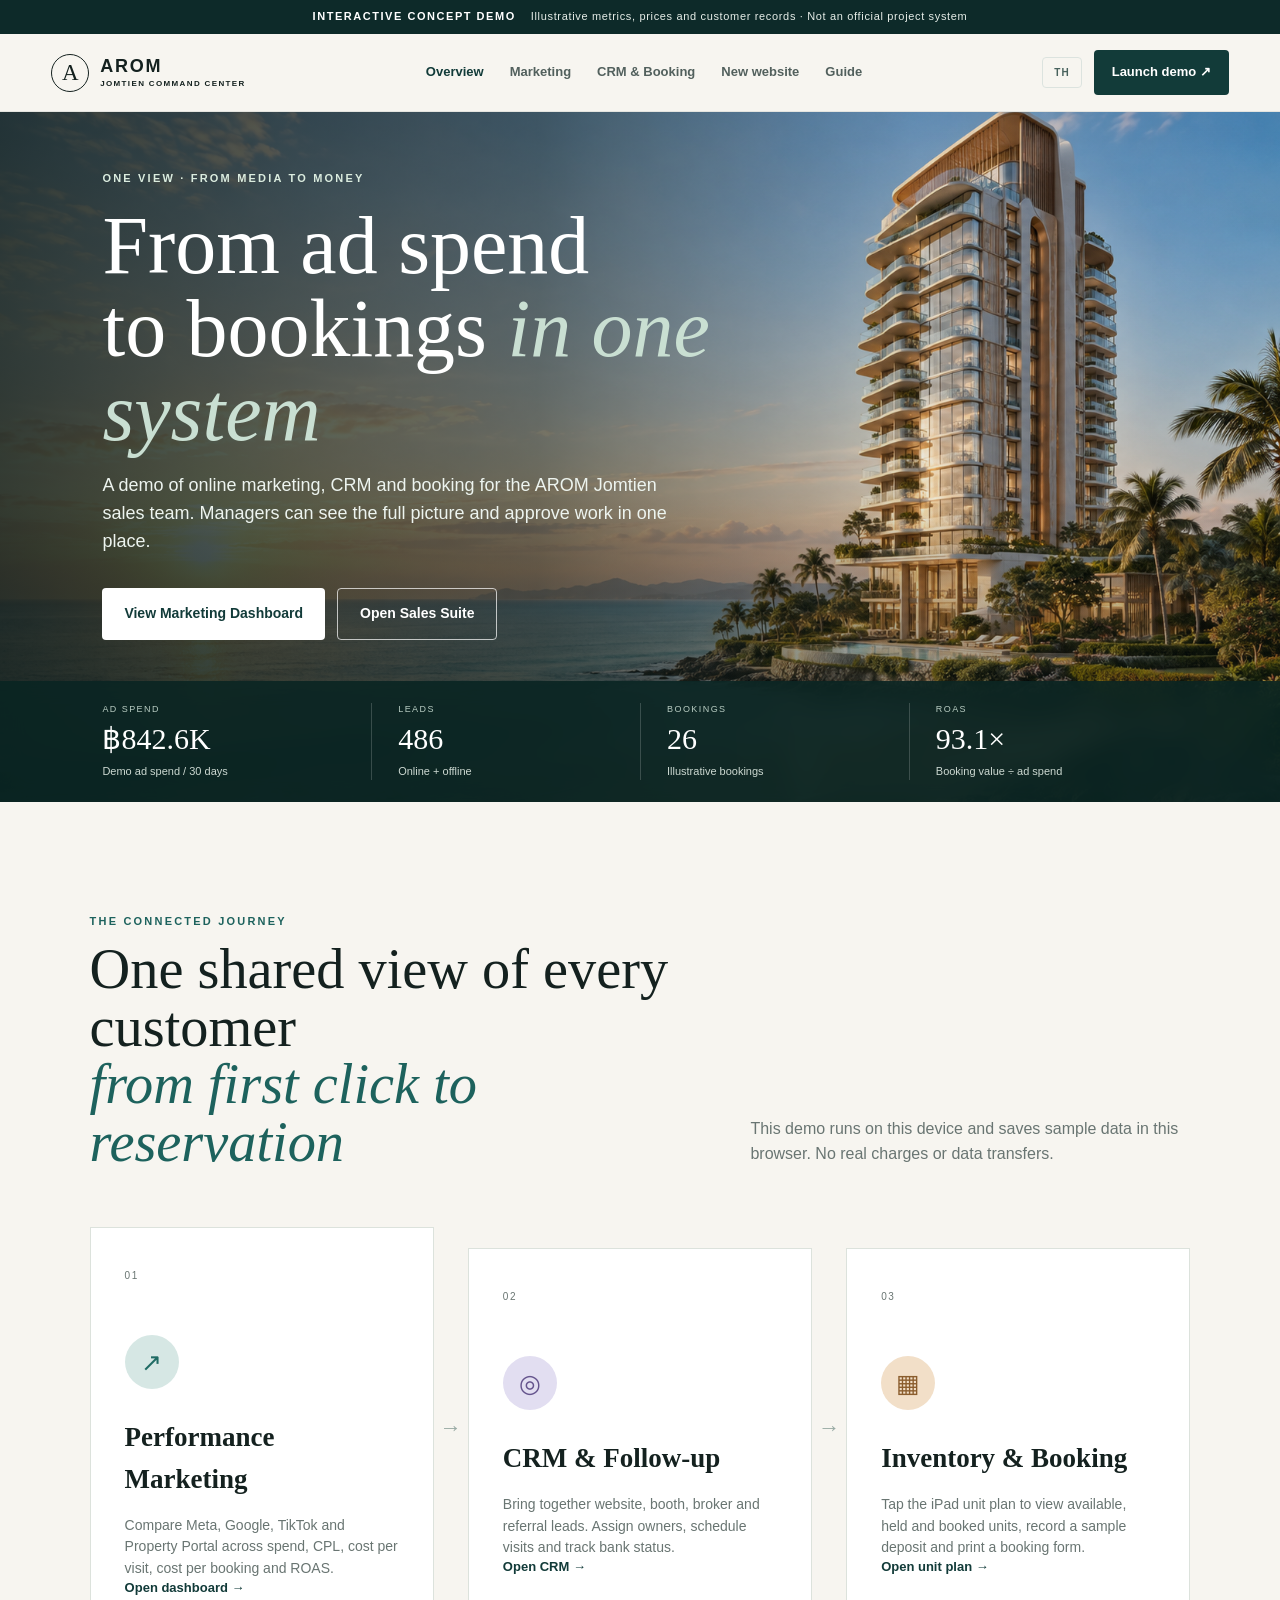
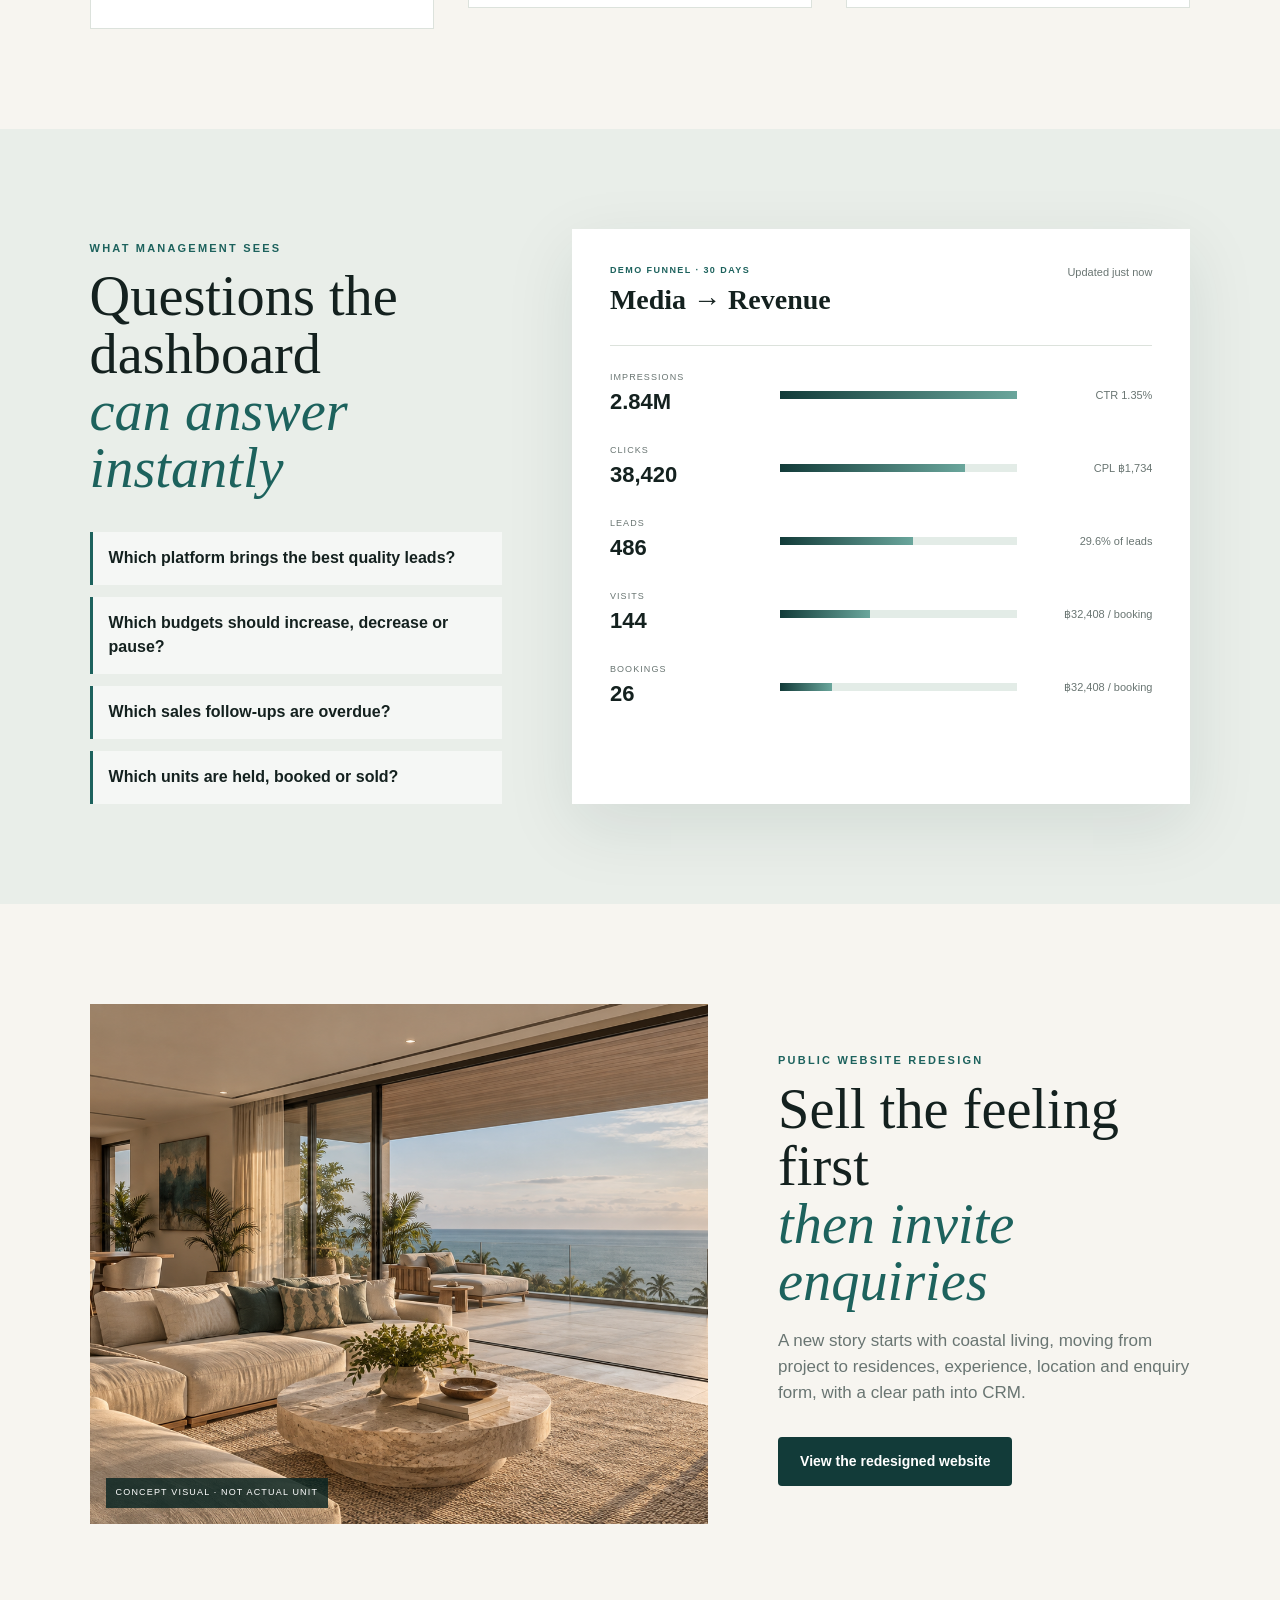
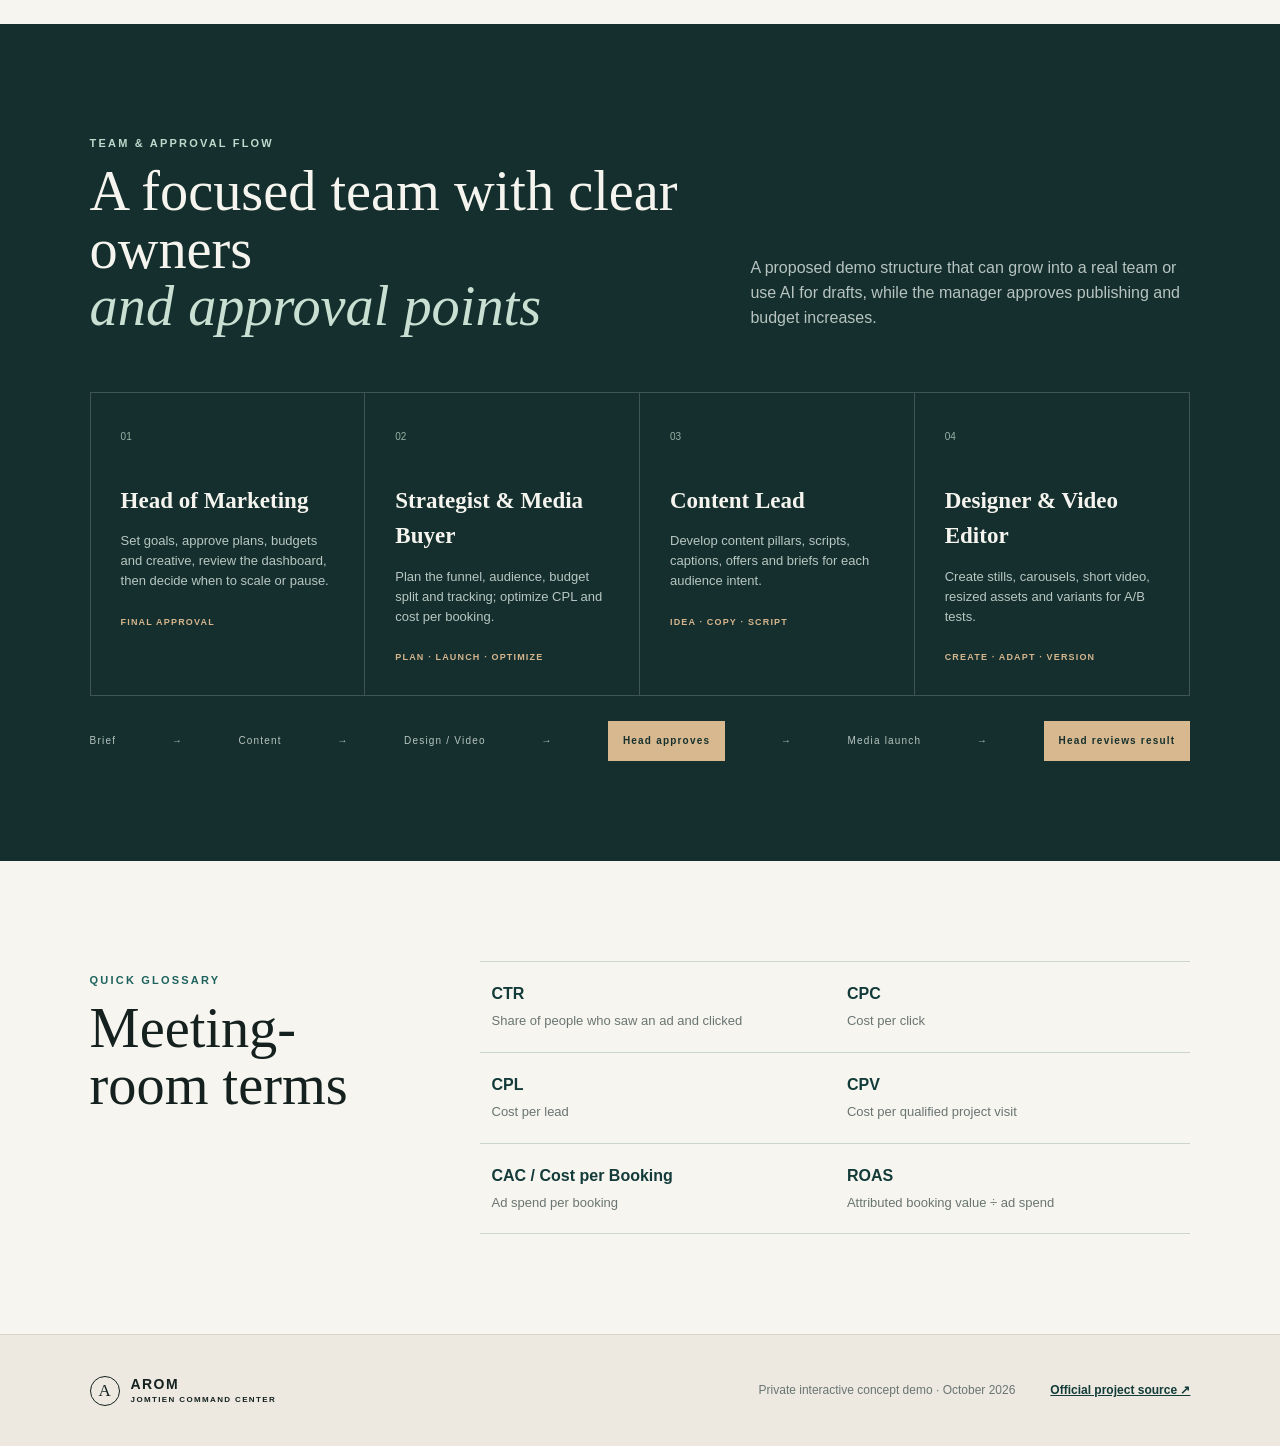
<file: app/index.html>
<!doctype html>
<html lang="th">
<head>
  <meta charset="utf-8">
  <meta name="viewport" content="width=device-width, initial-scale=1">
  <meta name="theme-color" content="#123b39">
  <meta name="description" content="AROM Jomtien Digital Sales Command Center — interactive concept demo">
  <title>AROM Jomtien · Digital Sales Command Center</title>
  <link rel="stylesheet" href="styles.css">
</head>
<body>
  <div class="demo-banner"><b>INTERACTIVE CONCEPT DEMO</b><span>ข้อมูลผลลัพธ์ ราคา และรายชื่อลูกค้าเป็นข้อมูลสมมติ · ไม่ใช่ระบบทางการของโครงการ</span></div>
  <header class="topbar">
    <a class="brand" href="index.html" aria-label="AROM demo home"><span>A</span><b>AROM<small>JOMTIEN COMMAND CENTER</small></b></a>
    <nav aria-label="Demo modules">
      <a class="active" href="index.html">ภาพรวม</a>
      <a href="marketing/index.html">ยิงแอด</a>
      <a href="crm/index.html">CRM & จอง</a>
      <a href="website/index.html">เว็บไซต์ใหม่</a>
      <a href="guide/index.html">คู่มือ</a>
    </nav>
    <div class="header-actions"><button class="language-toggle" type="button" aria-label="Switch language">EN</button><a class="launch" href="marketing/index.html">เริ่มเดโม่ <span>↗</span></a></div>
  </header>

  <main>
    <section class="hero">
      <div class="hero-image" role="img" aria-label="ภาพคอนเซ็ปต์คอนโดริมทะเลเพื่อการสาธิต"></div>
      <div class="hero-overlay"></div>
      <div class="hero-copy">
        <p class="eyebrow">ONE VIEW · FROM MEDIA TO MONEY</p>
        <h1>จากงบโฆษณา<br>ถึงยอดจอง <em>ในระบบเดียว</em></h1>
        <p>เดโม่ระบบการตลาดออนไลน์, CRM และการจองสำหรับทีมขาย AROM Jomtien ที่หัวหน้ามองเห็นภาพรวมและอนุมัติงานได้ในจุดเดียว</p>
        <div class="hero-actions"><a class="button primary" href="marketing/index.html">ดู Marketing Dashboard</a><a class="button ghost" href="crm/index.html">เปิด Sales Suite</a></div>
      </div>
      <div class="hero-proof">
        <div><small>AD SPEND</small><strong>฿842.6K</strong><span>งบโฆษณาเดโม่ / 30 วัน</span></div>
        <div><small>LEADS</small><strong>486</strong><span>จากออนไลน์ + ออฟไลน์</span></div>
        <div><small>BOOKINGS</small><strong>26</strong><span>ยอดจองสมมติ</span></div>
        <div><small>ROAS</small><strong>93.1×</strong><span>Booking value ÷ ad spend</span></div>
      </div>
    </section>

    <section class="section journey" id="journey">
      <div class="section-head"><div><p class="eyebrow dark">THE CONNECTED JOURNEY</p><h2>ทุกทีมเห็นลูกค้าคนเดียวกัน<br><em>ตั้งแต่คลิกแรกจนออกใบจอง</em></h2></div><p>เดโม่ทำงานบนเครื่องนี้และบันทึกข้อมูลทดลองในเบราว์เซอร์ ไม่มีการตัดเงินจริง ไม่มีการส่งข้อมูลออกนอกเครื่อง</p></div>
      <div class="journey-grid">
        <a class="module-card marketing" href="marketing/index.html"><span class="step">01</span><div class="module-icon">↗</div><h3>Performance Marketing</h3><p>เทียบ Meta, Google, TikTok และ Property Portal พร้อม Spend, CPL, Cost per Visit, Cost per Booking และ ROAS</p><span class="open">เปิด dashboard →</span></a>
        <div class="connector">→</div>
        <a class="module-card crm" href="crm/index.html"><span class="step">02</span><div class="module-icon">◎</div><h3>CRM & Follow-up</h3><p>รวม lead จากเว็บ, บูธ, นายหน้า และ referral กำหนดเจ้าของงาน นัด visit และติดตามสถานะธนาคาร</p><span class="open">เปิด CRM →</span></a>
        <div class="connector">→</div>
        <a class="module-card booking" href="crm/index.html#inventory"><span class="step">03</span><div class="module-icon">▦</div><h3>Inventory & Booking</h3><p>แตะผังห้องบน iPad ดูสถานะ สนใจ/hold/จอง บันทึกเงินจองจำลอง และพิมพ์ใบจองได้ทันที</p><span class="open">เปิดผังห้อง →</span></a>
      </div>
    </section>

    <section class="section metrics">
      <div class="metric-story">
        <p class="eyebrow dark">WHAT MANAGEMENT SEES</p>
        <h2>คำถามที่ dashboard<br><em>ตอบได้ทันที</em></h2>
        <div class="questions"><span>แพลตฟอร์มไหนได้ lead คุณภาพดีที่สุด?</span><span>งบไหนควรเพิ่ม ลด หรือหยุด?</span><span>sales คนไหน follow-up ค้าง?</span><span>ห้องไหนกำลังถูกถือ จอง หรือขายแล้ว?</span></div>
      </div>
      <div class="funnel-card">
        <div class="funnel-head"><div><small>DEMO FUNNEL · 30 DAYS</small><b>Media → Revenue</b></div><span>Updated just now</span></div>
        <div class="funnel-line"><div><small>IMPRESSIONS</small><strong>2.84M</strong></div><i style="--w:100%"></i><span>100%</span></div>
        <div class="funnel-line"><div><small>CLICKS</small><strong>38,420</strong></div><i style="--w:78%"></i><span>CTR 1.35%</span></div>
        <div class="funnel-line"><div><small>LEADS</small><strong>486</strong></div><i style="--w:56%"></i><span>CPL ฿1,734</span></div>
        <div class="funnel-line"><div><small>VISITS</small><strong>144</strong></div><i style="--w:38%"></i><span>29.6% of leads</span></div>
        <div class="funnel-line"><div><small>BOOKINGS</small><strong>26</strong></div><i style="--w:22%"></i><span>฿32,408 / booking</span></div>
      </div>
    </section>

    <section class="section website-tease">
      <div class="tease-image"><span>CONCEPT VISUAL · NOT ACTUAL UNIT</span></div>
      <div class="tease-copy"><p class="eyebrow dark">PUBLIC WEBSITE REDESIGN</p><h2>ขาย “ความรู้สึก” ก่อน<br><em>ขอข้อมูลลูกค้า</em></h2><p>โครงสร้างใหม่เริ่มจากคุณค่าของชีวิตริมทะเล สร้างลำดับเรื่องจากโครงการ → รูปแบบห้อง → ประสบการณ์ → ทำเล → แบบฟอร์ม เพื่อให้ CTA ชัดและต่อเข้า CRM ได้</p><a class="button dark" href="website/index.html">ดูเว็บไซต์เวอร์ชันใหม่</a></div>
    </section>

    <section class="section team">
      <div class="section-head"><div><p class="eyebrow dark">TEAM & APPROVAL FLOW</p><h2>ทีมเล็ก แต่มีเจ้าของงาน<br><em>และจุดอนุมัติชัดเจน</em></h2></div><p>โครงสร้างเสนอสำหรับเดโม่ สามารถขยายเป็นทีมจริงหรือใช้ AI ช่วยร่างงาน โดยหัวหน้าคงสิทธิ์อนุมัติก่อนเผยแพร่และก่อนเพิ่มงบ</p></div>
      <div class="team-grid">
        <article><span>01</span><h3>Head of Marketing</h3><p>ตั้งเป้า, อนุมัติแผน/งบ/creative, ตรวจ dashboard และตัดสินใจ scale หรือ pause</p><b>FINAL APPROVAL</b></article>
        <article><span>02</span><h3>Strategist & Media Buyer</h3><p>วาง funnel, audience, budget split, tracking และ optimize CPL / Cost per Booking</p><b>PLAN · LAUNCH · OPTIMIZE</b></article>
        <article><span>03</span><h3>Content Lead</h3><p>คิด content pillar, script, caption, offer และ brief ให้ตรง intent ของแต่ละกลุ่ม</p><b>IDEA · COPY · SCRIPT</b></article>
        <article><span>04</span><h3>Designer & Video Editor</h3><p>ทำภาพนิ่ง, carousel, short video, resize และ variant เพื่อ A/B test</p><b>CREATE · ADAPT · VERSION</b></article>
      </div>
      <div class="approval-flow"><span>BRIEF</span><i>→</i><span>CONTENT</span><i>→</i><span>DESIGN / VIDEO</span><i>→</i><strong>HEAD APPROVES</strong><i>→</i><span>MEDIA LAUNCH</span><i>→</i><strong>HEAD REVIEWS RESULT</strong></div>
    </section>

    <section class="section glossary">
      <div><p class="eyebrow dark">QUICK GLOSSARY</p><h2>ศัพท์ที่ใช้ในห้องประชุม</h2></div>
      <dl><div><dt>CTR</dt><dd>อัตราคนเห็นแล้วคลิก</dd></div><div><dt>CPC</dt><dd>ค่าใช้จ่ายต่อคลิก</dd></div><div><dt>CPL</dt><dd>ค่าใช้จ่ายต่อ lead</dd></div><div><dt>CPV</dt><dd>ค่าใช้จ่ายต่อลูกค้า visit โครงการ</dd></div><div><dt>CAC / Cost per Booking</dt><dd>ค่าโฆษณาต่อหนึ่งยอดจอง</dd></div><div><dt>ROAS</dt><dd>มูลค่าจองที่อ้างอิงโฆษณา ÷ ค่าโฆษณา</dd></div></dl>
    </section>
  </main>
  <footer><div class="brand mini"><span>A</span><b>AROM<small>JOMTIEN COMMAND CENTER</small></b></div><p>Private interactive concept demo · October 2026</p><a href="https://www.coloursdevelopment.com/aromjomtien/" target="_blank" rel="noreferrer">Official project source ↗</a></footer>
  <script>
    (() => {
      const copy = [
        ['.demo-banner b','เดโม่แนวคิดแบบอินเทอร์แอคทีฟ'],['.demo-banner span','ตัวเลข ราคา และรายชื่อลูกค้าเป็นข้อมูลสมมติ · ไม่ใช่ระบบทางการของโครงการ'],['.brand[aria-label]','AROM demo home'],['.topbar nav',''],
        ['.topbar nav a:nth-child(1)','ภาพรวม'],['.topbar nav a:nth-child(2)','การตลาด'],['.topbar nav a:nth-child(3)','CRM และการจอง'],['.topbar nav a:nth-child(4)','เว็บไซต์ใหม่'],['.topbar nav a:nth-child(5)','คู่มือ'],['.launch','เริ่มเดโม่ <span>↗</span>'],
        ['.hero-image',''],['.hero-copy .eyebrow','มุมมองเดียว · จากสื่อโฆษณาสู่รายได้'],['.hero-copy h1','จากงบโฆษณา<br>ถึงยอดจอง <em>ในระบบเดียว</em>'],['.hero-copy>p:not(.eyebrow)','เดโม่ระบบการตลาดออนไลน์, CRM และการจองสำหรับทีมขาย AROM Jomtien ที่หัวหน้ามองเห็นภาพรวมและอนุมัติงานได้ในจุดเดียว'],['.hero-actions .primary','ดู Marketing Dashboard'],['.hero-actions .ghost','เปิด Sales Suite'],['.hero-proof div:nth-child(1) span','งบโฆษณาเดโม่ / 30 วัน'],['.hero-proof div:nth-child(2) span','จากออนไลน์ + ออฟไลน์'],['.hero-proof div:nth-child(3) span','ยอดจองสมมติ'],['.hero-proof div:nth-child(4) span','มูลค่าจอง ÷ งบโฆษณา'],
        ['.journey .eyebrow','เส้นทางลูกค้าที่เชื่อมต่อกัน'],['.journey h2','ทุกทีมเห็นลูกค้าคนเดียวกัน<br><em>ตั้งแต่คลิกแรกจนออกใบจอง</em>'],['.journey .section-head>p','เดโม่ทำงานบนเครื่องนี้และบันทึกข้อมูลทดลองในเบราว์เซอร์ ไม่มีการตัดเงินจริง ไม่มีการส่งข้อมูลออกนอกเครื่อง'],['.module-card.marketing h3','การตลาดเชิงประสิทธิภาพ'],['.module-card.marketing p','เปรียบเทียบ Meta, Google, TikTok และ Property Portal พร้อม Spend, CPL, Cost per Visit, Cost per Booking และ ROAS'],['.module-card.marketing .open','เปิดแดชบอร์ด →'],['.module-card.crm h3','CRM และการติดตามผล'],['.module-card.crm p','รวม lead จากเว็บ, บูธ, นายหน้า และ referral กำหนดผู้รับผิดชอบ นัดหมายเข้าชม และติดตามสถานะธนาคาร'],['.module-card.crm .open','เปิด CRM →'],['.module-card.booking h3','ห้องพักและการจอง'],['.module-card.booking p','แตะผังห้องบน iPad ดูสถานะ สนใจ/hold/จอง บันทึกเงินจองจำลอง และพิมพ์ใบจองได้ทันที'],['.module-card.booking .open','เปิดผังห้อง →'],
        ['.metrics .eyebrow','สิ่งที่ผู้บริหารเห็น'],['.metric-story h2','คำถามที่แดชบอร์ด<br><em>ตอบได้ทันที</em>'],['.questions span:nth-child(1)','แพลตฟอร์มไหนได้ lead คุณภาพดีที่สุด?'],['.questions span:nth-child(2)','งบไหนควรเพิ่ม ลด หรือหยุด?'],['.questions span:nth-child(3)','พนักงานขายคนไหนติดตามลูกค้าค้างอยู่?'],['.questions span:nth-child(4)','ห้องไหนกำลังถูกถือ จอง หรือขายแล้ว?'],['.funnel-head>div small','กรวยการตลาดตัวอย่าง · 30 วัน'],['.funnel-head>div b','สื่อ → รายได้'],['.funnel-head>span','อัปเดตเมื่อสักครู่'],['.funnel-line:nth-child(1)>span','100%'],['.funnel-line:nth-child(2)>span','CTR 1.35%'],['.funnel-line:nth-child(3)>span','CPL ฿1,734'],['.funnel-line:nth-child(4)>span','29.6% ของ lead'],['.funnel-line:nth-child(5)>span','฿32,408 / การจอง'],
        ['.tease-image span','ภาพแนวคิด · ไม่ใช่ห้องจริง'],['.tease-copy .eyebrow','ปรับโฉมเว็บไซต์โครงการ'],['.tease-copy h2','ขาย “ความรู้สึก” ก่อน<br><em>ขอข้อมูลลูกค้า</em>'],['.tease-copy>p:not(.eyebrow)','โครงสร้างใหม่เริ่มจากคุณค่าของชีวิตริมทะเล สร้างลำดับเรื่องจากโครงการ → รูปแบบห้อง → ประสบการณ์ → ทำเล → แบบฟอร์ม เพื่อให้ CTA ชัดและต่อเข้า CRM ได้'],['.tease-copy .button','ดูเว็บไซต์เวอร์ชันใหม่'],['.team .eyebrow','ทีมและขั้นตอนอนุมัติ'],['.team h2','ทีมเล็ก แต่มีเจ้าของงาน<br><em>และจุดอนุมัติชัดเจน</em>'],['.team .section-head>p','โครงสร้างเสนอสำหรับเดโม่ สามารถขยายเป็นทีมจริงหรือใช้ AI ช่วยร่างงาน โดยหัวหน้าคงสิทธิ์อนุมัติก่อนเผยแพร่และก่อนเพิ่มงบ'],['.team-grid article:nth-child(1) p','ตั้งเป้า อนุมัติแผน/งบ/ชิ้นงาน ตรวจแดชบอร์ด และตัดสินใจเพิ่มหรือลดงบ'],['.team-grid article:nth-child(2) p','วาง funnel, audience, budget split, tracking และปรับ CPL / Cost per Booking'],['.team-grid article:nth-child(3) p','คิด content pillar, script, caption, offer และ brief ให้ตรง intent ของแต่ละกลุ่ม'],['.team-grid article:nth-child(4) p','ทำภาพนิ่ง, carousel, short video, ปรับขนาดและทำ variant เพื่อ A/B test'],['.glossary .eyebrow','คำศัพท์ฉบับย่อ'],['.glossary h2','ศัพท์ที่ใช้ในห้องประชุม'],['footer p','เดโม่แนวคิดแบบอินเทอร์แอคทีฟส่วนตัว · ตุลาคม 2026'],['footer a','แหล่งข้อมูลโครงการอย่างเป็นทางการ ↗']
      ];
      const extraCopy = [
        ['.team-grid article:nth-child(1) h3','หัวหน้าฝ่ายการตลาด'],['.team-grid article:nth-child(2) h3','นักกลยุทธ์และผู้ซื้อสื่อ'],['.team-grid article:nth-child(3) h3','หัวหน้าฝ่ายคอนเทนต์'],['.team-grid article:nth-child(4) h3','นักออกแบบและตัดต่อวิดีโอ'],
        ['.approval-flow span:nth-of-type(1)','บรีฟ'],['.approval-flow span:nth-of-type(2)','คอนเทนต์'],['.approval-flow span:nth-of-type(3)','ออกแบบ / วิดีโอ'],['.approval-flow strong:nth-of-type(1)','หัวหน้าอนุมัติ'],['.approval-flow span:nth-of-type(4)','เริ่มแคมเปญ'],['.approval-flow strong:nth-of-type(2)','หัวหน้าตรวจผล'],
        ['.glossary dl div:nth-child(1) dd','สัดส่วนผู้เห็นโฆษณาแล้วคลิก'],['.glossary dl div:nth-child(2) dd','ค่าใช้จ่ายต่อคลิก'],['.glossary dl div:nth-child(3) dd','ค่าใช้จ่ายต่อลูกค้าเป้าหมาย'],['.glossary dl div:nth-child(4) dd','ค่าใช้จ่ายต่อลูกค้าเข้าชมโครงการ'],['.glossary dl div:nth-child(5) dd','ค่าโฆษณาต่อหนึ่งยอดจอง'],['.glossary dl div:nth-child(6) dd','มูลค่าจองที่อ้างอิง ÷ ค่าโฆษณา']
      ];
      copy.push(...extraCopy);
      const english = new Map([
        ['.demo-banner b','INTERACTIVE CONCEPT DEMO'],['.demo-banner span','Illustrative metrics, prices and customer records · Not an official project system'],['.topbar nav a:nth-child(1)','Overview'],['.topbar nav a:nth-child(2)','Marketing'],['.topbar nav a:nth-child(3)','CRM & Booking'],['.topbar nav a:nth-child(4)','New website'],['.topbar nav a:nth-child(5)','Guide'],['.launch','Launch demo <span>↗</span>'],
        ['.hero-copy .eyebrow','ONE VIEW · FROM MEDIA TO MONEY'],['.hero-copy h1','From ad spend<br>to bookings <em>in one system</em>'],['.hero-copy>p:not(.eyebrow)','A demo of online marketing, CRM and booking for the AROM Jomtien sales team. Managers can see the full picture and approve work in one place.'],['.hero-actions .primary','View Marketing Dashboard'],['.hero-actions .ghost','Open Sales Suite'],['.hero-proof div:nth-child(1) span','Demo ad spend / 30 days'],['.hero-proof div:nth-child(2) span','Online + offline'],['.hero-proof div:nth-child(3) span','Illustrative bookings'],['.hero-proof div:nth-child(4) span','Booking value ÷ ad spend'],
        ['.journey .eyebrow','THE CONNECTED JOURNEY'],['.journey h2','One shared view of every customer<br><em>from first click to reservation</em>'],['.journey .section-head>p','This demo runs on this device and saves sample data in this browser. No real charges or data transfers.'],['.module-card.marketing h3','Performance Marketing'],['.module-card.marketing p','Compare Meta, Google, TikTok and Property Portal across spend, CPL, cost per visit, cost per booking and ROAS.'],['.module-card.marketing .open','Open dashboard →'],['.module-card.crm h3','CRM & Follow-up'],['.module-card.crm p','Bring together website, booth, broker and referral leads. Assign owners, schedule visits and track bank status.'],['.module-card.crm .open','Open CRM →'],['.module-card.booking h3','Inventory & Booking'],['.module-card.booking p','Tap the iPad unit plan to view available, held and booked units, record a sample deposit and print a booking form.'],['.module-card.booking .open','Open unit plan →'],
        ['.metrics .eyebrow','WHAT MANAGEMENT SEES'],['.metric-story h2','Questions the dashboard<br><em>can answer instantly</em>'],['.questions span:nth-child(1)','Which platform brings the best quality leads?'],['.questions span:nth-child(2)','Which budgets should increase, decrease or pause?'],['.questions span:nth-child(3)','Which sales follow-ups are overdue?'],['.questions span:nth-child(4)','Which units are held, booked or sold?'],['.funnel-head>div small','DEMO FUNNEL · 30 DAYS'],['.funnel-head>div b','Media → Revenue'],['.funnel-head>span','Updated just now'],['.funnel-line:nth-child(1)>span','100%'],['.funnel-line:nth-child(2)>span','CTR 1.35%'],['.funnel-line:nth-child(3)>span','CPL ฿1,734'],['.funnel-line:nth-child(4)>span','29.6% of leads'],['.funnel-line:nth-child(5)>span','฿32,408 / booking'],
        ['.tease-image span','CONCEPT VISUAL · NOT ACTUAL UNIT'],['.tease-copy .eyebrow','PUBLIC WEBSITE REDESIGN'],['.tease-copy h2','Sell the feeling first<br><em>then invite enquiries</em>'],['.tease-copy>p:not(.eyebrow)','A new story starts with coastal living, moving from project to residences, experience, location and enquiry form, with a clear path into CRM.'],['.tease-copy .button','View the redesigned website'],['.team .eyebrow','TEAM & APPROVAL FLOW'],['.team h2','A focused team with clear owners<br><em>and approval points</em>'],['.team .section-head>p','A proposed demo structure that can grow into a real team or use AI for drafts, while the manager approves publishing and budget increases.'],['.team-grid article:nth-child(1) p','Set goals, approve plans, budgets and creative, review the dashboard, then decide when to scale or pause.'],['.team-grid article:nth-child(2) p','Plan the funnel, audience, budget split and tracking; optimize CPL and cost per booking.'],['.team-grid article:nth-child(3) p','Develop content pillars, scripts, captions, offers and briefs for each audience intent.'],['.team-grid article:nth-child(4) p','Create stills, carousels, short video, resized assets and variants for A/B tests.'],['.glossary .eyebrow','QUICK GLOSSARY'],['.glossary h2','Meeting-room terms'],['footer p','Private interactive concept demo · October 2026'],['footer a','Official project source ↗']
      ]);
      const englishExtra = ['Head of Marketing','Strategist & Media Buyer','Content Lead','Designer & Video Editor','Brief','Content','Design / Video','Head approves','Media launch','Head reviews result','Share of people who saw an ad and clicked','Cost per click','Cost per lead','Cost per qualified project visit','Ad spend per booking','Attributed booking value ÷ ad spend'];
      extraCopy.forEach(([selector], i) => english.set(selector, englishExtra[i]));
      const th = localStorage.getItem('arom_lang') === 'th';
      const toggle = document.querySelector('.language-toggle');
      function setLang(language) {
        const thai = language === 'th'; document.documentElement.lang = language; localStorage.setItem('arom_lang', language);
        copy.forEach(([s, value]) => document.querySelectorAll(s).forEach((n,i) => { if(s !== '.hero-image' && s !== '.topbar nav' && s !== '.brand[aria-label]') n.innerHTML = thai ? value : (english.get(s) || value); }));
        toggle.textContent = thai ? 'EN' : 'TH'; toggle.setAttribute('aria-label', thai ? 'เปลี่ยนภาษาเป็นอังกฤษ' : 'Switch language to Thai');
        document.querySelector('.hero-image').setAttribute('aria-label', thai ? 'ภาพคอนเซ็ปต์คอนโดริมทะเลเพื่อการสาธิต' : 'Illustrative beachfront condominium concept image');
        document.querySelector('.brand').setAttribute('aria-label', thai ? 'หน้าแรก AROM' : 'AROM demo home');
        document.querySelector('.topbar nav').setAttribute('aria-label', thai ? 'โมดูลเดโม่' : 'Demo modules');
        document.title = thai ? 'AROM Jomtien · ศูนย์บัญชาการการขายดิจิทัล' : 'AROM Jomtien · Digital Sales Command Center';
      }
      setLang(th ? 'th' : 'en'); toggle.addEventListener('click', () => setLang(document.documentElement.lang === 'th' ? 'en' : 'th'));
    })();
  </script>
</body>
</html>
</file>
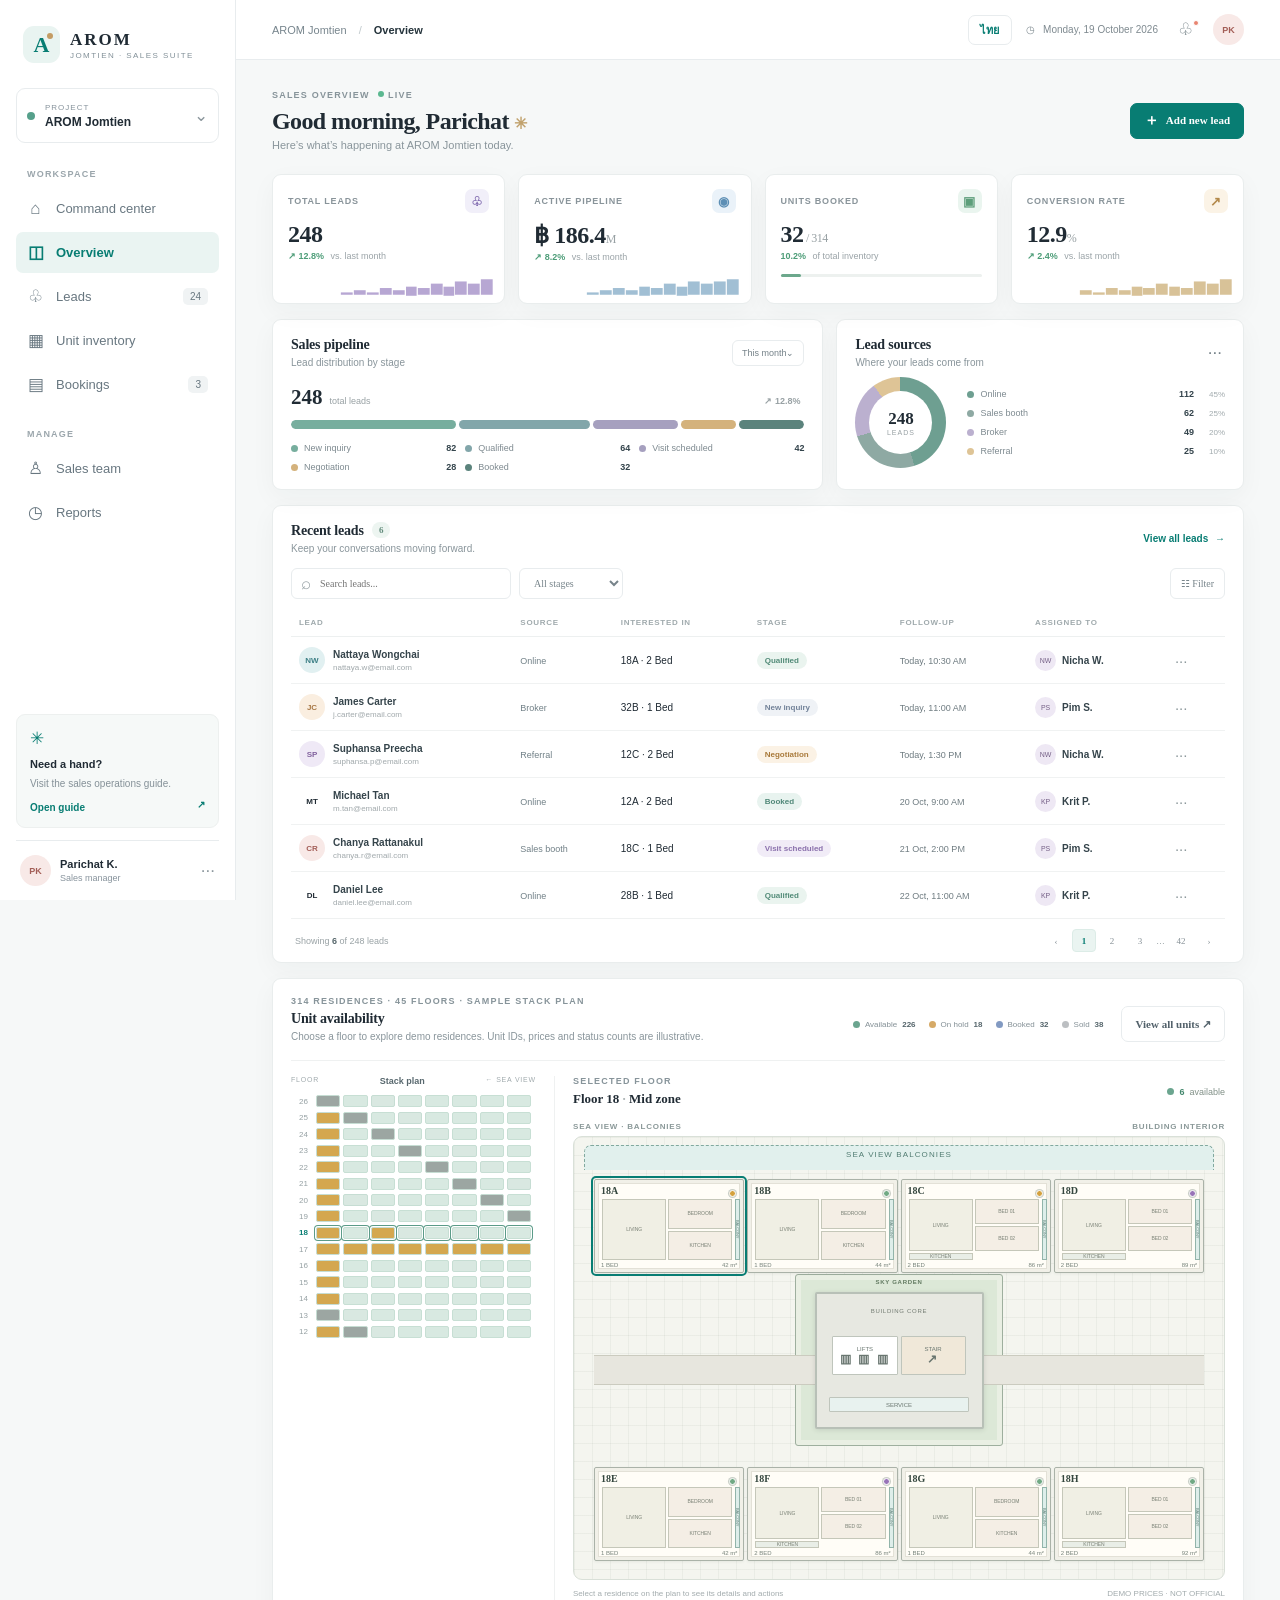
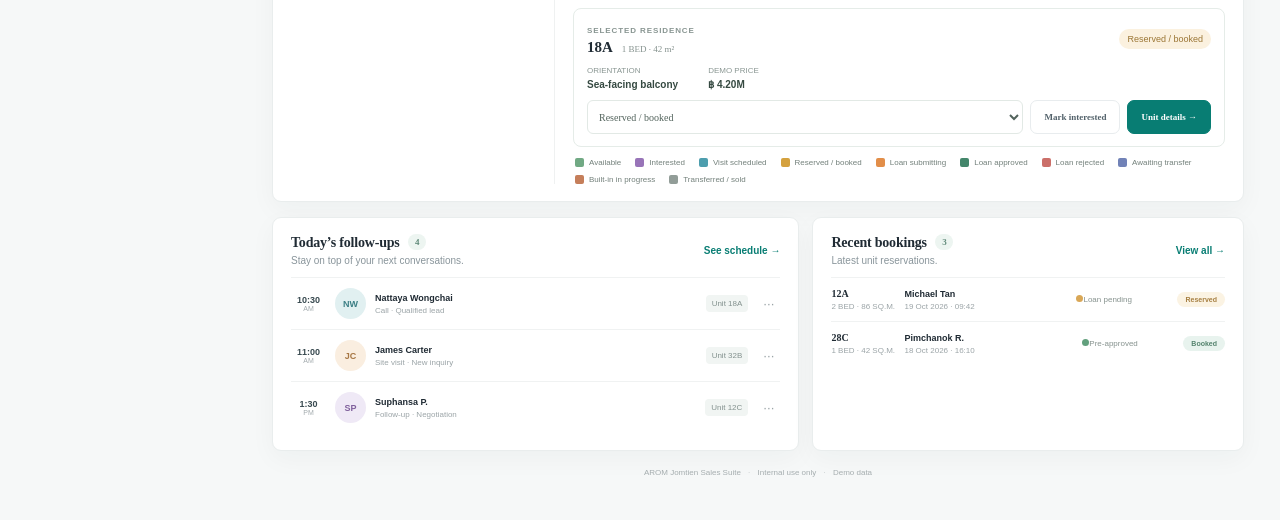
<file: app/crm/index.html>
<!doctype html>
<html lang="en">
<head>
  <meta charset="utf-8"><meta name="viewport" content="width=device-width, initial-scale=1">
  <title>AROM Jomtien · Sales CRM</title>
  <link rel="stylesheet" href="styles.css?v=20261019-3">
</head>
<body>
  <aside class="sidebar">
    <a class="brand" href="#"><span class="brand-mark">A</span><span><b>AROM</b><small>JOMTIEN · SALES SUITE</small></span></a>
    <div class="project-switch"><span class="project-dot"></span><span><small>PROJECT</small><b>AROM Jomtien</b></span><span class="chevron">⌄</span></div>
    <nav><div class="nav-label">WORKSPACE</div>
      <a class="nav-item" href="../index.html"><span>⌂</span> Command center</a>
      <a class="nav-item active" href="#dashboard"><span>◫</span> Overview</a>
      <a class="nav-item" href="#leads"><span>♧</span> Leads <i>24</i></a>
      <a class="nav-item" href="#inventory"><span>▦</span> Unit inventory</a>
      <a class="nav-item" href="#bookings"><span>▤</span> Bookings <i>3</i></a>
      <div class="nav-label nav-label-spaced">MANAGE</div><a class="nav-item" href="#team"><span>♙</span> Sales team</a><a class="nav-item" href="#reports"><span>◷</span> Reports</a>
    </nav>
    <div class="sidebar-bottom"><div class="help-card"><div class="help-icon">✳</div><b>Need a hand?</b><p>Visit the sales operations guide.</p><a href="../guide/index.html">Open guide <span>↗</span></a></div><div class="user-card"><div class="avatar avatar-rose">PK</div><span><b>Parichat K.</b><small>Sales manager</small></span><span class="chevron">···</span></div></div>
  </aside>
  <main class="main" id="dashboard">
    <header class="topbar"><div class="breadcrumb">AROM Jomtien <span>/</span> <b>Overview</b></div><div class="top-actions"><button class="language-toggle" id="languageToggle" aria-label="Switch language">ไทย</button><span class="today">◷ &nbsp; Monday, 19 October 2026</span><button class="icon-button" aria-label="Notifications">♧<em></em></button><div class="avatar avatar-rose">PK</div></div></header>
    <div class="content">
      <div class="welcome-row"><div><div class="eyebrow">SALES OVERVIEW <span class="live-dot"></span> LIVE</div><h1>Good morning, Parichat <span>✳</span></h1><p>Here’s what’s happening at AROM Jomtien today.</p></div><button class="button primary" id="newLeadBtn"><span>＋</span> Add new lead</button></div>
      <section class="stats-grid">
        <article class="stat-card"><div class="stat-head">TOTAL LEADS <span class="stat-icon violet">♧</span></div><div class="stat-value" id="totalLeads">248</div><div class="stat-foot"><span class="up">↗ 12.8%</span> vs. last month</div><div class="sparkline spark-violet">▁▂▁▃▂▄▃▅▄▆▅▇</div></article>
        <article class="stat-card"><div class="stat-head">ACTIVE PIPELINE <span class="stat-icon blue">◉</span></div><div class="stat-value">฿ 186.4<span class="unit">M</span></div><div class="stat-foot"><span class="up">↗ 8.2%</span> vs. last month</div><div class="sparkline spark-blue">▁▂▃▂▄▃▅▄▆▅▆▇</div></article>
        <article class="stat-card"><div class="stat-head">UNITS BOOKED <span class="stat-icon green">▣</span></div><div class="stat-value">32<span class="unit"> / 314</span></div><div class="stat-foot"><span class="up">10.2%</span> of total inventory</div><div class="mini-progress"><i style="width:10.2%"></i></div></article>
        <article class="stat-card"><div class="stat-head">CONVERSION RATE <span class="stat-icon amber">↗</span></div><div class="stat-value">12.9<span class="unit">%</span></div><div class="stat-foot"><span class="up">↗ 2.4%</span> vs. last month</div><div class="sparkline spark-amber">▂▁▃▂▄▃▅▄▃▆▅▇</div></article>
      </section>
      <section class="overview-grid">
        <article class="panel pipeline-panel"><div class="panel-heading"><div><h2>Sales pipeline</h2><p>Lead distribution by stage</p></div><button class="select-button">This month⌄</button></div><div class="pipeline-total"><b>248</b><span>total leads</span><span class="up">↗ 12.8%</span></div><div class="pipeline-bar"><i class="bar-inquiry"></i><i class="bar-qualified"></i><i class="bar-visit"></i><i class="bar-negotiation"></i><i class="bar-booked"></i></div><div class="stage-legend"><span><i class="dot d1"></i>New inquiry <b>82</b></span><span><i class="dot d2"></i>Qualified <b>64</b></span><span><i class="dot d3"></i>Visit scheduled <b>42</b></span><span><i class="dot d4"></i>Negotiation <b>28</b></span><span><i class="dot d5"></i>Booked <b>32</b></span></div></article>
        <article class="panel source-panel"><div class="panel-heading"><div><h2>Lead sources</h2><p>Where your leads come from</p></div><button class="dots">···</button></div><div class="source-layout"><div class="donut"><div><b>248</b><small>LEADS</small></div></div><div class="source-legend"><span><i class="dot online"></i>Online <b>112</b><small>45%</small></span><span><i class="dot booth"></i>Sales booth <b>62</b><small>25%</small></span><span><i class="dot broker"></i>Broker <b>49</b><small>20%</small></span><span><i class="dot referral"></i>Referral <b>25</b><small>10%</small></span></div></div></article>
      </section>
      <section class="panel leads-panel" id="leads"><div class="panel-heading leads-heading"><div><h2>Recent leads <span class="count-pill" id="leadCount">6</span></h2><p>Keep your conversations moving forward.</p></div><a class="text-link" href="#">View all leads <span>→</span></a></div>
        <div class="table-tools"><div class="search-wrap"><span>⌕</span><input id="searchInput" placeholder="Search leads..."></div><select id="stageFilter"><option value="">All stages</option><option>New inquiry</option><option>Qualified</option><option>Visit scheduled</option><option>Negotiation</option><option>Booked</option></select><button class="filter-btn">☷ <span>Filter</span></button></div>
        <div class="table-scroll"><table><thead><tr><th>LEAD</th><th>SOURCE</th><th>INTERESTED IN</th><th>STAGE</th><th>FOLLOW-UP</th><th>ASSIGNED TO</th><th></th></tr></thead><tbody id="leadRows"></tbody></table></div><div class="table-footer"><span>Showing <b id="showingCount">6</b> of 248 leads</span><div class="pager"><button>‹</button><button class="current-page">1</button><button>2</button><button>3</button><span>…</span><button>42</button><button>›</button></div></div>
      </section>
      <section class="panel inventory-panel" id="inventory"><div class="panel-heading inventory-heading"><div><div class="eyebrow">314 RESIDENCES · 45 FLOORS · SAMPLE STACK PLAN</div><h2>Unit availability</h2><p>Choose a floor to explore demo residences. Unit IDs, prices and status counts are illustrative.</p></div><div class="inventory-actions"><div class="legend-inline"><span><i class="dot available-dot"></i>Available <b>226</b></span><span><i class="dot hold-dot"></i>On hold <b>18</b></span><span><i class="dot booked-dot"></i>Booked <b>32</b></span><span><i class="dot sold-dot"></i>Sold <b>38</b></span></div><button class="button outline" id="allUnitsBtn">View all units ↗</button></div></div>
        <div class="inventory-body"><div class="stack-wrap"><div class="stack-meta"><span>FLOOR</span><span class="stack-name">Stack plan</span><span>← SEA VIEW</span></div><div class="floor-list" id="floorList"></div></div><div class="floor-details"><div class="floor-title"><div><div class="eyebrow">SELECTED FLOOR</div><h3 id="floorTitle">Floor 18 <span>·</span> Mid zone</h3></div><span class="floor-availability"><i class="dot available-dot"></i><b id="floorAvailable">4</b> available</span></div><div class="plan-orientation"><span>SEA VIEW · BALCONIES</span><span>BUILDING INTERIOR</span></div><div class="architectural-plan" id="unitGrid" aria-label="Interactive sample floor plan"></div><div class="unit-hint"><span id="planHint">Select a residence on the plan to see its details and actions</span><span>DEMO PRICES · NOT OFFICIAL</span></div><div class="selected-unit" id="selectedUnit"><div class="selected-unit-empty">Choose a unit shape on the floor plan</div></div><div class="unit-legend" id="unitLegend"></div></div></div>
      </section>
      <div class="bottom-grid"><section class="panel follow-panel"><div class="panel-heading"><div><h2>Today’s follow-ups <span class="count-pill">4</span></h2><p>Stay on top of your next conversations.</p></div><a class="text-link" href="#">See schedule →</a></div><div class="follow-list"><div class="follow-row"><div class="follow-time">10:30<small>AM</small></div><div class="avatar avatar-sky">NW</div><div class="follow-person"><b>Nattaya Wongchai</b><small>Call · Qualified lead</small></div><span class="follow-tag">Unit 18A</span><button>···</button></div><div class="follow-row"><div class="follow-time">11:00<small>AM</small></div><div class="avatar avatar-peach">JC</div><div class="follow-person"><b>James Carter</b><small>Site visit · New inquiry</small></div><span class="follow-tag">Unit 32B</span><button>···</button></div><div class="follow-row"><div class="follow-time">1:30<small>PM</small></div><div class="avatar avatar-lilac">SP</div><div class="follow-person"><b>Suphansa P.</b><small>Follow-up · Negotiation</small></div><span class="follow-tag">Unit 12C</span><button>···</button></div></div></section>
        <section class="panel bookings-panel" id="bookings"><div class="panel-heading"><div><h2>Recent bookings <span class="count-pill">3</span></h2><p>Latest unit reservations.</p></div><a class="text-link" href="#">View all →</a></div><div class="booking-list"><div class="booking-row"><div class="booking-unit"><b>12A</b><small>2 BED · 86 SQ.M.</small></div><div class="booking-buyer"><b>Michael Tan</b><small>19 Oct 2026 · 09:42</small></div><div class="loan-state"><i class="dot loan-pending"></i>Loan pending</div><span class="status-chip status-hold">Reserved</span></div><div class="booking-row"><div class="booking-unit"><b>28C</b><small>1 BED · 42 SQ.M.</small></div><div class="booking-buyer"><b>Pimchanok R.</b><small>18 Oct 2026 · 16:10</small></div><div class="loan-state"><i class="dot loan-ok"></i>Pre-approved</div><span class="status-chip status-booked">Booked</span></div></div></section></div>
      <footer>AROM Jomtien Sales Suite <span>·</span> Internal use only <span>·</span> Demo data</footer>
    </div>
  </main>
  <div class="toast" id="toast" role="status"></div><div class="modal-backdrop" id="modalBackdrop"><section class="modal" role="dialog" aria-modal="true" aria-labelledby="modalTitle"><button class="modal-close" id="modalClose" aria-label="Close">×</button><div id="modalContent"></div></section></div>
  <script src="app.js?v=20261019-3"></script>
</body></html>
</file>
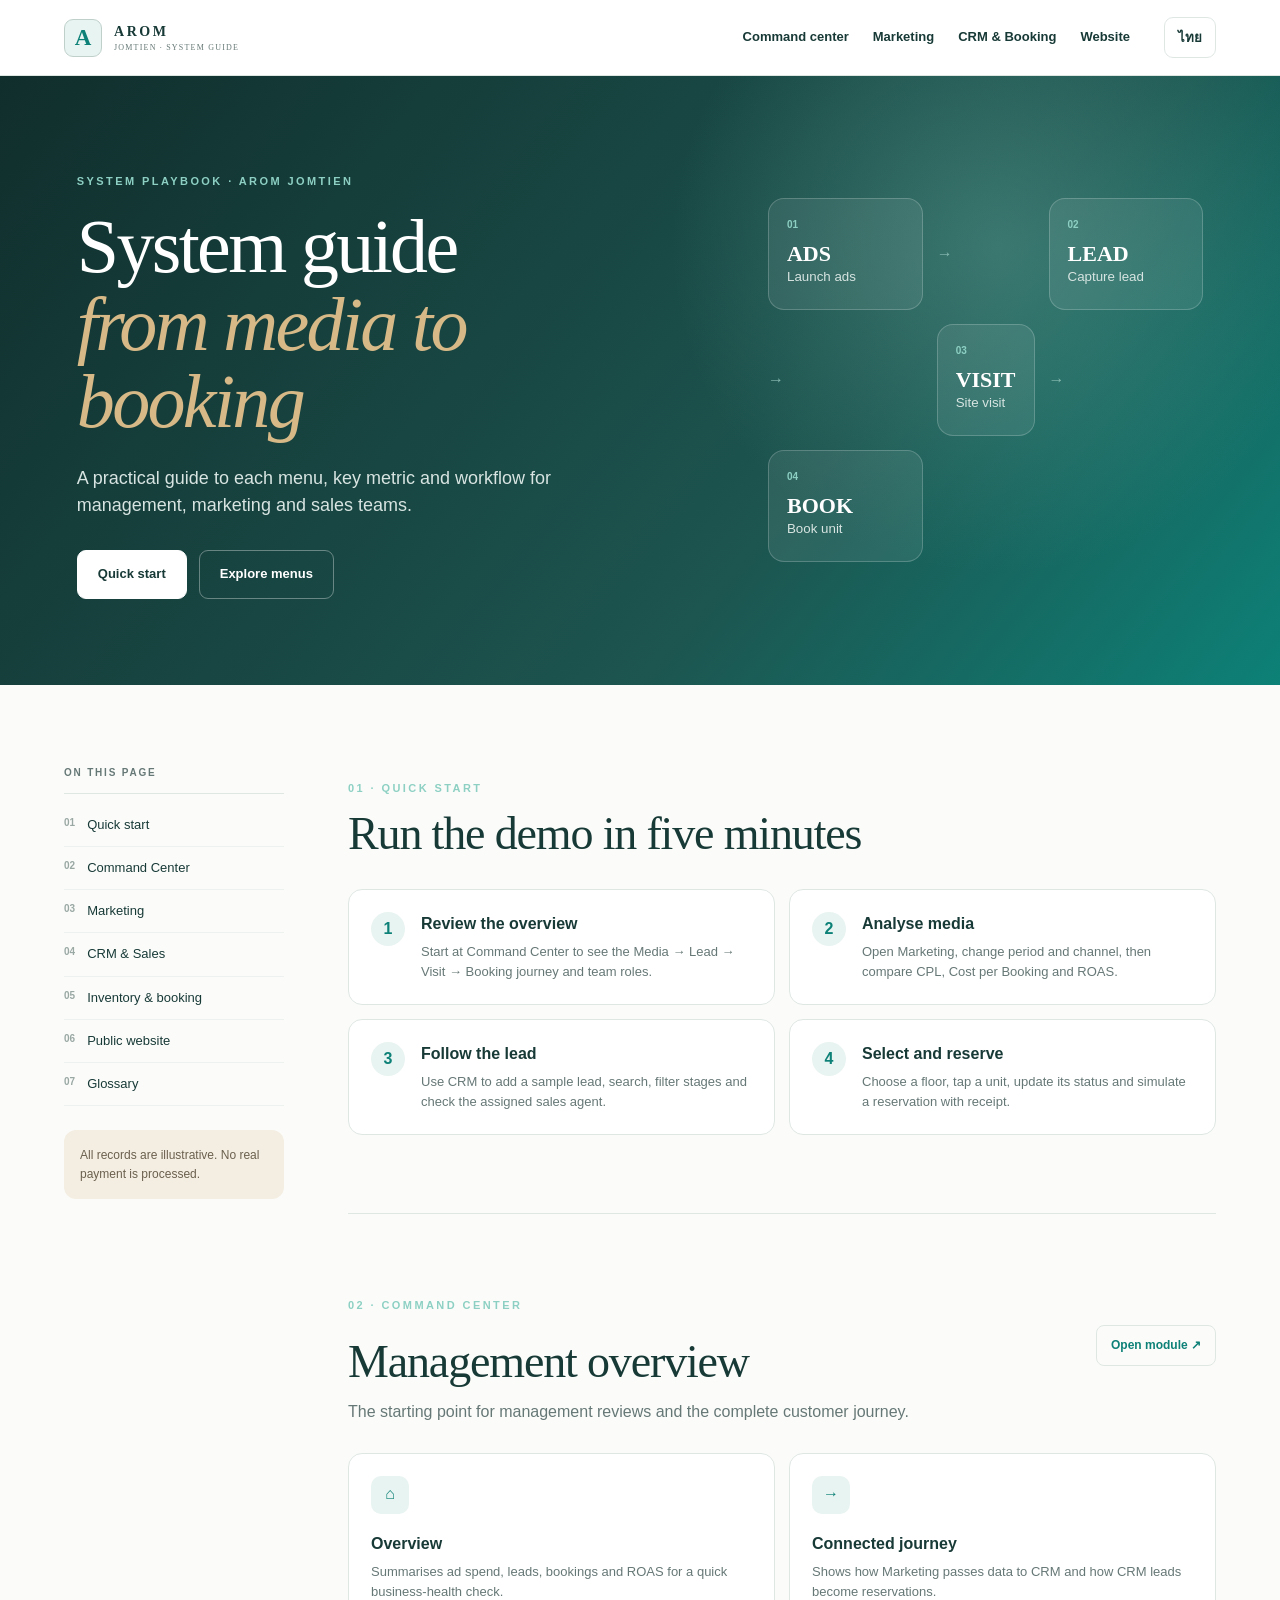
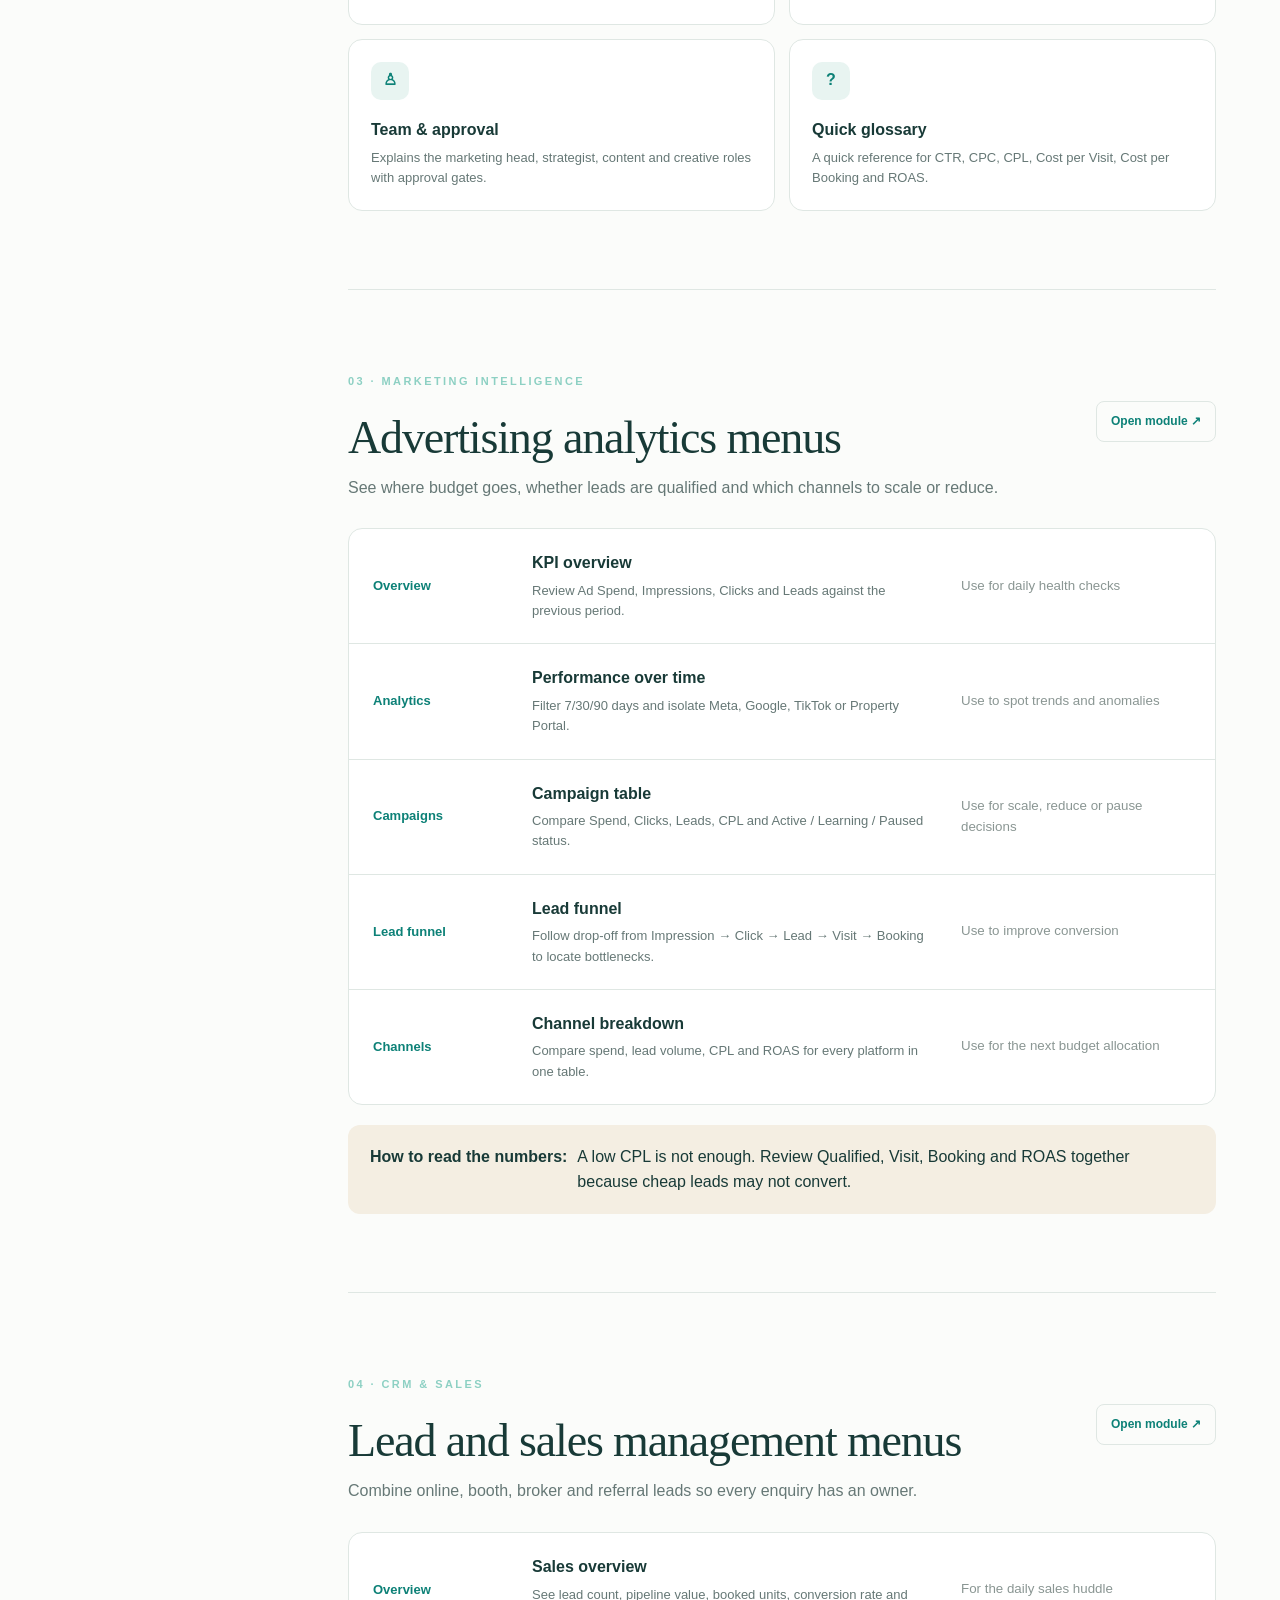
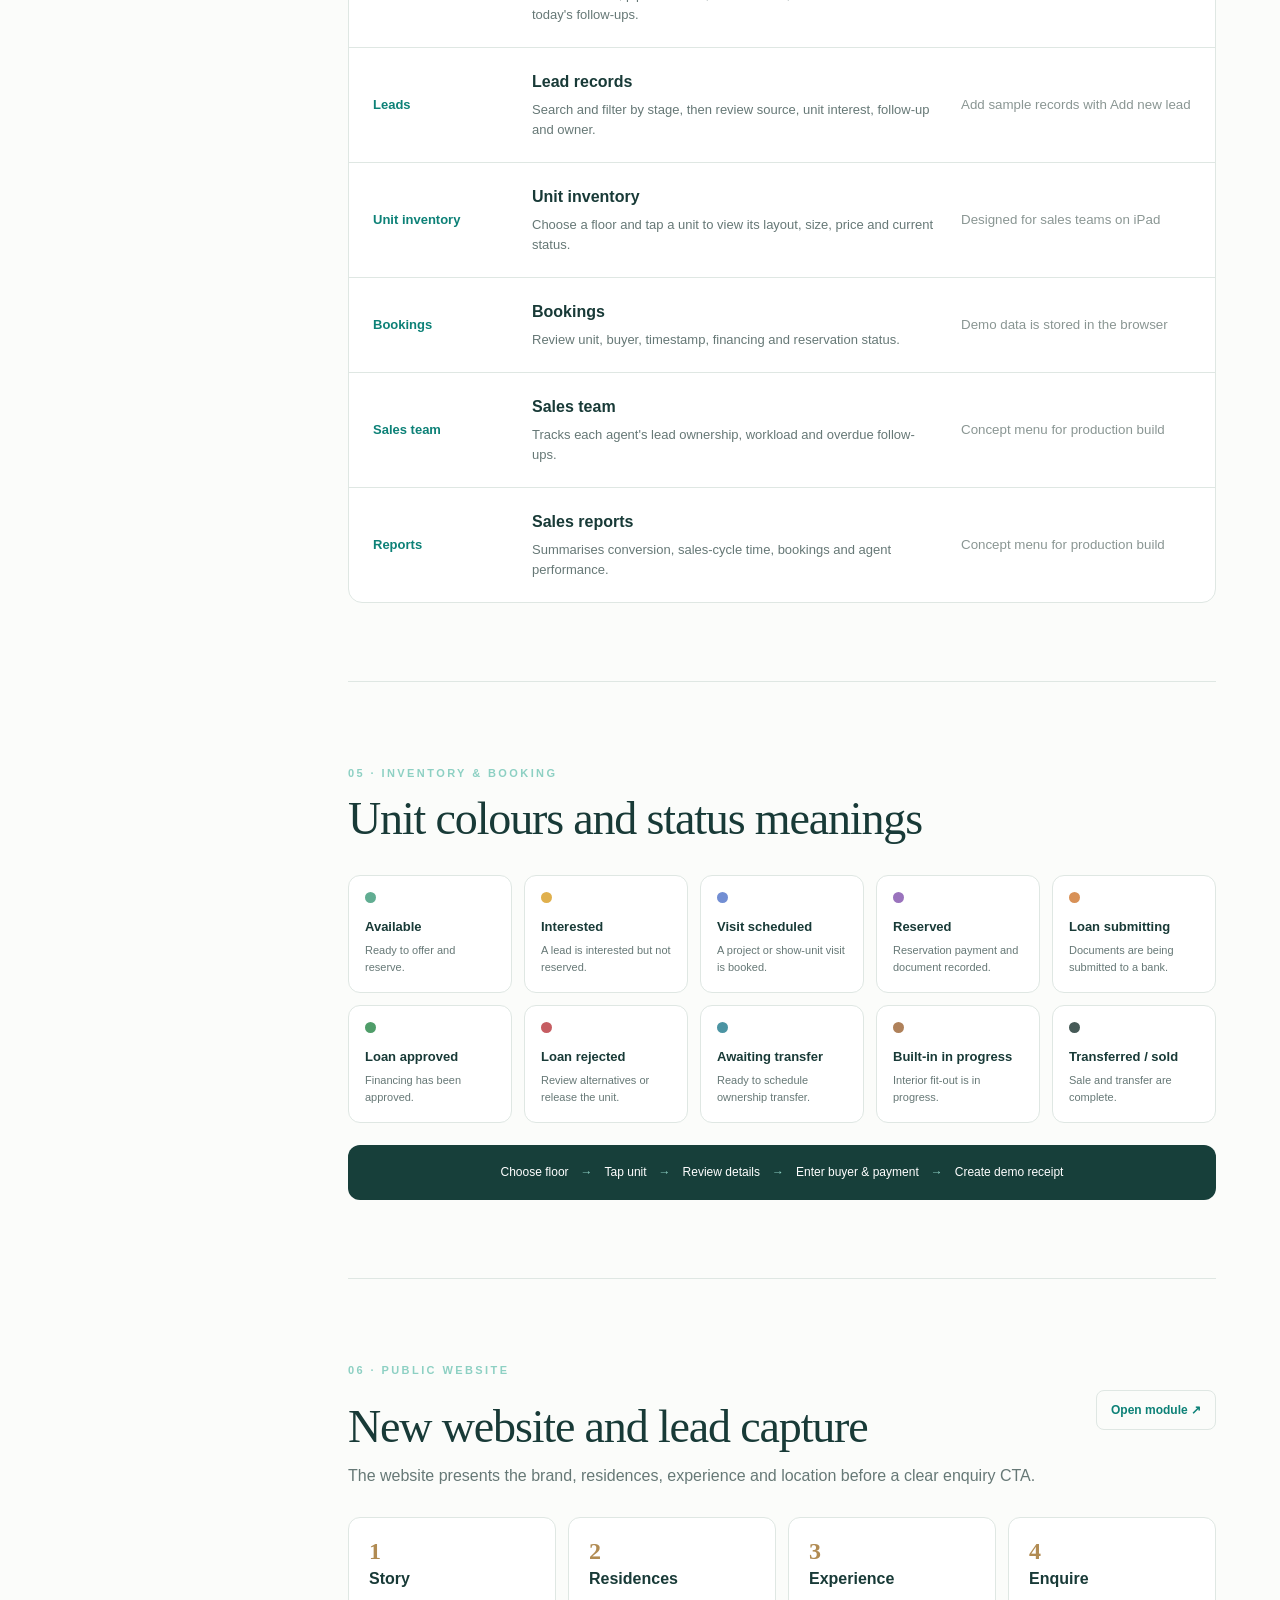
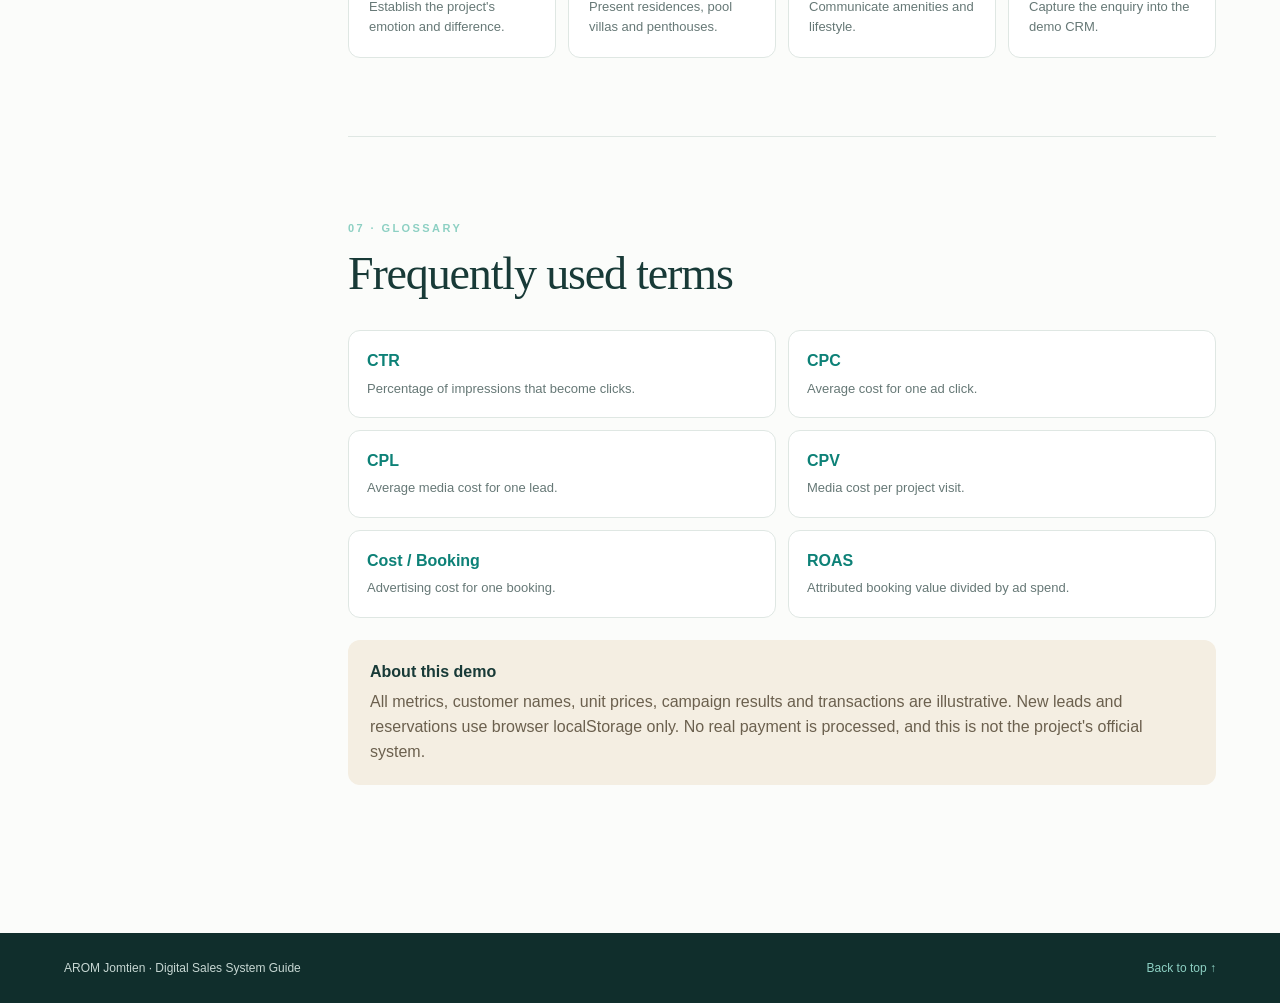
<file: app/guide/index.html>
<!doctype html>
<html lang="th">
<head>
  <meta charset="utf-8">
  <meta name="viewport" content="width=device-width, initial-scale=1">
  <meta name="theme-color" content="#173f3a">
  <meta name="description" content="คู่มือการใช้งาน AROM Jomtien Digital Sales Command Center">
  <title>AROM Jomtien · คู่มือการใช้งาน</title>
  <link rel="stylesheet" href="styles.css?v=20261019-1">
  <link rel="stylesheet" href="responsive.css?v=20261019-1">
</head>
<body id="top">
  <header class="topbar">
    <a class="brand" href="../index.html"><span>A</span><b>AROM<small>JOMTIEN · SYSTEM GUIDE</small></b></a>
    <nav>
      <a href="../index.html"><span class="lang-th">ศูนย์ควบคุม</span><span class="lang-en">Command center</span></a>
      <a href="../marketing/index.html"><span class="lang-th">การตลาด</span><span class="lang-en">Marketing</span></a>
      <a href="../crm/index.html"><span class="lang-th">CRM และการจอง</span><span class="lang-en">CRM & Booking</span></a>
      <a href="../website/index.html"><span class="lang-th">เว็บไซต์</span><span class="lang-en">Website</span></a>
    </nav>
    <button id="languageToggle" class="language-toggle" type="button">EN</button>
  </header>

  <main>
    <section class="hero">
      <div>
        <p class="eyebrow">SYSTEM PLAYBOOK · AROM JOMTIEN</p>
        <h1><span class="lang-th">คู่มือใช้งาน<br><em>จากโฆษณาถึงยอดจอง</em></span><span class="lang-en">System guide<br><em>from media to booking</em></span></h1>
        <p class="hero-copy lang-th">คำอธิบายแต่ละเมนู ตัวเลขสำคัญ และลำดับการทำงานสำหรับผู้บริหาร ทีมการตลาด และทีมขาย</p>
        <p class="hero-copy lang-en">A practical guide to each menu, key metric and workflow for management, marketing and sales teams.</p>
        <div class="hero-actions"><a class="primary" href="#quick-start"><span class="lang-th">เริ่มใช้งาน</span><span class="lang-en">Quick start</span></a><a href="#menus"><span class="lang-th">ดูทุกเมนู</span><span class="lang-en">Explore menus</span></a></div>
      </div>
      <div class="journey-mini" aria-label="Media to booking workflow">
        <span><b>01</b><i>ADS</i><small class="lang-th">ยิงโฆษณา</small><small class="lang-en">Launch ads</small></span>
        <strong>→</strong><span><b>02</b><i>LEAD</i><small class="lang-th">รับลูกค้า</small><small class="lang-en">Capture lead</small></span>
        <strong>→</strong><span><b>03</b><i>VISIT</i><small class="lang-th">นัดชม</small><small class="lang-en">Site visit</small></span>
        <strong>→</strong><span><b>04</b><i>BOOK</i><small class="lang-th">จองยูนิต</small><small class="lang-en">Book unit</small></span>
      </div>
    </section>

    <div class="page-shell">
      <aside class="toc">
        <p><span class="lang-th">สารบัญ</span><span class="lang-en">ON THIS PAGE</span></p>
        <a href="#quick-start"><b>01</b><span class="lang-th">เริ่มต้นใช้งาน</span><span class="lang-en">Quick start</span></a>
        <a href="#command"><b>02</b><span>Command Center</span></a>
        <a href="#marketing"><b>03</b><span>Marketing</span></a>
        <a href="#crm"><b>04</b><span>CRM & Sales</span></a>
        <a href="#inventory"><b>05</b><span class="lang-th">ผังยูนิตและการจอง</span><span class="lang-en">Inventory & booking</span></a>
        <a href="#website"><b>06</b><span class="lang-th">เว็บไซต์ใหม่</span><span class="lang-en">Public website</span></a>
        <a href="#glossary"><b>07</b><span class="lang-th">คำศัพท์</span><span class="lang-en">Glossary</span></a>
        <div class="toc-note"><span class="lang-th">ข้อมูลทั้งหมดเป็นข้อมูลตัวอย่าง ไม่มีการตัดเงินจริง</span><span class="lang-en">All records are illustrative. No real payment is processed.</span></div>
      </aside>

      <div class="guide-content" id="menus">
        <section id="quick-start" class="guide-section">
          <p class="section-number">01 · QUICK START</p>
          <h2><span class="lang-th">เริ่มเดโม่ภายใน 5 นาที</span><span class="lang-en">Run the demo in five minutes</span></h2>
          <div class="steps">
            <article><b>1</b><div><h3 class="lang-th">ดูภาพรวม</h3><h3 class="lang-en">Review the overview</h3><p class="lang-th">เริ่มที่ Command Center เพื่อดูเส้นทาง Media → Lead → Visit → Booking และภาพรวมทีม</p><p class="lang-en">Start at Command Center to see the Media → Lead → Visit → Booking journey and team roles.</p></div></article>
            <article><b>2</b><div><h3 class="lang-th">วิเคราะห์งบ</h3><h3 class="lang-en">Analyse media</h3><p class="lang-th">เปิด Marketing เปลี่ยนช่วงเวลาและช่องทาง แล้วเปรียบเทียบ CPL, Cost per Booking และ ROAS</p><p class="lang-en">Open Marketing, change period and channel, then compare CPL, Cost per Booking and ROAS.</p></div></article>
            <article><b>3</b><div><h3 class="lang-th">ติดตามลูกค้า</h3><h3 class="lang-en">Follow the lead</h3><p class="lang-th">เข้า CRM เพิ่ม lead ทดลอง ค้นหา กรองสถานะ และดูพนักงานขายที่รับผิดชอบ</p><p class="lang-en">Use CRM to add a sample lead, search, filter stages and check the assigned sales agent.</p></div></article>
            <article><b>4</b><div><h3 class="lang-th">เลือกและจองยูนิต</h3><h3 class="lang-en">Select and reserve</h3><p class="lang-th">เลือกชั้น แตะยูนิตบนผัง เปลี่ยนสถานะ และทดลองทำรายการจองพร้อมใบรับเงิน</p><p class="lang-en">Choose a floor, tap a unit, update its status and simulate a reservation with receipt.</p></div></article>
          </div>
        </section>

        <section id="command" class="guide-section">
          <p class="section-number">02 · COMMAND CENTER</p>
          <div class="section-heading"><div><h2><span class="lang-th">หน้าภาพรวมสำหรับผู้บริหาร</span><span class="lang-en">Management overview</span></h2><p class="lang-th">ใช้สำหรับเริ่มประชุมและมองระบบทั้งเส้นทางในหน้าเดียว</p><p class="lang-en">The starting point for management reviews and the complete customer journey.</p></div><a href="../index.html"><span class="lang-th">เปิดหน้า</span><span class="lang-en">Open module</span> ↗</a></div>
          <div class="menu-grid">
            <article><span>⌂</span><h3 class="lang-th">ภาพรวม</h3><h3 class="lang-en">Overview</h3><p class="lang-th">สรุปงบโฆษณา จำนวน lead ยอดจอง และ ROAS เพื่อเห็นสุขภาพธุรกิจอย่างรวดเร็ว</p><p class="lang-en">Summarises ad spend, leads, bookings and ROAS for a quick business-health check.</p></article>
            <article><span>→</span><h3 class="lang-th">เส้นทางลูกค้า</h3><h3 class="lang-en">Connected journey</h3><p class="lang-th">อธิบายการส่งต่อข้อมูลจาก Marketing ไป CRM และจาก CRM ไปสู่การจอง</p><p class="lang-en">Shows how Marketing passes data to CRM and how CRM leads become reservations.</p></article>
            <article><span>♙</span><h3 class="lang-th">ทีมและการอนุมัติ</h3><h3 class="lang-en">Team & approval</h3><p class="lang-th">แสดงบทบาทหัวหน้าการตลาด นักกลยุทธ์ คอนเทนต์ และทีมออกแบบ พร้อมจุดอนุมัติ</p><p class="lang-en">Explains the marketing head, strategist, content and creative roles with approval gates.</p></article>
            <article><span>?</span><h3 class="lang-th">คำศัพท์สำคัญ</h3><h3 class="lang-en">Quick glossary</h3><p class="lang-th">ใช้ทบทวน CTR, CPC, CPL, Cost per Visit, Cost per Booking และ ROAS ก่อนตัดสินใจ</p><p class="lang-en">A quick reference for CTR, CPC, CPL, Cost per Visit, Cost per Booking and ROAS.</p></article>
          </div>
        </section>

        <section id="marketing" class="guide-section">
          <p class="section-number">03 · MARKETING INTELLIGENCE</p>
          <div class="section-heading"><div><h2><span class="lang-th">เมนูวิเคราะห์การยิงโฆษณา</span><span class="lang-en">Advertising analytics menus</span></h2><p class="lang-th">ตอบว่างบถูกใช้ที่ไหน ได้ลูกค้าคุณภาพหรือไม่ และควรเพิ่มหรือลดงบช่องทางใด</p><p class="lang-en">See where budget goes, whether leads are qualified and which channels to scale or reduce.</p></div><a href="../marketing/index.html"><span class="lang-th">เปิดหน้า</span><span class="lang-en">Open module</span> ↗</a></div>
          <div class="menu-list">
            <article><b>Overview</b><div><h3 class="lang-th">ภาพรวม KPI</h3><h3 class="lang-en">KPI overview</h3><p class="lang-th">ดู Ad Spend, Impressions, Clicks และ Leads พร้อมเทียบกับช่วงก่อนหน้า</p><p class="lang-en">Review Ad Spend, Impressions, Clicks and Leads against the previous period.</p></div><small class="lang-th">ใช้เช็กสุขภาพแคมเปญรายวัน</small><small class="lang-en">Use for daily health checks</small></article>
            <article><b>Analytics</b><div><h3 class="lang-th">วิเคราะห์ตามเวลา</h3><h3 class="lang-en">Performance over time</h3><p class="lang-th">กรอง 7/30/90 วัน และเลือก Meta, Google, TikTok หรือ Property Portal</p><p class="lang-en">Filter 7/30/90 days and isolate Meta, Google, TikTok or Property Portal.</p></div><small class="lang-th">ใช้หาแนวโน้มและความผิดปกติ</small><small class="lang-en">Use to spot trends and anomalies</small></article>
            <article><b>Campaigns</b><div><h3 class="lang-th">รายชื่อแคมเปญ</h3><h3 class="lang-en">Campaign table</h3><p class="lang-th">เปรียบเทียบ Spend, Clicks, Leads, CPL และสถานะ Active / Learning / Paused</p><p class="lang-en">Compare Spend, Clicks, Leads, CPL and Active / Learning / Paused status.</p></div><small class="lang-th">ใช้ตัดสินใจเพิ่ม ลด หรือหยุดงบ</small><small class="lang-en">Use for scale, reduce or pause decisions</small></article>
            <article><b>Lead funnel</b><div><h3 class="lang-th">กรวยลูกค้า</h3><h3 class="lang-en">Lead funnel</h3><p class="lang-th">ดูการลดลงจาก Impression → Click → Lead → Visit → Booking เพื่อหาจุดที่ควรแก้</p><p class="lang-en">Follow drop-off from Impression → Click → Lead → Visit → Booking to locate bottlenecks.</p></div><small class="lang-th">ใช้แก้ conversion ที่ตก</small><small class="lang-en">Use to improve conversion</small></article>
            <article><b>Channels</b><div><h3 class="lang-th">สรุปตามแพลตฟอร์ม</h3><h3 class="lang-en">Channel breakdown</h3><p class="lang-th">เทียบงบ จำนวน lead, CPL และ ROAS ของแต่ละแพลตฟอร์มในตารางเดียว</p><p class="lang-en">Compare spend, lead volume, CPL and ROAS for every platform in one table.</p></div><small class="lang-th">ใช้จัดสรรงบรอบถัดไป</small><small class="lang-en">Use for the next budget allocation</small></article>
          </div>
          <div class="callout"><b class="lang-th">หลักอ่านตัวเลข:</b><b class="lang-en">How to read the numbers:</b><span class="lang-th">CPL ต่ำอย่างเดียวไม่พอ ให้ดู Qualified, Visit, Booking และ ROAS ร่วมกัน เพราะ lead ราคาถูกอาจปิดการขายไม่ได้</span><span class="lang-en">A low CPL is not enough. Review Qualified, Visit, Booking and ROAS together because cheap leads may not convert.</span></div>
        </section>

        <section id="crm" class="guide-section">
          <p class="section-number">04 · CRM & SALES</p>
          <div class="section-heading"><div><h2><span class="lang-th">เมนูติดตามลูกค้าและทีมขาย</span><span class="lang-en">Lead and sales management menus</span></h2><p class="lang-th">รวมลูกค้าจากออนไลน์ บูธ นายหน้า และ referral เพื่อไม่ให้มี lead ตกหล่น</p><p class="lang-en">Combine online, booth, broker and referral leads so every enquiry has an owner.</p></div><a href="../crm/index.html"><span class="lang-th">เปิดหน้า</span><span class="lang-en">Open module</span> ↗</a></div>
          <div class="menu-list">
            <article><b>Overview</b><div><h3 class="lang-th">ภาพรวมฝ่ายขาย</h3><h3 class="lang-en">Sales overview</h3><p class="lang-th">ดูจำนวน lead, มูลค่า pipeline, ยูนิตที่จอง และ conversion rate พร้อมงานติดตามวันนี้</p><p class="lang-en">See lead count, pipeline value, booked units, conversion rate and today's follow-ups.</p></div><small class="lang-th">ผู้จัดการใช้เปิดประชุมเช้า</small><small class="lang-en">For the daily sales huddle</small></article>
            <article><b>Leads</b><div><h3 class="lang-th">รายชื่อลูกค้า</h3><h3 class="lang-en">Lead records</h3><p class="lang-th">ค้นหา กรองสถานะ ดูแหล่งที่มา ยูนิตที่สนใจ นัดติดตาม และผู้รับผิดชอบ</p><p class="lang-en">Search and filter by stage, then review source, unit interest, follow-up and owner.</p></div><small class="lang-th">ปุ่ม Add new lead ใช้เพิ่มลูกค้าทดลอง</small><small class="lang-en">Add sample records with Add new lead</small></article>
            <article><b>Unit inventory</b><div><h3 class="lang-th">ผังยูนิต</h3><h3 class="lang-en">Unit inventory</h3><p class="lang-th">เลือกชั้นและแตะยูนิตบนแผนผังเพื่อดูแบบห้อง ขนาด ราคา และสถานะล่าสุด</p><p class="lang-en">Choose a floor and tap a unit to view its layout, size, price and current status.</p></div><small class="lang-th">ออกแบบให้ฝ่ายขายใช้บน iPad</small><small class="lang-en">Designed for sales teams on iPad</small></article>
            <article><b>Bookings</b><div><h3 class="lang-th">รายการจอง</h3><h3 class="lang-en">Bookings</h3><p class="lang-th">ดูยูนิต ผู้ซื้อ วันเวลา สถานะสินเชื่อ และสถานะการจองล่าสุด</p><p class="lang-en">Review unit, buyer, timestamp, financing and reservation status.</p></div><small class="lang-th">ข้อมูลเดโม่บันทึกใน Browser</small><small class="lang-en">Demo data is stored in the browser</small></article>
            <article><b>Sales team</b><div><h3 class="lang-th">ทีมขาย</h3><h3 class="lang-en">Sales team</h3><p class="lang-th">ใช้ติดตามว่า agent คนใดรับผิดชอบลูกค้า ปริมาณงาน และงาน follow-up ที่ค้าง</p><p class="lang-en">Tracks each agent's lead ownership, workload and overdue follow-ups.</p></div><small class="lang-th">เมนูแนวคิดสำหรับพัฒนาระบบจริง</small><small class="lang-en">Concept menu for production build</small></article>
            <article><b>Reports</b><div><h3 class="lang-th">รายงานฝ่ายขาย</h3><h3 class="lang-en">Sales reports</h3><p class="lang-th">สรุป conversion, ระยะเวลาปิดการขาย, ยอดจอง และผลงานราย agent</p><p class="lang-en">Summarises conversion, sales-cycle time, bookings and agent performance.</p></div><small class="lang-th">เมนูแนวคิดสำหรับพัฒนาระบบจริง</small><small class="lang-en">Concept menu for production build</small></article>
          </div>
        </section>

        <section id="inventory" class="guide-section">
          <p class="section-number">05 · INVENTORY & BOOKING</p>
          <h2><span class="lang-th">ความหมายของสีและสถานะยูนิต</span><span class="lang-en">Unit colours and status meanings</span></h2>
          <div class="status-grid">
            <article class="available"><i></i><b class="lang-th">ว่าง</b><b class="lang-en">Available</b><p class="lang-th">พร้อมเสนอขายและเริ่มจอง</p><p class="lang-en">Ready to offer and reserve.</p></article>
            <article class="interested"><i></i><b class="lang-th">สนใจ</b><b class="lang-en">Interested</b><p class="lang-th">มีลูกค้าแสดงความสนใจ แต่ยังไม่จอง</p><p class="lang-en">A lead is interested but not reserved.</p></article>
            <article class="visit"><i></i><b class="lang-th">นัดเข้าชม</b><b class="lang-en">Visit scheduled</b><p class="lang-th">ลูกค้ามีนัดดูโครงการหรือห้องตัวอย่าง</p><p class="lang-en">A project or show-unit visit is booked.</p></article>
            <article class="reserved"><i></i><b class="lang-th">จองแล้ว</b><b class="lang-en">Reserved</b><p class="lang-th">รับเงินจองและออกเอกสารแล้ว</p><p class="lang-en">Reservation payment and document recorded.</p></article>
            <article class="loan"><i></i><b class="lang-th">กำลังยื่นกู้</b><b class="lang-en">Loan submitting</b><p class="lang-th">เอกสารอยู่ระหว่างส่งธนาคาร</p><p class="lang-en">Documents are being submitted to a bank.</p></article>
            <article class="approved"><i></i><b class="lang-th">กู้ผ่าน</b><b class="lang-en">Loan approved</b><p class="lang-th">ธนาคารอนุมัติสินเชื่อแล้ว</p><p class="lang-en">Financing has been approved.</p></article>
            <article class="rejected"><i></i><b class="lang-th">กู้ไม่ผ่าน</b><b class="lang-en">Loan rejected</b><p class="lang-th">ต้องติดตามทางเลือกใหม่หรือปล่อยยูนิต</p><p class="lang-en">Review alternatives or release the unit.</p></article>
            <article class="transfer"><i></i><b class="lang-th">รอโอน</b><b class="lang-en">Awaiting transfer</b><p class="lang-th">พร้อมนัดโอนกรรมสิทธิ์</p><p class="lang-en">Ready to schedule ownership transfer.</p></article>
            <article class="builtin"><i></i><b class="lang-th">กำลัง Built-in</b><b class="lang-en">Built-in in progress</b><p class="lang-th">อยู่ระหว่างตกแต่งตามรายการ</p><p class="lang-en">Interior fit-out is in progress.</p></article>
            <article class="sold"><i></i><b class="lang-th">โอนแล้ว / ขายแล้ว</b><b class="lang-en">Transferred / sold</b><p class="lang-th">ปิดการขายและโอนเสร็จสมบูรณ์</p><p class="lang-en">Sale and transfer are complete.</p></article>
          </div>
          <div class="booking-flow"><span class="lang-th">เลือกชั้น</span><span class="lang-en">Choose floor</span><b>→</b><span class="lang-th">แตะยูนิต</span><span class="lang-en">Tap unit</span><b>→</b><span class="lang-th">ตรวจรายละเอียด</span><span class="lang-en">Review details</span><b>→</b><span class="lang-th">กรอกผู้ซื้อและเงินจอง</span><span class="lang-en">Enter buyer & payment</span><b>→</b><span class="lang-th">ออกใบรับเงินจำลอง</span><span class="lang-en">Create demo receipt</span></div>
        </section>

        <section id="website" class="guide-section">
          <p class="section-number">06 · PUBLIC WEBSITE</p>
          <div class="section-heading"><div><h2><span class="lang-th">เว็บไซต์ใหม่และการรับ lead</span><span class="lang-en">New website and lead capture</span></h2><p class="lang-th">หน้าเว็บไซต์เน้นภาพลักษณ์โครงการ รูปแบบห้อง ประสบการณ์ ทำเล และ CTA ที่พาเข้าสู่แบบฟอร์ม</p><p class="lang-en">The website presents the brand, residences, experience and location before a clear enquiry CTA.</p></div><a href="../website/index.html"><span class="lang-th">เปิดหน้า</span><span class="lang-en">Open module</span> ↗</a></div>
          <div class="website-flow"><article><b>1</b><h3>Story</h3><p class="lang-th">สร้างความรู้สึกและจุดต่างของโครงการ</p><p class="lang-en">Establish the project's emotion and difference.</p></article><article><b>2</b><h3>Residences</h3><p class="lang-th">แนะนำห้อง Pool Villa และ Penthouse</p><p class="lang-en">Present residences, pool villas and penthouses.</p></article><article><b>3</b><h3>Experience</h3><p class="lang-th">สื่อสารพื้นที่ส่วนกลางและไลฟ์สไตล์</p><p class="lang-en">Communicate amenities and lifestyle.</p></article><article><b>4</b><h3>Enquire</h3><p class="lang-th">เก็บข้อมูลและส่ง lead เข้า CRM จำลอง</p><p class="lang-en">Capture the enquiry into the demo CRM.</p></article></div>
        </section>

        <section id="glossary" class="guide-section">
          <p class="section-number">07 · GLOSSARY</p>
          <h2><span class="lang-th">คำศัพท์ที่ใช้บ่อย</span><span class="lang-en">Frequently used terms</span></h2>
          <dl class="glossary"><div><dt>CTR</dt><dd class="lang-th">เปอร์เซ็นต์คนเห็นโฆษณาแล้วคลิก</dd><dd class="lang-en">Percentage of impressions that become clicks.</dd></div><div><dt>CPC</dt><dd class="lang-th">ค่าใช้จ่ายเฉลี่ยต่อหนึ่งคลิก</dd><dd class="lang-en">Average cost for one ad click.</dd></div><div><dt>CPL</dt><dd class="lang-th">ค่าโฆษณาเฉลี่ยต่อหนึ่ง lead</dd><dd class="lang-en">Average media cost for one lead.</dd></div><div><dt>CPV</dt><dd class="lang-th">ค่าโฆษณาต่อลูกค้าที่เข้าชมโครงการ</dd><dd class="lang-en">Media cost per project visit.</dd></div><div><dt>Cost / Booking</dt><dd class="lang-th">ค่าโฆษณาต่อหนึ่งยอดจอง</dd><dd class="lang-en">Advertising cost for one booking.</dd></div><div><dt>ROAS</dt><dd class="lang-th">มูลค่าจองที่อ้างอิงโฆษณา ÷ ค่าโฆษณา</dd><dd class="lang-en">Attributed booking value divided by ad spend.</dd></div></dl>
          <div class="notice"><b class="lang-th">หมายเหตุเกี่ยวกับเดโม่</b><b class="lang-en">About this demo</b><p class="lang-th">ตัวเลข ชื่อลูกค้า ราคายูนิต ผลโฆษณา และธุรกรรมทั้งหมดเป็นข้อมูลสมมติ การเพิ่ม lead หรือการจองจะบันทึกใน localStorage ของ Browser เท่านั้น ไม่มีการตัดเงินจริงและไม่ใช่ระบบทางการของโครงการ</p><p class="lang-en">All metrics, customer names, unit prices, campaign results and transactions are illustrative. New leads and reservations use browser localStorage only. No real payment is processed, and this is not the project's official system.</p></div>
        </section>
      </div>
    </div>
  </main>

  <footer><span>AROM Jomtien · Digital Sales System Guide</span><a href="#top"><span class="lang-th">กลับด้านบน</span><span class="lang-en">Back to top</span> ↑</a></footer>
  <script>
    (() => {
      const toggle = document.querySelector('#languageToggle');
      const initial = localStorage.getItem('arom_lang') === 'en' ? 'en' : 'th';
      function setLanguage(language) {
        document.documentElement.lang = language;
        localStorage.setItem('arom_lang', language);
        toggle.textContent = language === 'th' ? 'EN' : 'ไทย';
        document.title = language === 'th' ? 'AROM Jomtien · คู่มือการใช้งาน' : 'AROM Jomtien · System Guide';
      }
      setLanguage(initial);
      toggle.addEventListener('click', () => setLanguage(document.documentElement.lang === 'th' ? 'en' : 'th'));
    })();
  </script>
</body>
</html>
</file>
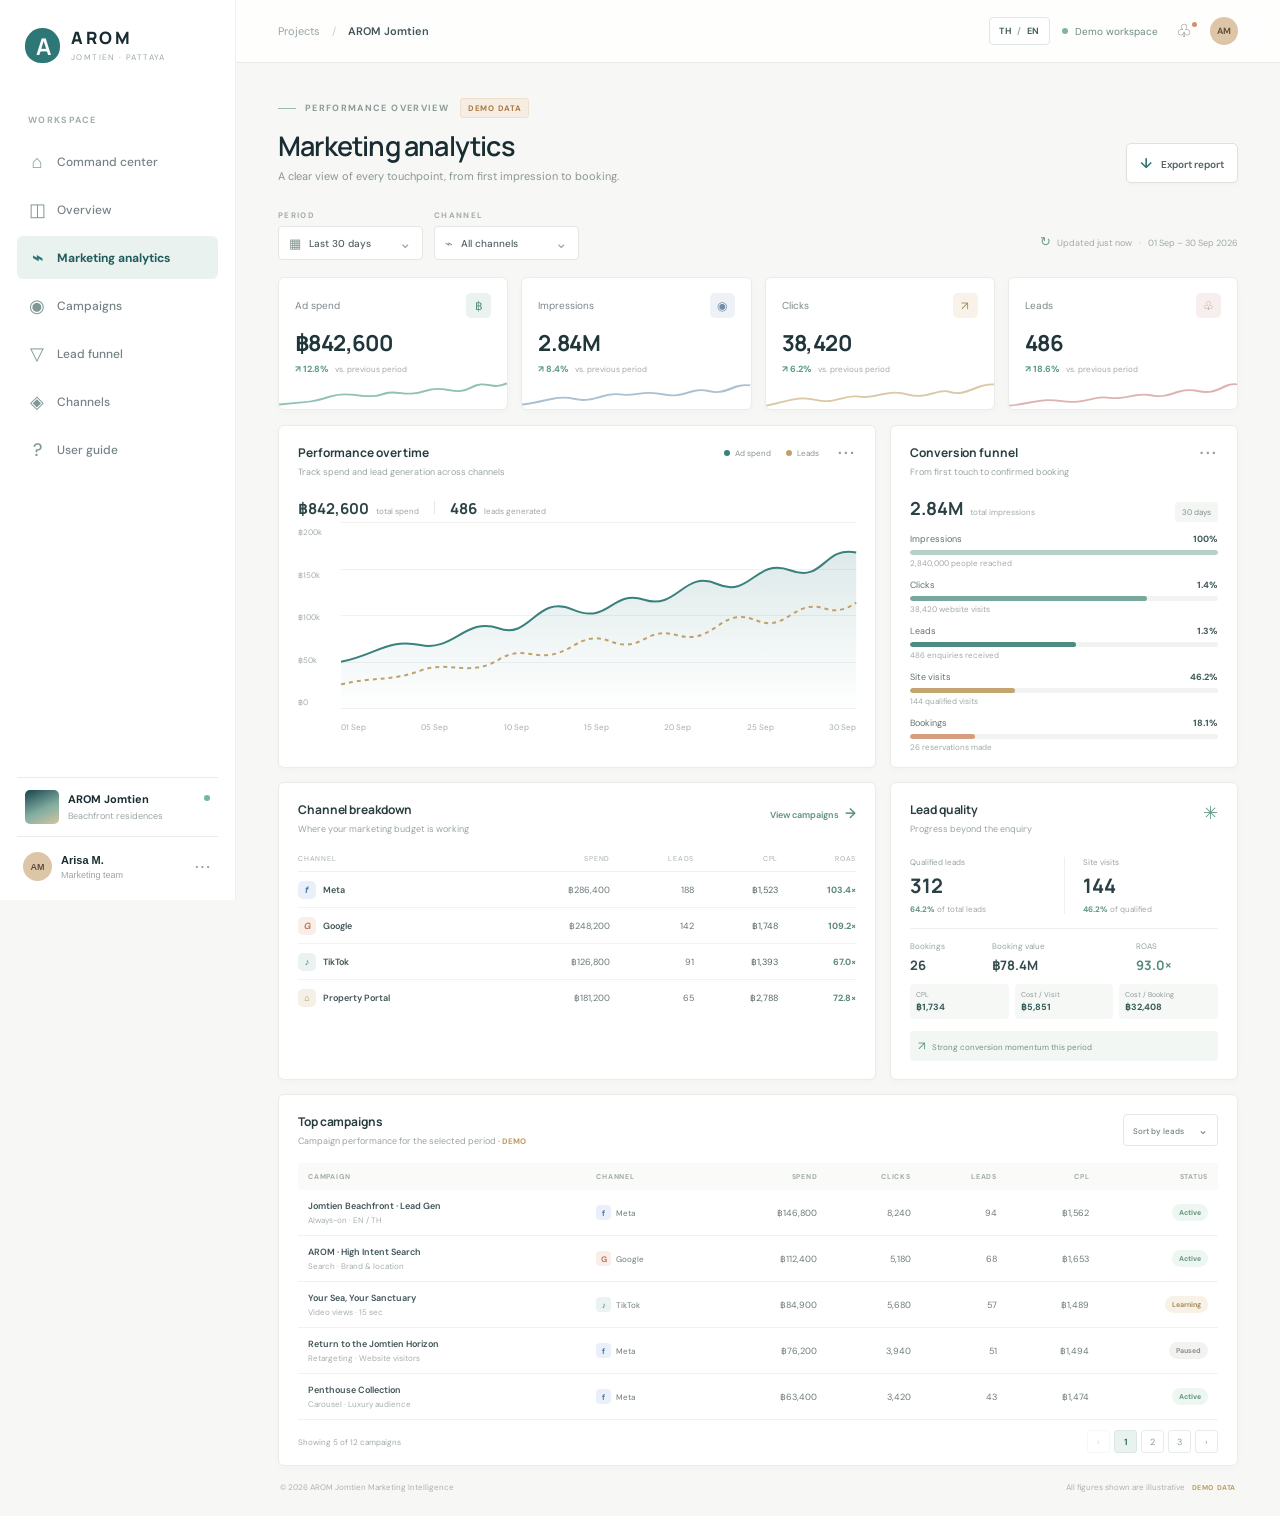
<file: app/marketing/index.html>
<!doctype html>
<html lang="en">
<head>
  <meta charset="utf-8">
  <meta name="viewport" content="width=device-width, initial-scale=1">
  <meta name="theme-color" content="#f7f8f5">
  <title>AROM Jomtien — Marketing Intelligence</title>
  <link rel="preconnect" href="https://fonts.googleapis.com">
  <link rel="preconnect" href="https://fonts.gstatic.com" crossorigin>
  <link href="https://fonts.googleapis.com/css2?family=DM+Sans:wght@400;500;600;700&family=Manrope:wght@400;500;600;700;800&display=swap" rel="stylesheet">
  <link rel="stylesheet" href="styles.css">
</head>
<body>
  <div class="app-shell">
    <aside class="sidebar" id="sidebar">
      <a class="brand" href="#top" aria-label="AROM Jomtien home"><span class="brand-mark">A</span><span><b>AROM</b><small>JOMTIEN · PATTAYA</small></span></a>
      <div class="workspace-label">WORKSPACE</div>
      <nav class="nav" aria-label="Main navigation">
        <a class="nav-item" href="../index.html"><span class="nav-icon">⌂</span> Command center</a>
        <a class="nav-item" href="#overview"><span class="nav-icon">◫</span> Overview</a>
        <a class="nav-item active" href="#analytics"><span class="nav-icon">⌁</span> Marketing analytics</a>
        <a class="nav-item" href="#campaigns"><span class="nav-icon">◉</span> Campaigns</a>
        <a class="nav-item" href="#funnel"><span class="nav-icon">▽</span> Lead funnel</a>
        <a class="nav-item" href="#channels"><span class="nav-icon">◈</span> Channels</a>
        <a class="nav-item" href="../guide/index.html"><span class="nav-icon">?</span> User guide</a>
      </nav>
      <div class="sidebar-bottom">
        <div class="project-mini"><div class="mini-photo"></div><div><b>AROM Jomtien</b><small>Beachfront residences</small></div><span class="online-dot"></span></div>
        <button class="profile"><span class="avatar">AM</span><span><b>Arisa M.</b><small>Marketing team</small></span><span class="more">···</span></button>
      </div>
    </aside>

    <main class="main" id="top">
      <header class="topbar">
        <button class="mobile-menu" id="menuToggle" aria-label="Toggle navigation">☰</button>
        <div class="breadcrumbs">Projects <span>/</span> <b>AROM Jomtien</b></div>
        <div class="top-actions"><button class="language-toggle" type="button" aria-label="Switch language">TH <span>/</span> EN</button><span class="live-status"><i></i> Demo workspace</span><button class="icon-button" aria-label="Notifications">♧<em></em></button><span class="avatar top-avatar">AM</span></div>
      </header>

      <section class="content" id="analytics">
        <div class="page-heading">
          <div><div class="eyebrow"><span class="eyebrow-line"></span> PERFORMANCE OVERVIEW <span class="demo-pill">DEMO DATA</span></div><h1>Marketing analytics</h1><p class="subtitle">A clear view of every touchpoint, from first impression to booking.</p></div>
          <button class="export-button" id="exportBtn"><span>↓</span> Export report</button>
        </div>

        <section class="filter-row" aria-label="Dashboard filters">
          <label class="filter-control"><span class="filter-label">PERIOD</span><span class="select-wrap">▦ <select id="dateFilter" aria-label="Date range"><option value="30">Last 30 days</option><option value="7">Last 7 days</option><option value="90">Last 90 days</option></select><span class="chevron">⌄</span></span></label>
          <label class="filter-control"><span class="filter-label">CHANNEL</span><span class="select-wrap">⌁ <select id="channelFilter" aria-label="Channel"><option value="all">All channels</option><option value="Meta">Meta</option><option value="Google">Google</option><option value="TikTok">TikTok</option><option value="Property Portal">Property Portal</option></select><span class="chevron">⌄</span></span></label>
          <div class="filter-note"><span class="sync-icon">↻</span> Updated just now <span class="note-sep">·</span> <span id="dateLabel">01 Sep – 30 Sep 2026</span></div>
        </section>

        <section class="kpi-grid" id="overview" aria-label="Key performance metrics">
          <article class="kpi-card"><div class="kpi-top"><span>Ad spend</span><span class="kpi-icon spend-icon">฿</span></div><div class="kpi-value" id="spend">฿842,600</div><div class="kpi-foot"><span class="trend up">↗ 12.8%</span><span>vs. previous period</span></div><div class="sparkline teal"><svg viewBox="0 0 100 25" preserveAspectRatio="none"><path d="M0 21 C12 18 13 20 22 14 S38 17 45 12 55 15 64 9 77 14 84 6 93 9 100 2"/></svg></div></article>
          <article class="kpi-card"><div class="kpi-top"><span>Impressions</span><span class="kpi-icon impression-icon">◉</span></div><div class="kpi-value" id="impressions">2.84M</div><div class="kpi-foot"><span class="trend up">↗ 8.4%</span><span>vs. previous period</span></div><div class="sparkline blue"><svg viewBox="0 0 100 25" preserveAspectRatio="none"><path d="M0 21 C10 19 15 12 23 16 S36 10 43 12 53 8 62 12 74 5 82 9 92 2 100 4"/></svg></div></article>
          <article class="kpi-card"><div class="kpi-top"><span>Clicks</span><span class="kpi-icon click-icon">↗</span></div><div class="kpi-value" id="clicks">38,420</div><div class="kpi-foot"><span class="trend up">↗ 6.2%</span><span>vs. previous period</span></div><div class="sparkline gold"><svg viewBox="0 0 100 25" preserveAspectRatio="none"><path d="M0 22 C10 18 14 13 22 17 S34 12 41 14 53 7 62 12 75 6 81 10 93 2 100 3"/></svg></div></article>
          <article class="kpi-card"><div class="kpi-top"><span>Leads</span><span class="kpi-icon lead-icon">♧</span></div><div class="kpi-value" id="leads">486</div><div class="kpi-foot"><span class="trend up">↗ 18.6%</span><span>vs. previous period</span></div><div class="sparkline rose"><svg viewBox="0 0 100 25" preserveAspectRatio="none"><path d="M0 22 C11 20 13 15 23 18 S37 13 44 15 55 10 63 13 74 5 83 9 94 1 100 3"/></svg></div></article>
        </section>

        <section class="middle-grid">
          <article class="panel performance-panel">
            <div class="panel-heading"><div><h2>Performance over time</h2><p>Track spend and lead generation across channels</p></div><div class="legend"><span><i class="legend-dot spend-dot"></i> Ad spend</span><span><i class="legend-dot lead-dot"></i> Leads</span><button class="dots-button" aria-label="Chart options">···</button></div></div>
            <div class="chart-summary"><strong id="chartSpend">฿842,600</strong><span class="summary-label">total spend</span><span class="summary-divider"></span><strong id="chartLeads">486</strong><span class="summary-label">leads generated</span></div>
            <div class="chart-wrap"><div class="y-labels"><span>฿200k</span><span>฿150k</span><span>฿100k</span><span>฿50k</span><span>฿0</span></div><div class="chart-area"><div class="grid-lines"><i></i><i></i><i></i><i></i><i></i></div><svg id="performanceChart" viewBox="0 0 700 190" preserveAspectRatio="none" aria-label="Spend and leads trend chart" role="img"><defs><linearGradient id="spendFill" x1="0" x2="0" y1="0" y2="1"><stop offset="0" stop-color="#2d7776" stop-opacity=".16"/><stop offset="1" stop-color="#2d7776" stop-opacity="0"/></linearGradient></defs><path class="area-path" d="M0 142 C48 135 63 118 108 125 S170 96 214 108 265 73 315 89 367 68 412 79 466 48 511 63 563 36 610 49 655 24 700 31 V190 H0 Z"/><path class="spend-line" d="M0 142 C48 135 63 118 108 125 S170 96 214 108 265 73 315 89 367 68 412 79 466 48 511 63 563 36 610 49 655 24 700 31"/><path class="lead-line" d="M0 165 C45 157 69 162 108 151 S175 158 214 140 267 148 315 126 368 137 412 119 462 132 511 106 564 118 610 95 657 103 700 82"/></svg><div class="x-labels"><span>01 Sep</span><span>05 Sep</span><span>10 Sep</span><span>15 Sep</span><span>20 Sep</span><span>25 Sep</span><span>30 Sep</span></div></div></div>
          </article>

          <article class="panel funnel-panel" id="funnel">
            <div class="panel-heading"><div><h2>Conversion funnel</h2><p>From first touch to confirmed booking</p></div><button class="dots-button" aria-label="Funnel options">···</button></div>
            <div class="funnel-total"><strong id="funnelImpressions">2.84M</strong><span>total impressions</span><span class="funnel-range">30 days</span></div>
            <div class="funnel-list">
              <div class="funnel-row"><div class="funnel-label"><span>Impressions</span><b id="funnelImpPct">100%</b></div><div class="funnel-track"><i class="funnel-bar f1" style="width:100%"></i></div><small id="funnelImpNum">2,840,000 people reached</small></div>
              <div class="funnel-row"><div class="funnel-label"><span>Clicks</span><b id="funnelClickPct">1.4%</b></div><div class="funnel-track"><i class="funnel-bar f2" style="width:77%"></i></div><small id="funnelClickNum">38,420 website visits</small></div>
              <div class="funnel-row"><div class="funnel-label"><span>Leads</span><b id="funnelLeadPct">1.3%</b></div><div class="funnel-track"><i class="funnel-bar f3" style="width:54%"></i></div><small id="funnelLeadNum">486 enquiries received</small></div>
              <div class="funnel-row"><div class="funnel-label"><span>Site visits</span><b id="funnelVisitPct">29.6%</b></div><div class="funnel-track"><i class="funnel-bar f4" style="width:34%"></i></div><small id="funnelVisitNum">144 qualified visits</small></div>
              <div class="funnel-row"><div class="funnel-label"><span>Bookings</span><b id="funnelBookingPct">18.1%</b></div><div class="funnel-track"><i class="funnel-bar f5" style="width:21%"></i></div><small id="funnelBookingNum">26 reservations made</small></div>
            </div>
          </article>
        </section>

        <section class="lower-grid">
          <article class="panel channel-panel" id="channels">
            <div class="panel-heading"><div><h2>Channel breakdown</h2><p>Where your marketing budget is working</p></div><a class="text-link" href="#campaigns">View campaigns <span>→</span></a></div>
            <div class="channel-head"><span>CHANNEL</span><span>SPEND</span><span>LEADS</span><span>CPL</span><span>ROAS</span></div>
            <div class="channel-list" id="channelList"></div>
          </article>
          <article class="panel quality-panel">
            <div class="panel-heading"><div><h2>Lead quality</h2><p>Progress beyond the enquiry</p></div><span class="quality-icon">✳</span></div>
            <div class="quality-metrics"><div><span>Qualified leads</span><strong id="qualifiedLeads">312</strong><small><i>64.2%</i> of total leads</small></div><div><span>Site visits</span><strong id="visits">144</strong><small><i>46.2%</i> of qualified</small></div></div>
            <div class="quality-divider"></div>
            <div class="quality-bottom"><div><span>Bookings</span><strong id="bookings">26</strong></div><div><span>Booking value</span><strong id="revenue">฿78.4M</strong></div><div><span>ROAS</span><strong class="roas-value" id="roas">93.1×</strong></div></div>
            <div class="cost-strip"><span>CPL <b id="costPerLead">฿1,734</b></span><span>Cost / Visit <b id="costPerVisit">฿5,851</b></span><span>Cost / Booking <b id="costPerBooking">฿32,408</b></span></div>
            <div class="quality-note"><span>↗</span> Strong conversion momentum this period</div>
          </article>
        </section>

        <section class="panel campaigns-panel" id="campaigns">
          <div class="panel-heading campaign-heading"><div><h2>Top campaigns</h2><p>Campaign performance for the selected period <span class="inline-demo">· DEMO</span></p></div><button class="table-filter" id="tableSort">Sort by leads <span>⌄</span></button></div>
          <div class="table-scroll"><table><thead><tr><th>CAMPAIGN</th><th>CHANNEL</th><th>SPEND</th><th>CLICKS</th><th>LEADS</th><th>CPL</th><th>STATUS</th></tr></thead><tbody id="campaignRows"></tbody></table></div>
          <div class="table-footer"><span id="tableCount">Showing 5 of 12 campaigns</span><div class="pagination"><button aria-label="Previous page" disabled>‹</button><button class="page-current">1</button><button>2</button><button>3</button><button aria-label="Next page">›</button></div></div>
        </section>
        <footer class="footer"><span>© 2026 AROM Jomtien Marketing Intelligence</span><span>All figures shown are illustrative <b>DEMO DATA</b></span></footer>
      </section>
    </main>
  </div>
  <div class="toast" id="toast" role="status"></div>
  <script src="app.js"></script>
</body>
</html>
</file>
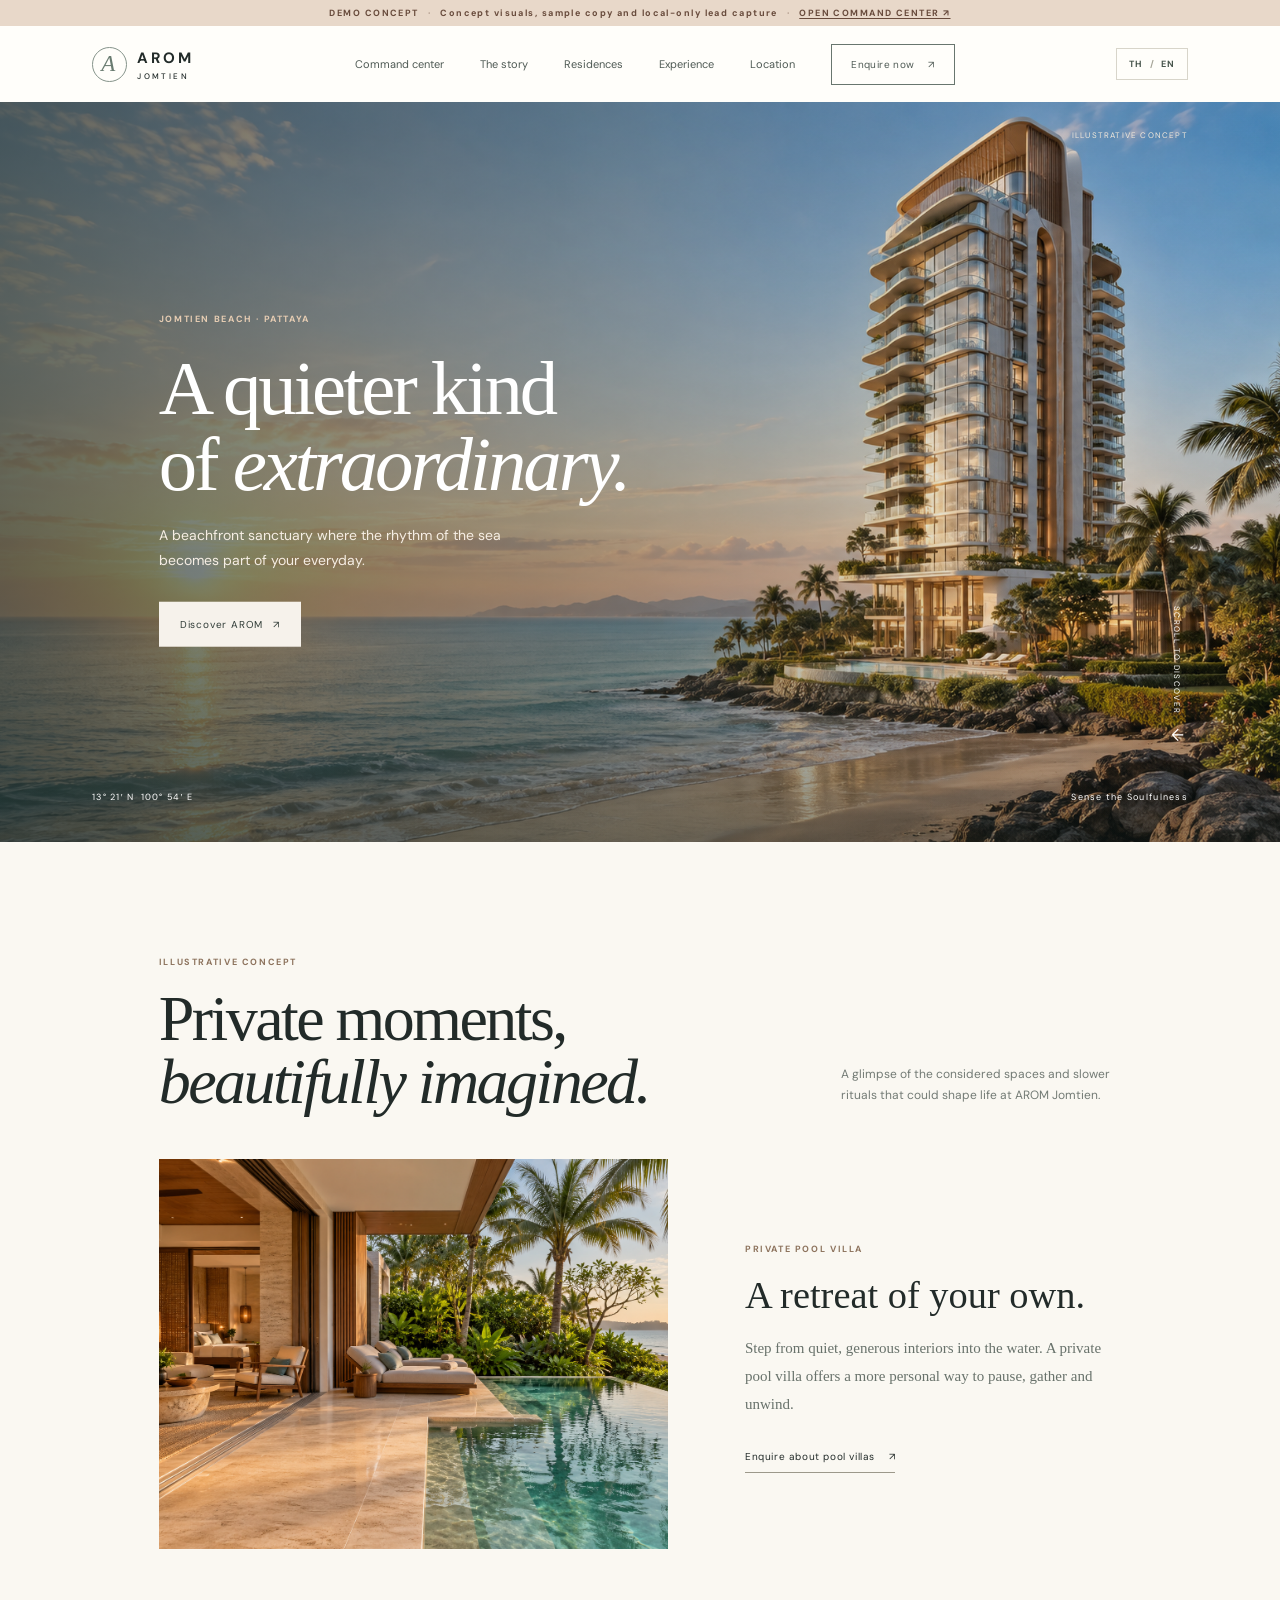
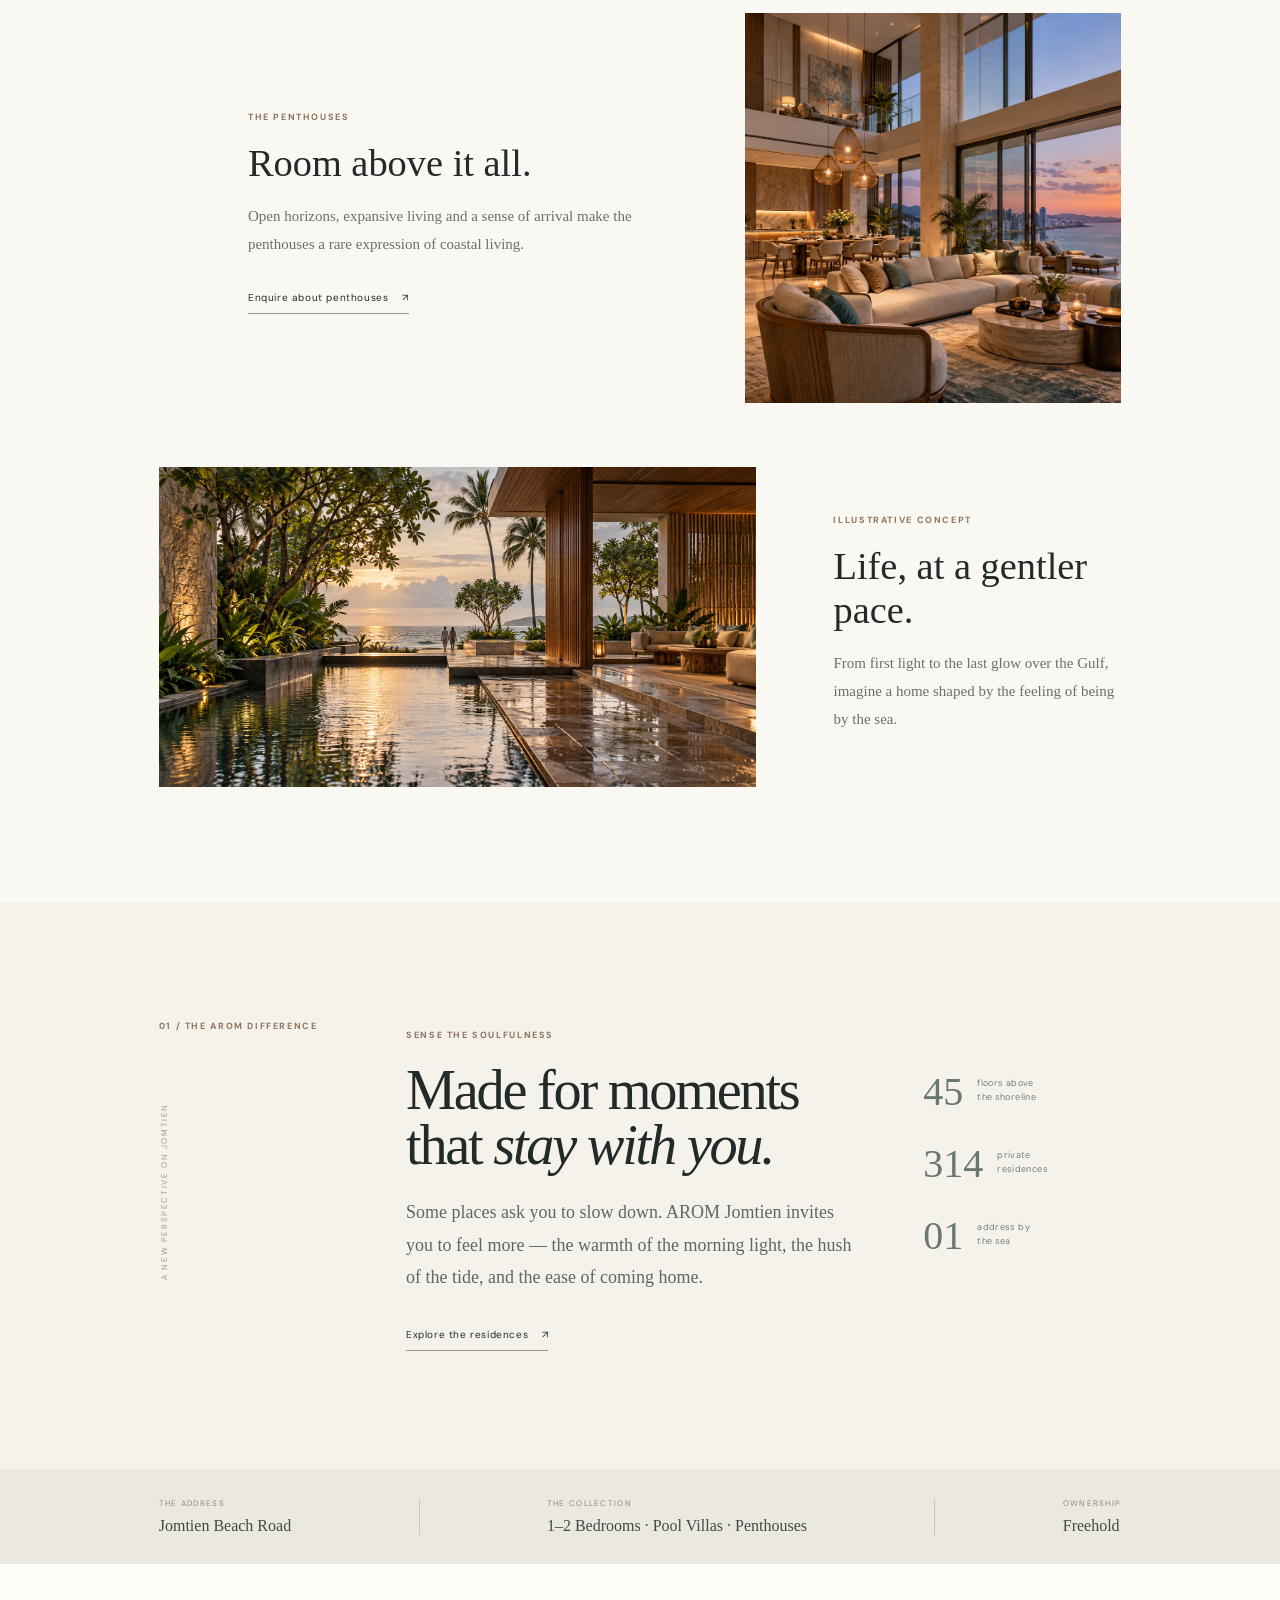
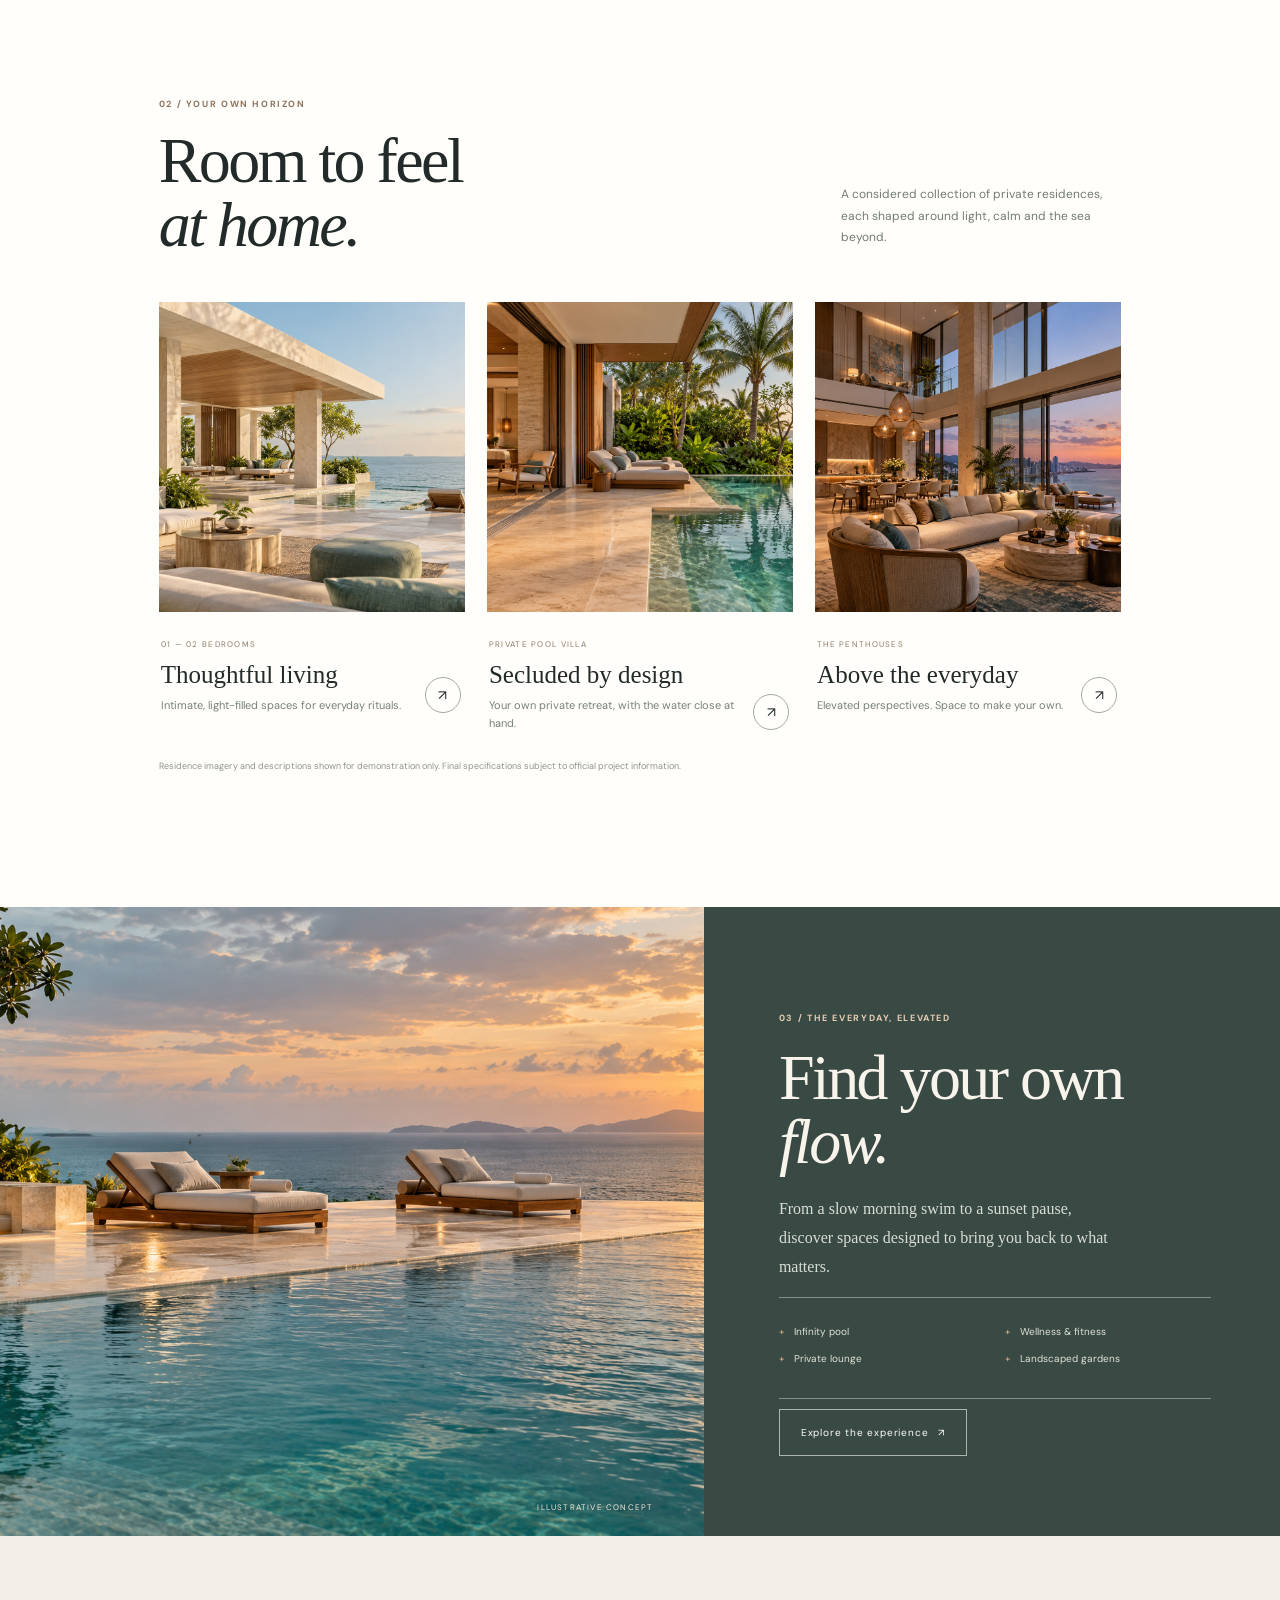
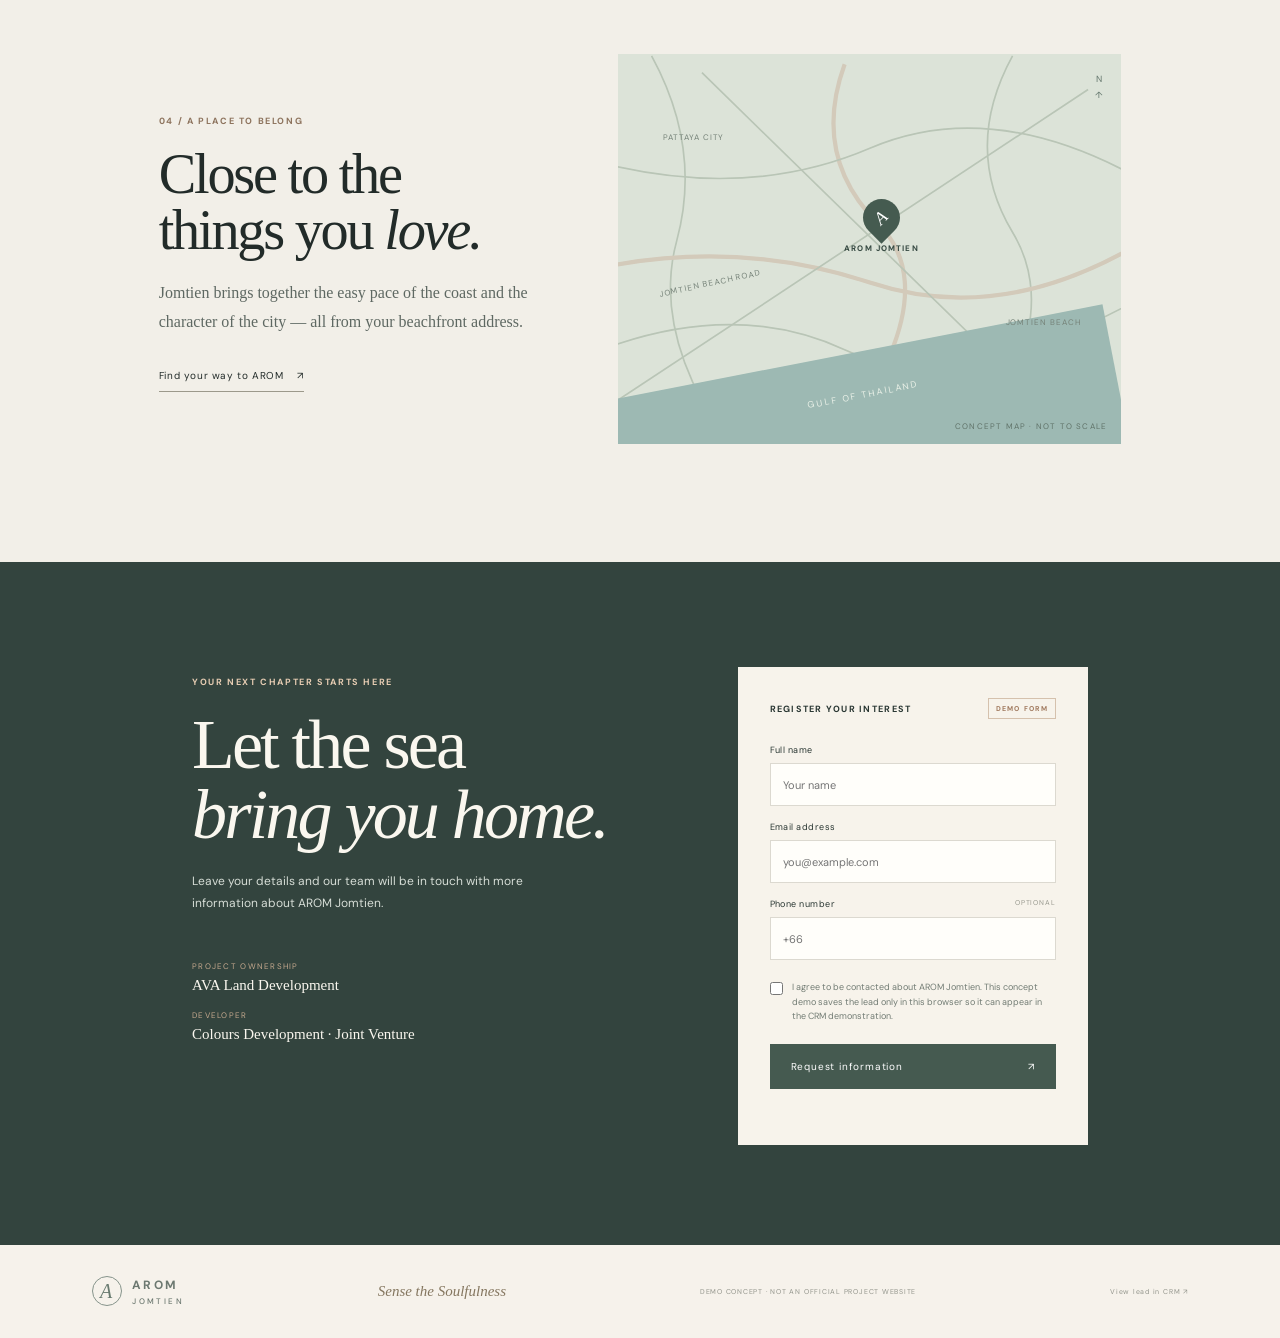
<file: app/website/index.html>
<!doctype html>
<html lang="en">
<head>
  <meta charset="utf-8">
  <meta name="viewport" content="width=device-width, initial-scale=1">
  <meta name="theme-color" content="#f5f1eb">
  <meta name="description" content="AROM Jomtien — beachfront residences shaped by the soulfulness of the sea.">
  <title>AROM Jomtien — Sense the Soulfulness</title>
  <link rel="preconnect" href="https://fonts.googleapis.com">
  <link rel="preconnect" href="https://fonts.gstatic.com" crossorigin>
  <link href="https://fonts.googleapis.com/css2?family=DM+Sans:wght@400;500;600;700&family=Manrope:wght@300;400;500;600;700&display=swap" rel="stylesheet">
  <link rel="stylesheet" href="styles.css">
</head>
<body>
  <div class="demo-ribbon">DEMO CONCEPT <span>·</span> Concept visuals, sample copy and local-only lead capture <span>·</span> <a href="../index.html">OPEN COMMAND CENTER ↗</a></div>
  <header class="site-header" id="top">
    <a class="brand" href="#top" aria-label="AROM Jomtien home"><span class="brand-mark">A</span><span>AROM <small>JOMTIEN</small></span></a>
    <button class="menu-toggle" aria-expanded="false" aria-controls="primary-nav" aria-label="Open menu"><span></span><span></span></button>
    <nav id="primary-nav" class="primary-nav" aria-label="Main navigation">
      <a href="../index.html">Command center</a><a href="#story">The story</a><a href="#residences">Residences</a><a href="#experience">Experience</a><a href="#location">Location</a>
      <a class="nav-cta" href="#enquire">Enquire now <span>↗</span></a>
    </nav>
    <button class="language-toggle" type="button" aria-label="Switch language">TH <span>/</span> EN</button>
  </header>

  <main>
    <section class="hero" aria-labelledby="hero-title">
      <div class="hero-art" aria-hidden="true"></div>
      <div class="hero-shade"></div>
      <div class="hero-content">
        <p class="eyebrow light">JOMTIEN BEACH · PATTAYA</p>
        <h1 id="hero-title">A quieter kind<br>of <em>extraordinary.</em></h1>
        <p class="hero-sub">A beachfront sanctuary where the rhythm of the sea becomes part of your everyday.</p>
        <a class="button button-light" href="#enquire">Discover AROM <span>↗</span></a>
      </div>
      <div class="hero-caption"><span>13° 21′ N&nbsp; 100° 54′ E</span><span>Sense the Soulfulness</span></div>
      <span class="demo-tag">ILLUSTRATIVE CONCEPT</span>
      <a class="scroll-cue" href="#story" aria-label="Scroll to project story">SCROLL TO DISCOVER <span>↓</span></a>
    </section>

    <section class="concept-gallery section-pad" aria-label="Illustrative concept residences">
      <div class="section-heading"><div><p class="eyebrow accent">ILLUSTRATIVE CONCEPT</p><h2>Private moments,<br><em>beautifully imagined.</em></h2></div><p class="heading-note">A glimpse of the considered spaces and slower rituals that could shape life at AROM Jomtien.</p></div>
      <article class="concept-feature"><img src="../assets/arom-pool-villa-concept.png" alt="Illustrative private pool villa concept"><div><p class="eyebrow accent">PRIVATE POOL VILLA</p><h3>A retreat of your own.</h3><p>Step from quiet, generous interiors into the water. A private pool villa offers a more personal way to pause, gather and unwind.</p><a class="text-link" href="#enquire">Enquire about pool villas <span>↗</span></a></div></article>
      <article class="concept-feature reverse"><img src="../assets/arom-penthouse-concept.png" alt="Illustrative penthouse concept"><div><p class="eyebrow accent">THE PENTHOUSES</p><h3>Room above it all.</h3><p>Open horizons, expansive living and a sense of arrival make the penthouses a rare expression of coastal living.</p><a class="text-link" href="#enquire">Enquire about penthouses <span>↗</span></a></div></article>
      <article class="concept-feature lifestyle"><img src="../assets/arom-lifestyle-concept.png" alt="Illustrative AROM Jomtien lifestyle concept"><div><p class="eyebrow accent">ILLUSTRATIVE CONCEPT</p><h3>Life, at a gentler pace.</h3><p>From first light to the last glow over the Gulf, imagine a home shaped by the feeling of being by the sea.</p></div></article>
    </section>

    <section class="intro section-pad" id="story">
      <div class="intro-aside"><span class="eyebrow">01 / THE AROM DIFFERENCE</span><span class="vertical-note">A NEW PERSPECTIVE ON JOMTIEN</span></div>
      <div class="intro-copy"><p class="eyebrow accent">SENSE THE SOULFULNESS</p><h2>Made for moments<br>that <em>stay with you.</em></h2><p class="body-large">Some places ask you to slow down. AROM Jomtien invites you to feel more — the warmth of the morning light, the hush of the tide, and the ease of coming home.</p><a class="text-link" href="#residences">Explore the residences <span>↗</span></a></div>
      <div class="intro-stats"><div><strong>45</strong><span>floors above<br>the shoreline</span></div><div><strong>314</strong><span>private<br>residences</span></div><div><strong>01</strong><span>address by<br>the sea</span></div></div>
    </section>

    <section class="feature-strip" aria-label="Project facts"><div><span>THE ADDRESS</span><strong>Jomtien Beach Road</strong></div><i></i><div><span>THE COLLECTION</span><strong>1–2 Bedrooms · Pool Villas · Penthouses</strong></div><i></i><div><span>OWNERSHIP</span><strong>Freehold</strong></div></section>

    <section class="residences section-pad" id="residences">
      <div class="section-heading"><div><p class="eyebrow accent">02 / YOUR OWN HORIZON</p><h2>Room to feel<br><em>at home.</em></h2></div><p class="heading-note">A considered collection of private residences, each shaped around light, calm and the sea beyond.</p></div>
      <div class="residence-grid">
        <article class="residence-card card-one"><div class="card-art art-room"><img src="../assets/arom-amenity-lounge-concept.png" alt="Illustrative concept of a calm, light-filled resident lounge"></div><div class="card-info"><span>01 — 02 BEDROOMS</span><h3>Thoughtful living</h3><p>Intimate, light-filled spaces for everyday rituals.</p><a href="#enquire" aria-label="Enquire about thoughtful living residences">↗</a></div></article>
        <article class="residence-card card-two"><div class="card-art art-villa"><img src="../assets/arom-pool-villa-concept.png" alt="Illustrative private pool villa concept"></div><div class="card-info"><span>PRIVATE POOL VILLA</span><h3>Secluded by design</h3><p>Your own private retreat, with the water close at hand.</p><a href="#enquire" aria-label="Enquire about pool villas">↗</a></div></article>
        <article class="residence-card card-three"><div class="card-art art-penthouse"><img src="../assets/arom-penthouse-concept.png" alt="Illustrative penthouse concept with an elevated coastal outlook"></div><div class="card-info"><span>THE PENTHOUSES</span><h3>Above the everyday</h3><p>Elevated perspectives. Space to make your own.</p><a href="#enquire" aria-label="Enquire about penthouses">↗</a></div></article>
      </div>
      <p class="fine-print">Residence imagery and descriptions shown for demonstration only. Final specifications subject to official project information.</p>
    </section>

    <section class="experience" id="experience">
      <div class="experience-art"><img class="experience-image" src="../assets/arom-pool-deck-concept.png" alt="Illustrative pool deck concept with loungers and tropical greenery"><span class="demo-tag">ILLUSTRATIVE CONCEPT</span></div>
      <div class="experience-copy"><p class="eyebrow light">03 / THE EVERYDAY, ELEVATED</p><h2>Find your own<br><em>flow.</em></h2><p>From a slow morning swim to a sunset pause, discover spaces designed to bring you back to what matters.</p><div class="amenities"><span>Infinity pool</span><span>Wellness & fitness</span><span>Private lounge</span><span>Landscaped gardens</span></div><a href="#enquire" class="button button-outline">Explore the experience <span>↗</span></a></div>
    </section>

    <section class="location section-pad" id="location">
      <div class="location-copy"><p class="eyebrow accent">04 / A PLACE TO BELONG</p><h2>Close to the<br>things you <em>love.</em></h2><p class="body-large">Jomtien brings together the easy pace of the coast and the character of the city — all from your beachfront address.</p><a class="text-link" href="#enquire">Find your way to AROM <span>↗</span></a></div>
      <div class="map-card"><div class="map-lines"><svg viewBox="0 0 600 420" role="img" aria-label="Stylized map around Jomtien Beach"><path d="M-20 330 Q140 270 270 330 T620 270"/><path d="M40 -20 Q100 90 70 200 T130 440"/><path d="M270 -10 Q230 100 310 180 T270 430"/><path d="M470 -20 Q410 90 470 190 T430 430"/><path d="M-10 110 Q160 150 300 90 T610 120"/><path d="M-10 230 Q150 200 300 250 T610 210"/><path d="M100 0 L530 420"/><path d="M0 390 L560 20"/></svg></div><div class="map-sea">GULF OF THAILAND</div><div class="map-marker"><span class="pin">A</span><span>AROM JOMTIEN</span></div><span class="map-label label-beach">JOMTIEN BEACH</span><span class="map-label label-city">PATTAYA CITY</span><span class="map-label label-road">JOMTIEN BEACH ROAD</span><span class="map-compass">N<br>↑</span><span class="demo-tag">CONCEPT MAP · NOT TO SCALE</span></div>
    </section>

    <section class="enquire" id="enquire">
      <div class="enquire-copy"><p class="eyebrow light">YOUR NEXT CHAPTER STARTS HERE</p><h2>Let the sea<br><em>bring you home.</em></h2><p>Leave your details and our team will be in touch with more information about AROM Jomtien.</p><div class="contact-note"><span>PROJECT OWNERSHIP</span><strong>AVA Land Development</strong><span>DEVELOPER</span><strong>Colours Development · Joint Venture</strong></div></div>
      <form class="enquire-form" id="lead-form">
        <p class="form-eyebrow">REGISTER YOUR INTEREST <span>DEMO FORM</span></p>
        <label for="name">Full name</label><input id="name" name="name" autocomplete="name" placeholder="Your name" required>
        <label for="email">Email address</label><input id="email" name="email" type="email" autocomplete="email" placeholder="you@example.com" required>
        <label for="phone">Phone number <span class="optional">OPTIONAL</span></label><input id="phone" name="phone" type="tel" autocomplete="tel" placeholder="+66">
        <label class="consent"><input type="checkbox" required><span>I agree to be contacted about AROM Jomtien. This concept demo saves the lead only in this browser so it can appear in the CRM demonstration.</span></label>
        <button class="button button-dark" type="submit">Request information <span>↗</span></button>
        <p class="form-message" id="form-message" role="status" aria-live="polite"></p>
      </form>
    </section>
  </main>
  <footer class="site-footer"><a class="brand footer-brand" href="#top"><span class="brand-mark">A</span><span>AROM <small>JOMTIEN</small></span></a><p>Sense the Soulfulness</p><span class="footer-demo">DEMO CONCEPT · NOT AN OFFICIAL PROJECT WEBSITE</span><a class="copyright" href="../crm/index.html">View lead in CRM ↗</a></footer>
  <script src="app.js"></script>
</body>
</html>
</file>
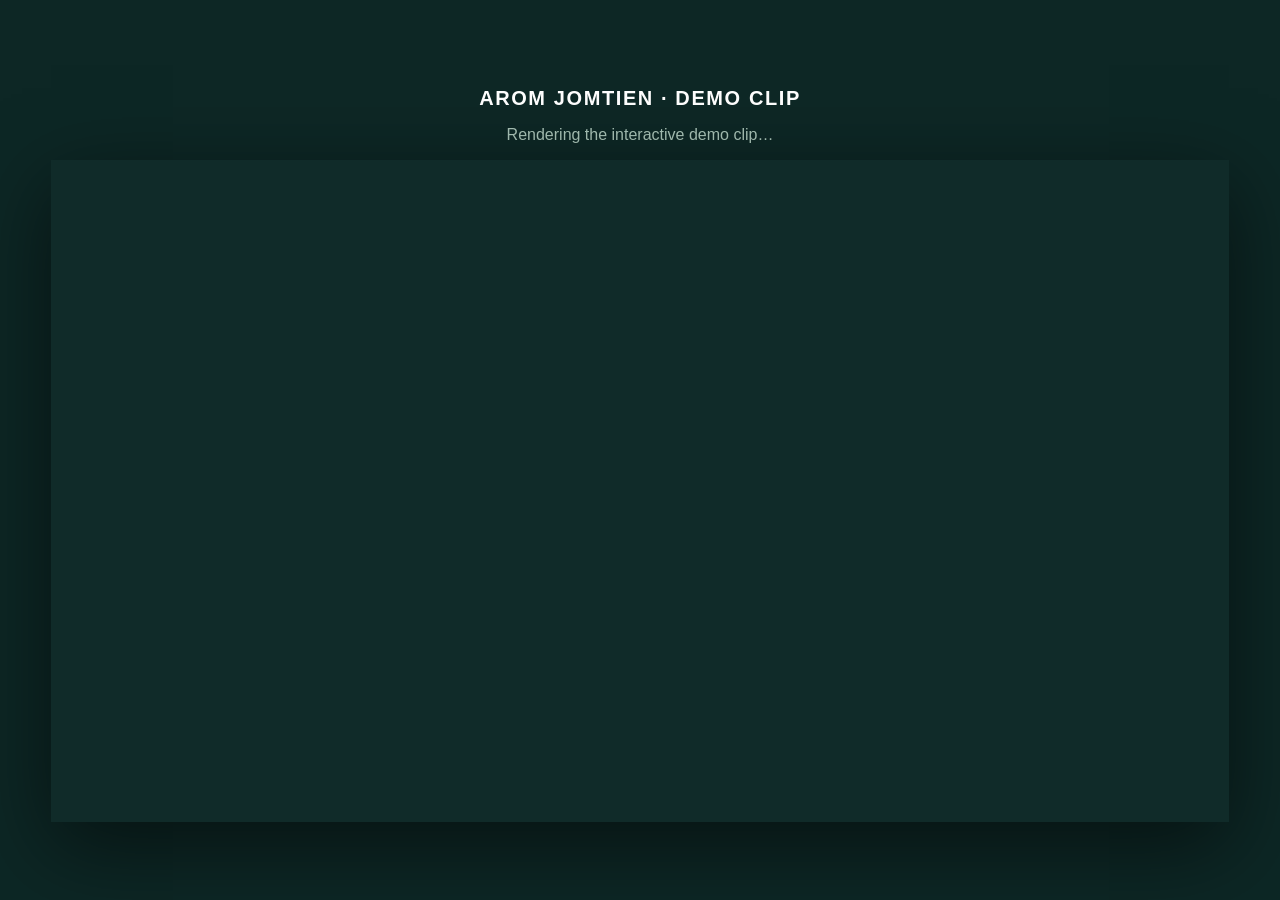
<file: app/clip-maker.html>
<!doctype html>
<html lang="en">
<head><meta charset="utf-8"><title>AROM Demo Clip Maker</title><style>body{margin:0;background:#0d2725;color:#fff;font-family:Segoe UI,Arial,sans-serif;display:grid;place-items:center;min-height:100vh}main{text-align:center}canvas{width:min(92vw,1280px);height:auto;box-shadow:0 25px 80px #0008;background:#102b29}h1{font-size:20px;letter-spacing:.08em}p{color:#a9c3b7}.download{display:none;margin:22px auto 0;width:max-content;background:#f6f2e8;color:#123b39;padding:14px 24px;border-radius:4px;text-decoration:none;font-weight:700}.error{color:#ffc1a9}</style></head>
<body><main><h1>AROM JOMTIEN · DEMO CLIP</h1><p id="status">Rendering the interactive demo clip…</p><canvas id="canvas" width="1280" height="720"></canvas><a id="download" class="download" download="AROM-Jomtien-System-Demo.webm">Download demo clip</a></main>
<script>
const scenes=[
  {src:'assets/demo-command-center.png',title:'One view · from media to money',sub:'Digital Sales Command Center'},
  {src:'assets/demo-marketing.png',title:'Know where every baht is working',sub:'Spend · CPL · Cost per Booking · ROAS'},
  {src:'assets/demo-crm.png',title:'Every lead has an owner and next action',sub:'Online · Booth · Broker · Referral'},
  {src:'assets/demo-website.png',title:'A website designed to create qualified demand',sub:'Public experience connected to CRM'}
];
const canvas=document.querySelector('#canvas'),ctx=canvas.getContext('2d'),status=document.querySelector('#status'),download=document.querySelector('#download');
const load=(src)=>new Promise((resolve,reject)=>{const image=new Image();image.onload=()=>resolve(image);image.onerror=reject;image.src=src});
const ease=(t)=>t<.5?2*t*t:1-Math.pow(-2*t+2,2)/2;
function roundedRect(x,y,w,h,r){ctx.beginPath();ctx.roundRect(x,y,w,h,r);}
function drawFrame(image,scene,t,sceneIndex){
  const z=1+.026*ease(t),w=1280*z,h=720*z,x=(1280-w)*(sceneIndex%2?.72:.28),y=(720-h)*.45;
  ctx.clearRect(0,0,1280,720);ctx.drawImage(image,x,y,w,h);
  const fadeIn=Math.min(1,t/.18),fadeOut=Math.min(1,(1-t)/.16),alpha=Math.min(fadeIn,fadeOut);
  const grad=ctx.createLinearGradient(0,420,0,720);grad.addColorStop(0,'rgba(4,21,20,0)');grad.addColorStop(1,'rgba(4,21,20,.92)');ctx.fillStyle=grad;ctx.fillRect(0,360,1280,360);
  ctx.globalAlpha=alpha;roundedRect(72,524,650,132,7);ctx.fillStyle='rgba(11,42,39,.82)';ctx.fill();
  ctx.fillStyle='#d7b98f';ctx.font='700 13px Segoe UI';ctx.letterSpacing='2px';ctx.fillText(`0${sceneIndex+1} / 04`,100,557);
  ctx.fillStyle='#fff';ctx.font='600 34px Segoe UI';ctx.fillText(scene.title,100,603);
  ctx.fillStyle='#c9dbd2';ctx.font='400 18px Segoe UI';ctx.fillText(scene.sub,100,635);
  ctx.globalAlpha=1;ctx.fillStyle='rgba(255,255,255,.25)';ctx.fillRect(72,687,1136,3);ctx.fillStyle='#d7b98f';ctx.fillRect(72,687,1136*((sceneIndex+t)/scenes.length),3);
  ctx.fillStyle='rgba(5,29,27,.78)';roundedRect(1035,42,173,34,17);ctx.fill();ctx.fillStyle='#fff';ctx.font='700 11px Segoe UI';ctx.fillText('CONCEPT DEMO',1066,64);
}
async function render(){
  try{
    const images=await Promise.all(scenes.map(s=>load(s.src)));
    const mime=['video/webm;codecs=vp9','video/webm;codecs=vp8','video/webm'].find(x=>MediaRecorder.isTypeSupported(x));
    if(!mime)throw new Error('This browser cannot create a WebM recording.');
    const stream=canvas.captureStream(30),chunks=[],rec=new MediaRecorder(stream,{mimeType:mime,videoBitsPerSecond:5000000});
    rec.ondataavailable=e=>{if(e.data.size)chunks.push(e.data)};
    const stopped=new Promise(resolve=>rec.onstop=resolve);rec.start(250);
    const sceneMs=4200,total=scenes.length*sceneMs,start=performance.now();
    await new Promise(resolve=>{function frame(now){const elapsed=Math.min(now-start,total-1),idx=Math.min(scenes.length-1,Math.floor(elapsed/sceneMs)),t=(elapsed%sceneMs)/sceneMs;drawFrame(images[idx],scenes[idx],t,idx);if(now-start<total)requestAnimationFrame(frame);else resolve()}requestAnimationFrame(frame)});
    rec.stop();await stopped;const blob=new Blob(chunks,{type:mime});download.href=URL.createObjectURL(blob);download.style.display='block';status.textContent=`Ready · ${(blob.size/1048576).toFixed(1)} MB · 17 seconds`;
  }catch(error){status.className='error';status.textContent=error.message;}
}
render();
</script></body></html>
</file>
<file: app/styles.css>
:root{--ink:#14211f;--teal:#123b39;--teal2:#1d625d;--mint:#cfe1d6;--sand:#ede3d6;--paper:#f7f5f0;--white:#fff;--gold:#bd9165;--muted:#697572;--line:#dce2dc;--serif:Georgia,'Times New Roman',serif;--sans:'Segoe UI',Tahoma,Arial,sans-serif}
*{box-sizing:border-box}html{scroll-behavior:smooth}body{margin:0;background:var(--paper);color:var(--ink);font-family:var(--sans);font-size:16px;line-height:1.55}.demo-banner{height:34px;background:#0d2a29;color:#e7eee9;display:flex;align-items:center;justify-content:center;gap:15px;font-size:11px;letter-spacing:.06em}.demo-banner b{color:#fff;letter-spacing:.14em}.topbar{height:78px;padding:0 clamp(20px,4vw,64px);display:flex;align-items:center;gap:28px;background:rgba(247,245,240,.96);border-bottom:1px solid rgba(20,33,31,.08);position:sticky;top:0;z-index:50;backdrop-filter:blur(14px)}.brand{display:flex;align-items:center;gap:11px;color:var(--ink);text-decoration:none}.brand>span{width:38px;height:38px;border:1px solid currentColor;border-radius:50%;display:grid;place-items:center;font-family:var(--serif);font-size:23px}.brand b{font-size:18px;letter-spacing:.1em;line-height:1}.brand small{display:block;font-size:8px;letter-spacing:.17em;margin-top:5px;font-weight:600}.topbar nav{display:flex;gap:26px;margin-left:auto}.topbar nav a{color:#52605d;text-decoration:none;font-size:13px;font-weight:700}.topbar nav a:hover,.topbar nav .active{color:var(--teal)}.launch{background:var(--teal);color:white;text-decoration:none;padding:12px 18px;border-radius:4px;font-size:13px;font-weight:700}.hero{min-height:690px;position:relative;color:white;display:flex;align-items:center;overflow:hidden}.hero-image{position:absolute;inset:0;background:url('assets/arom-hero-concept.png') center/cover no-repeat;transform:scale(1.01)}.hero-overlay{position:absolute;inset:0;background:linear-gradient(90deg,rgba(7,23,22,.82) 0%,rgba(7,23,22,.56) 42%,rgba(7,23,22,.08) 72%),linear-gradient(0deg,rgba(7,23,22,.55),transparent 44%)}.hero-copy{position:relative;z-index:2;width:min(670px,86vw);margin-left:clamp(24px,8vw,120px);padding-bottom:115px}.eyebrow{font-size:11px;letter-spacing:.2em;font-weight:800;color:#dbecdf}.eyebrow.dark{color:var(--teal2)}h1,h2{font-family:var(--serif);font-weight:400;line-height:1.02;margin:.2em 0}h1{font-size:clamp(48px,6.4vw,88px)}h2{font-size:clamp(34px,4.4vw,58px)}em{color:#c9dfd2;font-weight:400}.section em{color:var(--teal2)}.hero-copy>p:not(.eyebrow){max-width:600px;font-size:18px;color:#edf4ef}.hero-actions{display:flex;gap:12px;margin-top:32px}.button{display:inline-flex;align-items:center;justify-content:center;padding:14px 22px;border-radius:4px;text-decoration:none;font-weight:750;font-size:14px}.button.primary{background:white;color:var(--teal)}.button.ghost{border:1px solid rgba(255,255,255,.7);color:white}.button.dark{background:var(--teal);color:#fff}.hero-proof{position:absolute;bottom:0;left:0;right:0;z-index:3;background:rgba(10,37,35,.88);backdrop-filter:blur(12px);display:grid;grid-template-columns:repeat(4,1fr);padding:22px clamp(24px,8vw,120px)}.hero-proof>div{padding:0 26px;border-left:1px solid rgba(255,255,255,.18)}.hero-proof>div:first-child{padding-left:0;border:0}.hero-proof small,.hero-proof span{display:block}.hero-proof small{font-size:9px;letter-spacing:.16em;color:#b9cdc3}.hero-proof strong{font-family:var(--serif);font-size:30px;font-weight:400}.hero-proof span{font-size:11px;color:#cdd9d2}.section{padding:100px clamp(24px,7vw,108px)}.section-head{display:flex;justify-content:space-between;align-items:end;gap:50px;margin-bottom:45px}.section-head>div{max-width:720px}.section-head>p{max-width:440px;color:var(--muted)}.journey-grid{display:grid;grid-template-columns:1fr 34px 1fr 34px 1fr;align-items:center}.module-card{min-height:340px;background:white;border:1px solid var(--line);padding:34px;position:relative;color:var(--ink);text-decoration:none;transition:.25s}.module-card:hover{transform:translateY(-5px);box-shadow:0 18px 50px rgba(17,46,43,.12)}.module-card .step{font-size:10px;letter-spacing:.15em;color:var(--muted)}.module-icon{width:54px;height:54px;margin:48px 0 28px;border-radius:50%;display:grid;place-items:center;font-size:25px}.marketing .module-icon{background:#d6e7e4;color:#1f6b64}.crm .module-icon{background:#e2def1;color:#65548d}.booking .module-icon{background:#f2dfc8;color:#8b5d2d}.module-card h3{font-family:var(--serif);font-size:27px;margin:0 0 13px}.module-card p{color:var(--muted);font-size:14px}.module-card .open{position:absolute;bottom:30px;color:var(--teal);font-size:13px;font-weight:800}.connector{text-align:center;color:#9aaba5;font-size:22px}.metrics{display:grid;grid-template-columns:.8fr 1.2fr;gap:70px;background:#e9eee9}.metric-story .questions{display:grid;gap:12px;margin-top:34px}.questions span{background:rgba(255,255,255,.58);border-left:3px solid var(--teal2);padding:14px 16px;font-weight:650}.funnel-card{background:#fff;padding:35px 38px;box-shadow:0 22px 65px rgba(15,50,46,.1)}.funnel-head{display:flex;justify-content:space-between;align-items:start;padding-bottom:24px;border-bottom:1px solid var(--line)}.funnel-head small,.funnel-head b{display:block}.funnel-head small{color:var(--teal2);font-size:9px;letter-spacing:.16em;font-weight:800}.funnel-head b{font-family:var(--serif);font-size:28px}.funnel-head>span{font-size:11px;color:var(--muted)}.funnel-line{display:grid;grid-template-columns:150px 1fr 115px;gap:20px;align-items:center;margin:25px 0}.funnel-line small,.funnel-line strong{display:block}.funnel-line small{font-size:9px;letter-spacing:.12em;color:var(--muted)}.funnel-line strong{font-size:22px}.funnel-line i{height:8px;background:#e3ece7;position:relative}.funnel-line i:after{content:"";position:absolute;inset:0 auto 0 0;width:var(--w);background:linear-gradient(90deg,var(--teal),#6aa69c)}.funnel-line>span{font-size:11px;color:var(--muted);text-align:right}.website-tease{display:grid;grid-template-columns:1.2fr .8fr;gap:70px;align-items:center}.tease-image{height:520px;background:url('assets/arom-interior-concept.png') center/cover no-repeat;position:relative}.tease-image span{position:absolute;bottom:16px;left:16px;background:rgba(12,38,36,.83);color:white;font-size:9px;letter-spacing:.13em;padding:8px 10px}.tease-copy p:not(.eyebrow){color:var(--muted);font-size:17px;margin-bottom:30px}.team{background:#142f2d;color:#f5f4ee}.team .eyebrow.dark{color:#bcd9cc}.team .section-head p{color:#b7c4c0}.team .section-head em{color:#c8dfd2}.team-grid{display:grid;grid-template-columns:repeat(4,1fr);border:1px solid rgba(255,255,255,.18)}.team-grid article{padding:30px;min-height:260px;border-right:1px solid rgba(255,255,255,.18)}.team-grid article:last-child{border:0}.team-grid article>span{font-size:10px;color:#98b1a6}.team-grid h3{font-family:var(--serif);font-size:23px;margin:35px 0 10px}.team-grid p{color:#b8c7c2;font-size:13px}.team-grid b{display:block;margin-top:24px;font-size:9px;letter-spacing:.13em;color:#d5b58e}.approval-flow{margin-top:25px;display:flex;align-items:center;justify-content:space-between;gap:12px;font-size:10px;letter-spacing:.12em;color:#b7c5c0}.approval-flow strong{background:#d8b98f;color:#17302e;padding:12px 15px}.glossary{display:grid;grid-template-columns:.45fr 1fr;gap:70px}.glossary dl{display:grid;grid-template-columns:1fr 1fr;margin:0;border-top:1px solid #cbd4cf}.glossary dl div{padding:20px 12px;border-bottom:1px solid #cbd4cf}.glossary dt{font-weight:800;color:var(--teal)}.glossary dd{margin:5px 0 0;color:var(--muted);font-size:13px}footer{padding:34px clamp(24px,7vw,108px);display:flex;align-items:center;gap:35px;background:#ede9e0;border-top:1px solid #d8d4cb;font-size:12px;color:var(--muted)}footer p{margin-left:auto}footer a{color:var(--teal);font-weight:700}.brand.mini>span{width:30px;height:30px;font-size:17px}.brand.mini b{font-size:14px}
@media(max-width:950px){.topbar nav{display:none}.launch{margin-left:auto}.hero{min-height:740px}.hero-proof{grid-template-columns:1fr 1fr}.hero-proof>div{border:0;padding:8px 14px}.hero-copy{padding-bottom:180px}.section-head{display:block}.section-head>p{margin-top:20px}.journey-grid{grid-template-columns:1fr;gap:14px}.connector{transform:rotate(90deg)}.metrics,.website-tease,.glossary{grid-template-columns:1fr}.team-grid{grid-template-columns:1fr 1fr}.team-grid article{border-bottom:1px solid rgba(255,255,255,.18)}.approval-flow{overflow:auto;justify-content:flex-start;white-space:nowrap}.tease-image{height:420px}}
@media(max-width:600px){.demo-banner{height:auto;padding:8px 12px;display:block;text-align:center}.demo-banner span{display:block}.topbar{height:66px;padding:0 15px}.launch{padding:10px 13px}.hero-copy{margin-left:22px}.hero-actions{flex-direction:column;align-items:flex-start}.hero-proof{padding:14px 16px}.hero-proof strong{font-size:23px}.section{padding:72px 20px}.funnel-card{padding:24px 20px}.funnel-line{grid-template-columns:105px 1fr}.funnel-line>span{grid-column:2;text-align:left;margin-top:-15px}.team-grid{grid-template-columns:1fr}.website-tease{gap:35px}.tease-image{height:300px}footer{display:block}footer p{margin:25px 0}}
.header-actions{margin-left:auto;display:flex;align-items:center;gap:12px}.language-toggle{border:1px solid #dce3df;background:transparent;color:#48625d;border-radius:4px;padding:9px 11px;font:700 10px var(--sans);letter-spacing:.1em;cursor:pointer;white-space:nowrap}.language-toggle span{color:#a5b0aa;padding:0 3px}@media(max-width:600px){.header-actions{gap:7px}.language-toggle{padding:8px}.launch{font-size:11px}}
</file>
<file: app/crm/styles.css>
:root{--ink:#202b34;--muted:#87939c;--line:#e8ecee;--paper:#fff;--canvas:#f6f8f8;--teal:#087d73;--teal-dark:#066a62;--teal-soft:#e7f4f1;--navy:#243b4a;--shadow:0 8px 26px #18303b0a}*{box-sizing:border-box}html{scroll-behavior:smooth}body{margin:0;background:var(--canvas);color:var(--ink);font:13px 'DM Sans',sans-serif}.sidebar{width:236px;position:fixed;inset:0 auto 0 0;background:#fff;border-right:1px solid var(--line);padding:26px 16px 14px;display:flex;flex-direction:column;z-index:3}.brand{display:flex;gap:10px;align-items:center;color:var(--ink);text-decoration:none;padding:0 7px 25px}.brand-mark{height:37px;width:37px;border-radius:11px;background:#e9f4f1;color:var(--teal);display:grid;place-items:center;font:800 22px Manrope;position:relative}.brand-mark:after{content:'';position:absolute;width:6px;height:6px;border-radius:50%;background:#c49c64;top:7px;right:7px}.brand b{display:block;font:800 17px Manrope;letter-spacing:2px}.brand small{display:block;font-size:8px;color:#829098;letter-spacing:1.45px;margin-top:1px}.project-switch{height:55px;border:1px solid var(--line);border-radius:9px;display:flex;align-items:center;padding:0 10px;gap:10px;margin-bottom:26px}.project-switch span:nth-child(2){flex:1}.project-switch small,.project-switch b{display:block}.project-switch small{font-size:8px;color:var(--muted);letter-spacing:1px;margin-bottom:3px}.project-switch b{font-size:12px}.project-dot{width:8px;height:8px;border-radius:50%;background:#56a08b}.chevron{color:#8c979d;font-size:17px}.nav-label{padding:0 11px 9px;color:#9ba6ac;letter-spacing:1.2px;font-size:9px;font-weight:700}.nav-item{height:41px;text-decoration:none;color:#687780;display:flex;align-items:center;gap:12px;padding:0 11px;border-radius:7px;margin-bottom:3px;font-weight:500}.nav-item span{font-size:17px;width:17px;text-align:center}.nav-item i{font-style:normal;margin-left:auto;border-radius:5px;background:#f0f3f4;padding:3px 7px;font-size:10px}.nav-item.active{background:#eaf4f2;color:#087d73;font-weight:700}.nav-item.active i{background:#d9ebe7;color:var(--teal)}.nav-label-spaced{margin-top:24px}.sidebar-bottom{margin-top:auto}.help-card{background:#f6f9f8;border:1px solid #edf0ef;border-radius:9px;padding:13px;margin-bottom:12px}.help-icon{color:var(--teal);font-size:17px;margin-bottom:7px}.help-card b{font-size:11px}.help-card p{font-size:10px;line-height:1.5;color:#859198;margin:5px 0 8px}.help-card a{font-size:10px;color:var(--teal);text-decoration:none;font-weight:700}.help-card a span{float:right}.user-card{border-top:1px solid var(--line);padding:14px 4px 0;display:flex;align-items:center;gap:9px}.user-card>span:nth-child(2){flex:1}.user-card b,.user-card small{display:block}.user-card b{font-size:11px}.user-card small{font-size:9px;color:var(--muted);margin-top:3px}.avatar{width:31px;height:31px;flex:0 0 31px;display:grid;place-items:center;border-radius:50%;font-size:9px;font-weight:700}.avatar-rose{background:#f8e9e7;color:#a35e57}.avatar-sky{background:#e1f0f1;color:#3c7f85}.avatar-peach{background:#faeee0;color:#a87845}.avatar-lilac{background:#efe9f6;color:#80619d}.main{margin-left:236px;min-height:100vh}.topbar{height:60px;background:#fff;border-bottom:1px solid var(--line);display:flex;align-items:center;justify-content:space-between;padding:0 36px;position:sticky;top:0;z-index:2}.breadcrumb{font-size:11px;color:#77858d}.breadcrumb span{padding:0 9px;color:#c0c9cc}.breadcrumb b{color:#25343c}.top-actions{display:flex;align-items:center;gap:20px}.today{font-size:10px;color:#7f8a90}.icon-button{border:0;background:none;font-size:17px;color:#6d7b81;position:relative}.icon-button em{position:absolute;width:6px;height:6px;background:#e88470;border-radius:50%;right:0;top:2px;border:1px solid white}.content{max-width:1500px;padding:30px 36px 26px;margin:auto}.welcome-row{display:flex;align-items:center;justify-content:space-between;margin-bottom:23px}.eyebrow{font-size:9px;font-weight:700;letter-spacing:1.2px;color:#87949a}.live-dot{display:inline-block;width:6px;height:6px;border-radius:50%;background:#5bb890;margin-left:5px;vertical-align:1px}.welcome-row h1{font:700 24px Manrope;margin:8px 0 4px;letter-spacing:-.6px}.welcome-row h1 span{color:#c1a26e;font-size:16px}.welcome-row p,.panel-heading p{color:#89959b;font-size:11px;margin:0}.button{height:36px;padding:0 13px;border-radius:7px;font:600 11px 'DM Sans';cursor:pointer}.button.primary{background:var(--teal);color:white;border:1px solid var(--teal)}.button.primary:hover{background:var(--teal-dark)}.button.primary span{font-size:15px;vertical-align:-1px;margin-right:5px}.button.outline{background:white;color:#52616a;border:1px solid var(--line)}.stats-grid{display:grid;grid-template-columns:repeat(4,1fr);gap:13px}.stat-card,.panel{background:#fff;border:1px solid #e9eded;border-radius:9px;box-shadow:var(--shadow)}.stat-card{height:130px;padding:14px 15px;position:relative;overflow:hidden}.stat-head{color:#89949a;letter-spacing:.8px;font-size:9px;font-weight:700;display:flex;justify-content:space-between;align-items:center}.stat-icon{width:24px;height:24px;display:grid;place-items:center;border-radius:7px;font-size:13px}.violet{background:#f1eff9;color:#8671b3}.blue{background:#eaf2f9;color:#5d8fb5}.green{background:#eaf5ef;color:#5d9e7a}.amber{background:#fbf3e6;color:#b3894b}.stat-value{font:700 24px Manrope;letter-spacing:-.5px;margin-top:8px}.unit{font-size:12px;color:#98a1a4;font-weight:500}.stat-foot{font-size:9px;color:#9aa3a7;margin-top:3px}.up{color:#4d9d78;font-weight:700;margin-right:4px}.sparkline{position:absolute;right:10px;bottom:8px;letter-spacing:1px;font-size:15px;opacity:.65}.spark-violet{color:#9178bc}.spark-blue{color:#6f9dbd}.spark-amber{color:#c3a161}.mini-progress{height:3px;background:#edf1ef;width:100%;margin-top:13px;border-radius:4px}.mini-progress i{height:100%;display:block;background:#6ca88c;border-radius:4px}.overview-grid{display:grid;grid-template-columns:1.15fr .85fr;gap:13px;margin-top:15px}.panel{padding:17px 18px}.panel-heading{display:flex;align-items:center;justify-content:space-between}.panel-heading h2{font:700 14px Manrope;letter-spacing:-.2px;margin:0 0 4px}.panel-heading p{font-size:10px}.select-button,.dots{background:white;border:1px solid var(--line);border-radius:6px;padding:7px 9px;color:#748188;font-size:9px}.dots{font-size:17px;border:0;padding:0 3px}.pipeline-total{display:flex;align-items:baseline;gap:7px;margin:17px 0 10px}.pipeline-total b{font:700 21px Manrope}.pipeline-total span{font-size:9px;color:#98a1a4}.pipeline-total .up{margin-left:auto}.pipeline-bar{height:9px;display:flex;gap:3px;border-radius:8px;overflow:hidden}.pipeline-bar i{display:block;border-radius:5px}.bar-inquiry{background:#77ae9e;width:33%}.bar-qualified{background:#82a6aa;width:26%}.bar-visit{background:#a6a0bf;width:17%}.bar-negotiation{background:#d4b27c;width:11%}.bar-booked{background:#5b837c;width:13%}.stage-legend{display:grid;grid-template-columns:repeat(3,1fr);gap:9px;margin-top:14px}.stage-legend span,.source-legend span{display:flex;align-items:center;font-size:9px;color:#7e8a90;gap:6px}.stage-legend b{color:#34444c;margin-left:auto}.dot{width:7px;height:7px;border-radius:50%;display:inline-block;flex:0 0 7px}.d1{background:#77ae9e}.d2{background:#82a6aa}.d3{background:#a6a0bf}.d4{background:#d4b27c}.d5{background:#5b837c}.source-layout{display:flex;align-items:center;gap:21px;margin-top:9px}.donut{width:91px;height:91px;border-radius:50%;background:conic-gradient(#6e9f91 0 45%,#8ea9a3 45% 70%,#bbb0cf 70% 90%,#dec496 90% 100%);display:grid;place-items:center;position:relative;flex:0 0 91px}.donut:before{content:'';position:absolute;width:63px;height:63px;background:white;border-radius:50%}.donut div{z-index:1;text-align:center}.donut b,.donut small{display:block}.donut b{font:700 17px Manrope}.donut small{font-size:7px;color:#98a1a4;letter-spacing:1px}.source-legend{flex:1;display:grid;gap:9px}.source-legend b{margin-left:auto;color:#34444c;font-weight:600}.source-legend small{width:25px;text-align:right;color:#a1aaad;font-size:8px}.online{background:#6e9f91}.booth{background:#8ea9a3}.broker{background:#bbb0cf}.referral{background:#dec496}.leads-panel{margin-top:15px;padding-bottom:10px}.leads-heading{margin-bottom:14px}.count-pill{font:600 9px 'DM Sans';color:#638c7c;background:#edf5f1;border-radius:10px;padding:3px 7px;vertical-align:2px;margin-left:5px}.text-link{color:var(--teal);text-decoration:none;font-size:10px;font-weight:700}.text-link span{padding-left:4px}.table-tools{display:flex;gap:8px;margin-bottom:10px}.search-wrap{height:31px;display:flex;align-items:center;gap:7px;padding:0 9px;border:1px solid var(--line);border-radius:6px;width:220px;color:#99a3a7}.search-wrap span{font-size:17px}.search-wrap input{border:0;outline:0;width:100%;font:10px 'DM Sans';color:var(--ink)}.table-tools select,.filter-btn{height:31px;background:white;border:1px solid var(--line);border-radius:6px;padding:0 10px;font:10px 'DM Sans';color:#77848a}.filter-btn{margin-left:auto}.table-scroll{overflow:auto}table{width:100%;border-collapse:collapse;min-width:760px}th{text-align:left;color:#a0aaad;font-size:8px;letter-spacing:.7px;font-weight:700;padding:9px 8px;border-bottom:1px solid #edf0f0}td{padding:10px 8px;border-bottom:1px solid #f0f2f2;font-size:10px;white-space:nowrap}tbody tr:last-child td{border-bottom:0}.lead-cell{display:flex;align-items:center;gap:8px}.lead-cell b,.lead-cell small,.agent-cell b,.agent-cell small{display:block}.lead-cell b,.agent-cell b{font-size:10px;color:#35444b}.lead-cell small,.agent-cell small{font-size:8px;color:#a0a8ab;margin-top:3px}.lead-avatar{width:26px;height:26px;border-radius:50%;display:grid;place-items:center;font-size:8px;font-weight:700}.source-pill{font-size:9px;color:#718087}.stage-pill,.status-chip{display:inline-block;border-radius:12px;padding:4px 8px;font-size:8px;font-weight:600}.stage-new{color:#738399;background:#eff2f6}.stage-qualified{color:#528b78;background:#eaf4ef}.stage-visit{color:#8a70ac;background:#f1ecf7}.stage-negotiation{color:#a8793a;background:#fbf2e5}.stage-booked{color:#4f8777;background:#e8f3ef}.follow-date{color:#6e7b80;font-size:9px}.agent-cell{display:flex;align-items:center;gap:6px}.agent-avatar{width:21px;height:21px;border-radius:50%;display:grid;place-items:center;font-size:7px;color:#745f86;background:#eee8f4}.row-more{border:0;background:none;color:#8d999c;font-size:15px;cursor:pointer}.table-footer{border-top:1px solid #eff1f1;padding:10px 4px 0;display:flex;justify-content:space-between;align-items:center;color:#9aa3a6;font-size:9px}.table-footer b{color:#56666b}.pager{display:flex;align-items:center;gap:4px}.pager button{border:1px solid transparent;background:white;color:#879197;border-radius:4px;width:24px;height:23px;font:9px 'DM Sans'}.pager .current-page{background:#eaf4f1;border-color:#dcece7;color:var(--teal);font-weight:700}.inventory-panel{margin-top:15px;overflow:hidden}.inventory-heading{align-items:flex-end}.inventory-heading h2{margin:5px 0 4px}.inventory-actions{display:flex;align-items:center;gap:18px}.legend-inline{display:flex;gap:13px}.legend-inline span{display:flex;align-items:center;gap:5px;font-size:8px;color:#849096}.legend-inline b{color:#56666c;font-weight:600}.available-dot{background:#6ba58f}.hold-dot{background:#d6aa67}.booked-dot{background:#829ac2}.sold-dot{background:#bcbfc2}.inventory-body{display:grid;grid-template-columns:245px 1fr;gap:18px;margin-top:18px;padding-top:15px;border-top:1px solid #eff1f1}.stack-meta{display:flex;justify-content:space-between;color:#a0aaad;font-size:7px;letter-spacing:.8px;margin-bottom:8px}.stack-name{color:#58686e;letter-spacing:0;font-size:9px;font-weight:700}.floor-list{display:flex;flex-direction:column-reverse;gap:2px;max-height:245px;overflow:auto;padding-right:5px}.floor-row{display:flex;align-items:center;gap:8px;height:18px;cursor:pointer}.floor-number{color:#95a0a3;font-size:8px;width:17px;text-align:right}.floor-units{flex:1;display:flex;gap:3px}.stack-unit{height:12px;flex:1;border-radius:2px;background:#d9e8e1;border:1px solid #c6ddd3}.stack-unit.available{background:#d8e9e1;border-color:#c7dfd4}.stack-unit.hold{background:#efdfc3;border-color:#e5d2ae}.stack-unit.booked{background:#d7deed;border-color:#c5d0e5}.stack-unit.sold{background:#e8e9e9;border-color:#dfe1e1}.floor-row.selected .floor-number{color:var(--teal);font-weight:700}.floor-row.selected .stack-unit{box-shadow:0 0 0 1px #fff,0 0 0 2px #5b9b88}.floor-details{border-left:1px solid #eff1f1;padding-left:18px}.floor-title{display:flex;align-items:center;justify-content:space-between;margin-bottom:11px}.floor-title h3{font:700 13px Manrope;margin:5px 0 0}.floor-title h3 span{color:#aab2b3}.floor-availability{font-size:9px;color:#819087;display:flex;align-items:center;gap:5px}.floor-availability b{color:#43886d}.unit-grid{display:grid;grid-template-columns:repeat(6,minmax(57px,1fr));gap:7px}.unit-card{min-height:56px;border:1px solid #dfe9e3;background:#f6faf7;border-radius:6px;text-align:left;padding:7px 8px;cursor:pointer;transition:.15s}.unit-card:hover{transform:translateY(-2px);box-shadow:0 4px 12px #223b3215}.unit-card b{display:block;font:700 10px Manrope;color:#344a42}.unit-card small{font-size:7px;color:#87958e;display:block;margin-top:4px}.unit-card.hold{background:#fcf8f0;border-color:#efe3cd}.unit-card.booked{background:#f2f5fa;border-color:#dce4f0}.unit-card.sold{background:#f4f5f5;border-color:#e4e6e6}.unit-card.interested{background:#f6f2fb;border-color:#e8dff2}.unit-hint{display:flex;justify-content:space-between;color:#a2abad;font-size:8px;margin-top:9px}.bottom-grid{display:grid;grid-template-columns:1.1fr .9fr;gap:13px;margin-top:15px}.follow-list,.booking-list{margin-top:11px}.follow-row,.booking-row{display:flex;align-items:center;gap:9px;border-top:1px solid #f0f2f2;padding:10px 0}.follow-time{width:35px;font-size:9px;color:#394a50;font-weight:700;text-align:center}.follow-time small{display:block;color:#a1a9ac;font-size:7px;font-weight:500}.follow-person,.booking-buyer{flex:1}.follow-person b,.follow-person small,.booking-buyer b,.booking-buyer small,.booking-unit b,.booking-unit small{display:block}.follow-person b,.booking-buyer b{font-size:9px}.follow-person small,.booking-buyer small,.booking-unit small{font-size:8px;color:#9ba4a7;margin-top:3px}.follow-tag{font-size:8px;color:#83918e;background:#f1f5f3;padding:4px 6px;border-radius:4px}.follow-row>button{border:0;background:none;color:#9ba4a7}.booking-unit{width:64px}.booking-unit b{font:700 10px Manrope}.loan-state{font-size:8px;color:#86928e;width:92px}.loan-pending{background:#d9a756}.loan-ok{background:#62a07d}.status-chip{font-size:7px}.status-hold{background:#fbf3e3;color:#a78043}.status-booked{background:#e8f3ee;color:#54836d}footer{text-align:center;padding:17px;color:#a5adaf;font-size:8px}footer span{margin:0 5px;color:#c1c8c9}.toast{position:fixed;bottom:22px;right:23px;background:#253b43;color:white;padding:11px 15px;border-radius:7px;box-shadow:0 8px 30px #14282d30;font-size:11px;z-index:9;opacity:0;transform:translateY(8px);transition:.2s;pointer-events:none}.toast.show{opacity:1;transform:none}.modal-backdrop{position:fixed;inset:0;background:#1d303a66;z-index:8;display:none;align-items:center;justify-content:center;padding:18px}.modal-backdrop.open{display:flex}.modal{width:min(470px,100%);max-height:90vh;overflow:auto;background:white;border-radius:12px;padding:25px;position:relative;box-shadow:0 20px 80px #10252d40}.modal-close{position:absolute;right:15px;top:12px;border:0;background:none;font-size:22px;color:#879397;cursor:pointer}.modal h2{font:700 18px Manrope;margin:5px 0 4px}.modal p{font-size:11px;color:#879398;line-height:1.55}.modal-kicker{font-size:9px;letter-spacing:1px;color:#8b999d;font-weight:700}.detail-grid{display:grid;grid-template-columns:1fr 1fr;gap:9px;margin:17px 0}.detail-box{padding:10px;background:#f7f9f8;border-radius:7px}.detail-box small{display:block;color:#909b9d;font-size:8px;margin-bottom:5px}.detail-box b{font-size:11px}.modal-actions{display:flex;gap:8px;margin-top:16px}.modal-actions>*{flex:1}.modal-form label{display:block;color:#65747a;font-size:9px;font-weight:600;margin:12px 0 5px}.modal-form input,.modal-form select{width:100%;height:35px;border:1px solid var(--line);border-radius:6px;padding:0 9px;font:11px 'DM Sans';outline-color:#8bb7a8}.receipt{border:1px dashed #cbd7d3;border-radius:8px;padding:18px;margin-top:14px}.receipt-head{text-align:center;padding-bottom:12px;border-bottom:1px solid var(--line)}.receipt-head b{font:800 14px Manrope;letter-spacing:2px}.receipt-head small{display:block;color:#8c999d;font-size:8px;margin-top:4px;letter-spacing:1px}.receipt-row{display:flex;justify-content:space-between;padding:7px 0;font-size:10px;color:#78868a}.receipt-row b{color:#33454a}.receipt-total{border-top:1px solid var(--line);margin-top:5px;padding-top:12px;font-size:11px}.print-note{font-size:8px;color:#a1abad;text-align:center;margin-top:13px}@media(max-width:1100px){.sidebar{width:200px}.main{margin-left:200px}.content{padding:25px 22px}.topbar{padding:0 22px}.inventory-body{grid-template-columns:205px 1fr}.legend-inline{gap:8px}.unit-grid{grid-template-columns:repeat(4,minmax(55px,1fr))}}@media(max-width:820px){.sidebar{width:64px;padding:20px 8px}.brand{justify-content:center;padding:0 0 20px}.brand>span:nth-child(2),.project-switch,.nav-label,.nav-item:not(.active) i,.nav-item{font-size:0}.nav-item{justify-content:center;padding:0;height:42px;font-size:0}.nav-item span{font-size:18px}.nav-item.active{font-size:0}.nav-item i{display:none}.sidebar nav .nav-label-spaced{display:none}.sidebar-bottom .help-card,.user-card>span,.user-card .chevron{display:none}.user-card{justify-content:center;padding-top:12px}.main{margin-left:64px}.stats-grid{grid-template-columns:repeat(2,1fr)}.overview-grid,.bottom-grid{grid-template-columns:1fr}.inventory-actions{align-items:flex-end;flex-direction:column;gap:9px}.inventory-body{grid-template-columns:180px 1fr}.unit-grid{grid-template-columns:repeat(3,minmax(50px,1fr))}}@media(max-width:560px){.topbar{height:52px;padding:0 13px}.today{display:none}.top-actions{gap:12px}.content{padding:20px 12px}.welcome-row{align-items:flex-start;gap:9px}.welcome-row h1{font-size:18px}.welcome-row .button{white-space:nowrap;padding:0 9px;font-size:9px}.stats-grid{gap:8px}.stat-card{height:118px;padding:12px}.stat-value{font-size:20px}.panel{padding:14px 12px}.stage-legend{grid-template-columns:repeat(2,1fr)}.source-layout{gap:13px}.search-wrap{width:auto;flex:1}.table-tools select{max-width:110px}.filter-btn span{display:none}.inventory-heading{align-items:flex-start;gap:12px;flex-direction:column}.inventory-actions{align-items:flex-start}.legend-inline{flex-wrap:wrap}.inventory-body{grid-template-columns:1fr}.stack-wrap{order:2}.floor-details{border-left:0;padding-left:0}.floor-list{max-height:125px}.unit-grid{grid-template-columns:repeat(3,1fr)}.floor-title h3{font-size:12px}.booking-row{gap:6px}.loan-state{width:auto}.status-chip{display:none}.table-footer{font-size:8px}.pager{gap:1px}.pager button{width:20px}.breadcrumb{font-size:10px}}
@media print{body{background:white}.sidebar,.topbar,.content,.modal-close,.modal-actions,.print-note{display:none!important}.modal-backdrop{position:static;display:flex!important;background:white;padding:0}.modal{box-shadow:none;width:100%;max-width:100%;max-height:none}.receipt{border:1px solid #aaa}}
.language-toggle{height:30px;min-width:44px;border:1px solid var(--line);border-radius:7px;background:#fff;color:var(--teal);font-size:11px;font-weight:700;cursor:pointer}.top-actions{gap:14px}.plan-orientation{display:flex;justify-content:space-between;color:#8b9999;font-size:8px;font-weight:700;letter-spacing:.8px;margin:15px 0 5px}.architectural-plan{position:relative;min-height:400px;padding:36px 22px 16px;background:#f8faf9;border:1px solid #e4ebe7;border-radius:9px;overflow:hidden;display:grid;grid-template-columns:repeat(4,minmax(80px,1fr));grid-template-rows:75px 58px 60px 58px 75px;gap:4px}.balcony-band{position:absolute;left:10px;right:10px;top:8px;height:22px;border:1px dashed #72aaa0;border-bottom:0;border-radius:7px 7px 0 0;text-align:center;color:#45877e;font-size:8px;letter-spacing:.8px;padding-top:4px;background:#e6f3f0}.plan-corridor{grid-column:1/-1;grid-row:3;z-index:1;align-self:center;height:34px;background:#e9ece8;border-top:1px solid #d8deda;border-bottom:1px solid #d8deda;display:grid;place-items:center;color:#73807c;font-size:8px;letter-spacing:1px}.plan-core{position:absolute;z-index:2;width:23%;left:38.5%;top:31%;height:39%;background:#e6e9e6;border:2px solid #cbd3cf;border-radius:5px;display:flex;align-items:center;justify-content:center;gap:5px;flex-wrap:wrap;padding:8px}.core-label{width:100%;text-align:center;color:#78847f;font-size:7px;letter-spacing:.7px}.core-box{width:42%;height:54px;background:#fff;border:1px solid #bdc8c2;border-radius:3px;display:flex;flex-direction:column;align-items:center;justify-content:center;color:#68756f;font-size:7px}.core-box b{font-size:13px;letter-spacing:2px}.core-box.stair{background:#f6efe2}.core-box.service{height:21px;width:90%;background:#e8f2ef}.plan-unit{position:relative;z-index:3;min-width:0;padding:8px 6px 7px;background:white;border:1.5px solid #96b7aa;border-radius:5px;color:#364b46;display:flex;flex-direction:column;align-items:flex-start;justify-content:center;cursor:pointer;box-shadow:0 2px 5px #244f4010;text-align:left;touch-action:manipulation}.plan-unit:hover,.plan-unit.is-selected{outline:2px solid var(--teal);outline-offset:1px;z-index:4}.plan-unit b{font:700 13px Manrope}.plan-unit small,.plan-unit i{font-size:8px;color:#73817c;font-style:normal;margin-top:3px}.plan-unit>span{position:absolute;right:7px;top:5px;color:#8aa199;font-size:10px}.unit-a{grid-area:1/1}.unit-b{grid-area:1/2}.unit-c{grid-area:1/3}.unit-d{grid-area:1/4}.unit-e{grid-area:5/1}.unit-f{grid-area:5/2}.unit-g{grid-area:5/3}.unit-h{grid-area:5/4}.plan-unit.available,.legend-swatch.available{--unit:#74ac8e}.plan-unit.interested,.legend-swatch.interested{--unit:#9c7bc3}.plan-unit.visit,.legend-swatch.visit{--unit:#55a4c0}.plan-unit.reserved,.legend-swatch.reserved{--unit:#d5a74e}.plan-unit.loan_submitting,.legend-swatch.loan_submitting{--unit:#e59b55}.plan-unit.loan_approved,.legend-swatch.loan_approved{--unit:#478f72}.plan-unit.loan_rejected,.legend-swatch.loan_rejected{--unit:#d77470}.plan-unit.awaiting_transfer,.legend-swatch.awaiting_transfer{--unit:#788bc0}.plan-unit.built_in,.legend-swatch.built_in{--unit:#cc8c68}.plan-unit.transferred,.legend-swatch.transferred{--unit:#9ca6a2}.plan-unit{border-color:var(--unit,#96b7aa);background:color-mix(in srgb,var(--unit,#fff) 12%,white)}.plan-unit>span{color:var(--unit,#8aa199)}.selected-unit{padding:12px 13px;margin-top:10px;border:1px solid #e5ece8;border-radius:8px;background:#fff}.selected-unit-empty{color:#899692;font-size:10px}.selected-unit-head{display:flex;align-items:center;justify-content:space-between;gap:12px}.selected-unit-head small{font-size:8px;letter-spacing:.9px;color:#899692;font-weight:700}.selected-unit-head h4{margin:3px 0 0;font:700 15px Manrope}.selected-unit-head h4 span{font:500 9px 'DM Sans';color:#85928e;margin-left:6px}.status-pill{font-size:9px;padding:5px 8px;border-radius:20px;background:#f0f3f1;color:#65736d}.status-pill.available{background:#e7f3ec;color:#4c8b68}.status-pill.interested{background:#f2ecf8;color:#8768aa}.status-pill.visit{background:#e8f4f8;color:#43849c}.status-pill.reserved,.status-pill.loan_submitting{background:#fbf1df;color:#9b7635}.status-pill.loan_approved,.status-pill.transferred{background:#e7f2ed;color:#54856c}.status-pill.loan_rejected{background:#fae9e8;color:#aa615d}.status-pill.awaiting_transfer{background:#e9edf8;color:#677bac}.status-pill.built_in{background:#f8eee8;color:#a36e50}.selected-facts{display:flex;gap:30px;padding:10px 0;color:#899692;font-size:8px}.selected-facts b{display:block;color:#354941;font-size:10px;margin-top:4px}.selected-actions{display:flex;gap:7px;align-items:center}.selected-actions select{height:34px;min-width:175px;flex:1;border:1px solid #e2e9e5;border-radius:6px;background:white;padding:0 7px;font:10px 'DM Sans';color:#52635c}.selected-actions .button{height:34px;font-size:9px;white-space:nowrap}.unit-legend{display:flex;flex-wrap:wrap;gap:8px 14px;padding:11px 2px 0;color:#73807b;font-size:8px}.unit-legend>span{display:flex;align-items:center;gap:5px}.legend-swatch{display:inline-block;width:9px;height:9px;border-radius:2px;background:var(--unit,#aaa)}.stack-unit.loan_submitting,.stack-unit.loan_approved,.stack-unit.loan_rejected,.stack-unit.awaiting_transfer,.stack-unit.built_in{background:#cb8c68}.stack-unit.reserved{background:#d4a74f}.stack-unit.transferred{background:#9ca6a2}.plan-unit:focus-visible,.language-toggle:focus-visible{outline:3px solid #0b8075;outline-offset:2px}@media(max-width:820px){.architectural-plan{min-height:355px;padding-left:12px;padding-right:12px;grid-template-rows:65px 50px 55px 50px 65px}.plan-core{left:35%;width:30%;top:31%;height:39%}.selected-actions{flex-wrap:wrap}.selected-actions select{min-width:100%;flex-basis:100%}}@media(max-width:560px){.architectural-plan{min-height:335px;padding:35px 7px 10px;grid-template-columns:repeat(4,minmax(54px,1fr));grid-template-rows:59px 44px 50px 44px 59px}.plan-unit{padding:5px}.plan-unit b{font-size:11px}.plan-unit small,.plan-unit i{font-size:7px}.plan-core{left:34%;width:32%;top:31%;height:39%;gap:3px;padding:4px}.core-box{height:43px;font-size:6px}.selected-facts{gap:14px}.selected-actions .button{flex:1}.unit-legend{gap:7px}.top-actions{gap:9px}}
/* Architectural floor plate: residential wings wrap a planted central court and shared core. */
.architectural-plan{min-height:430px;padding:42px 20px 18px;background-color:#f4f5ef;background-image:linear-gradient(#76877c14 1px,transparent 1px),linear-gradient(90deg,#76877c14 1px,transparent 1px);background-size:18px 18px;border:1px solid #d9e0d8;grid-template-rows:94px 62px 58px 62px 94px;gap:3px}
.balcony-band{top:8px;height:25px;background:#e1f0ed;border-color:#81a89e;color:#527d73;letter-spacing:1.1px}
.plan-unit{border:1px solid #a7afa4;border-radius:2px;padding:5px 6px 4px;background:#fdfcf6;box-shadow:inset 0 0 0 3px #f1f0e8,0 1px 3px #26392d12;overflow:hidden;justify-content:flex-start;align-items:stretch;text-align:left}
.plan-unit:before{content:"";position:absolute;inset:3px;border:1px solid #e3e1d7;pointer-events:none}
.plan-unit:hover,.plan-unit.is-selected{outline:2px solid var(--teal);outline-offset:1px;z-index:5}
.plan-unit b{position:relative;z-index:2;font:700 10px Manrope;line-height:12px;color:#34463e}
.plan-unit small,.plan-unit .unit-area{position:relative;z-index:2;font-size:6px;color:#748078;margin:1px 0 0}
.plan-unit .unit-area{position:absolute;right:6px;bottom:4px}
.status-marker{position:absolute;right:7px;top:7px;width:7px;height:7px;border-radius:50%;background:var(--unit,#74ac8e);border:1px solid #fff;box-shadow:0 0 0 1px #78877d66;z-index:3}
.room-sketch{position:relative;display:grid;grid-template-columns:1fr 1fr;grid-template-rows:1fr 1fr;gap:2px;flex:1;min-height:37px;margin:2px 1px 1px;padding-right:4px}
.room{display:grid;place-items:center;min-width:0;border:1px solid #c5c7b9;background:#f4f3e9;color:#798075;font-size:5px;line-height:1;letter-spacing:-.1px;white-space:nowrap;overflow:hidden}
.room-1{grid-row:1/3;background:#f0efe4}.room-2{background:#f4eee5}.room-3{background:#f4eee5}.room-4{background:#e9eee7}.balcony-room{position:absolute;right:-4px;top:0;bottom:0;width:5px;writing-mode:vertical-rl;border-color:#92b4aa;background:#deeeea;color:#587b72;font-size:4px}
.plan-unit.available,.legend-swatch.available{--unit:#71a984}.plan-unit.interested,.legend-swatch.interested{--unit:#9874b8}.plan-unit.visit,.legend-swatch.visit{--unit:#4d9eae}.plan-unit.reserved,.legend-swatch.reserved{--unit:#d4a13e}.plan-unit.loan_submitting,.legend-swatch.loan_submitting{--unit:#e28e49}.plan-unit.loan_approved,.legend-swatch.loan_approved{--unit:#43866b}.plan-unit.loan_rejected,.legend-swatch.loan_rejected{--unit:#cb6f69}.plan-unit.awaiting_transfer,.legend-swatch.awaiting_transfer{--unit:#7182b7}.plan-unit.built_in,.legend-swatch.built_in{--unit:#c57e5a}.plan-unit.transferred,.legend-swatch.transferred{--unit:#929d98}
.plan-unit{border-color:#aab2a8;background:#fffdf7}.plan-corridor{height:30px;background:#e7e6de;border-top:1px solid #cbcbbf;border-bottom:1px solid #cbcbbf;color:#75776d;font-size:7px}
.plan-landscape{position:absolute;z-index:1;left:34%;top:31%;width:32%;height:39%;border:1px solid #9eaf9e;border-radius:3px;background:#dce8d7;box-shadow:inset 0 0 0 5px #e9efe3;display:grid;place-items:center;overflow:hidden}
.landscape-title{position:absolute;top:4px;color:#627a61;font-size:6px;letter-spacing:.7px;font-weight:700;z-index:1}
.garden-pool{width:36%;height:32%;background:#b7d8d3;border:2px solid #eef3e8;border-radius:50%;box-shadow:0 0 0 1px #8baea2}
.tree{position:absolute;width:12px;height:12px;background:#6e9671;border:2px solid #aec5a4;border-radius:50%;box-shadow:0 1px 2px #526d4b55}
.tree-one{left:12%;bottom:17%}.tree-two{right:12%;bottom:17%}.tree-three{left:19%;top:27%;width:9px;height:9px}
.garden-path{position:absolute;width:56%;height:10px;border-top:2px dotted #b9a987;transform:rotate(-18deg)}
.plan-core{left:37%;width:26%;top:35%;height:31%;padding:5px;background:#e7e8e1;border:2px solid #b8c0b7;box-shadow:0 1px 5px #26382b22;border-radius:2px;gap:3px}
.core-label{font-size:6px;color:#707970}.core-box{height:39px;border-radius:1px;border-color:#bfc5bc;font-size:6px}.core-box b{font-size:12px}.core-box.stair{background:#f0e8d9}.core-box.service{height:15px}
@media(max-width:820px){.architectural-plan{min-height:390px;grid-template-rows:78px 52px 50px 52px 78px}.plan-landscape{left:32%;width:36%}.plan-core{left:35%;width:30%}.room{font-size:4px}}
@media(max-width:560px){.architectural-plan{min-height:365px;padding:35px 7px 10px;grid-template-rows:66px 44px 46px 44px 66px}.plan-landscape{left:29%;width:42%;top:31%;height:39%}.plan-core{left:33%;width:34%;top:35%;height:31%;gap:2px;padding:3px}.core-box{height:30px;font-size:5px}.core-box.service{height:12px}.plan-unit{padding:4px}.plan-unit b{font-size:9px}.room-sketch{min-height:27px;gap:1px}.room{font-size:4px}.status-marker{width:6px;height:6px;right:5px;top:5px}}
</file>
<file: app/guide/styles.css>
:root{--ink:#183a37;--muted:#667876;--teal:#0d8177;--teal-soft:#e8f4f1;--sand:#f4eee2;--paper:#fbfcfa;--line:#dfe7e3;--gold:#b18b52;--white:#fff;--shadow:0 18px 45px rgba(20,57,53,.08)}*{box-sizing:border-box}html{scroll-behavior:smooth}body{margin:0;background:var(--paper);color:var(--ink);font-family:"Segoe UI",Tahoma,sans-serif;line-height:1.55}html[lang=th] .lang-en,html[lang=en] .lang-th{display:none!important}a{color:inherit;text-decoration:none}.topbar{height:76px;padding:0 5vw;display:flex;align-items:center;gap:34px;background:rgba(255,255,255,.94);border-bottom:1px solid var(--line);position:sticky;top:0;z-index:20;backdrop-filter:blur(14px)}.brand{display:flex;align-items:center;gap:12px;margin-right:auto}.brand>span{width:38px;height:38px;border:1px solid #bfd0cb;border-radius:9px;display:grid;place-items:center;font:700 23px Georgia;color:var(--teal);background:var(--teal-soft)}.brand b{letter-spacing:.18em;font:700 14px Georgia}.brand small{display:block;font:500 8px "Segoe UI";letter-spacing:.15em;color:var(--muted);margin-top:3px}.topbar nav{display:flex;gap:24px;font-size:13px;font-weight:600}.topbar nav a:hover{color:var(--teal)}.language-toggle{border:1px solid var(--line);background:#fff;color:var(--ink);border-radius:9px;padding:9px 13px;font-weight:700;cursor:pointer}.hero{min-height:480px;padding:86px max(6vw,40px);display:grid;grid-template-columns:1.15fr .85fr;gap:8vw;align-items:center;color:#fff;background:radial-gradient(circle at 78% 28%,rgba(117,188,174,.34),transparent 30%),linear-gradient(130deg,#102e2c,#1d5550 64%,#0d8177)}.eyebrow,.section-number{font-size:11px;letter-spacing:.22em;font-weight:800;color:#8dd0c3}.hero h1{font:500 clamp(42px,6vw,76px)/1.02 Georgia;margin:18px 0 24px;letter-spacing:-.035em}.hero h1 em{color:#d6b987;font-weight:400}.hero-copy{font-size:18px;max-width:700px;color:#d7e4e1}.hero-actions{display:flex;gap:12px;margin-top:30px}.hero-actions a{padding:13px 20px;border:1px solid rgba(255,255,255,.35);border-radius:9px;font-weight:700;font-size:13px}.hero-actions .primary{background:#fff;color:var(--ink);border-color:#fff}.journey-mini{display:grid;grid-template-columns:1fr auto 1fr;gap:14px;align-items:center}.journey-mini span{min-height:112px;border:1px solid rgba(255,255,255,.2);background:rgba(255,255,255,.08);border-radius:16px;padding:18px;display:flex;flex-direction:column}.journey-mini b{font-size:10px;color:#8dd0c3}.journey-mini i{font:600 22px Georgia;margin-top:8px}.journey-mini small{color:#d7e4e1}.journey-mini strong{color:#86b8af}.page-shell{max-width:1440px;margin:auto;padding:70px 5vw;display:grid;grid-template-columns:220px minmax(0,1fr);gap:64px}.toc{position:sticky;top:108px;align-self:start}.toc>p{font-size:10px;letter-spacing:.18em;font-weight:800;color:var(--muted);padding-bottom:13px;border-bottom:1px solid var(--line)}.toc>a{display:flex;gap:12px;padding:11px 0;border-bottom:1px solid #edf1ef;font-size:13px}.toc>a:hover{color:var(--teal)}.toc>a b{font-size:10px;color:#9aa8a4}.toc-note{margin-top:24px;background:var(--sand);padding:16px;border-radius:12px;font-size:12px;color:#6b604e}.guide-content{min-width:0}.guide-section{padding:14px 0 78px;scroll-margin-top:100px}.guide-section+section{border-top:1px solid var(--line);padding-top:72px}.guide-section h2{font:500 clamp(30px,4vw,46px)/1.1 Georgia;margin:12px 0 30px;letter-spacing:-.025em}.section-heading{display:flex;gap:30px;justify-content:space-between;align-items:flex-start;margin-bottom:28px}.section-heading h2{margin-bottom:12px}.section-heading p{margin:0;max-width:720px;color:var(--muted)}.section-heading>a{white-space:nowrap;border:1px solid var(--line);padding:10px 14px;border-radius:8px;color:var(--teal);font-weight:700;font-size:12px}.steps{display:grid;grid-template-columns:repeat(2,1fr);gap:14px}.steps article{display:flex;gap:16px;background:#fff;border:1px solid var(--line);border-radius:14px;padding:22px}.steps article>b{width:34px;height:34px;border-radius:50%;background:var(--teal-soft);color:var(--teal);display:grid;place-items:center;flex:0 0 auto}.steps h3,.menu-grid h3,.menu-list h3,.website-flow h3{margin:0 0 5px;font-size:16px}.steps p,.menu-grid p,.menu-list p,.website-flow p{margin:0;color:var(--muted);font-size:13px}.menu-grid{display:grid;grid-template-columns:repeat(2,1fr);gap:14px}.menu-grid article{background:#fff;border:1px solid var(--line);border-radius:14px;padding:22px}.menu-grid article>span{display:grid;place-items:center;width:38px;height:38px;background:var(--teal-soft);color:var(--teal);border-radius:10px;margin-bottom:18px;font-weight:800}.menu-list{display:flex;flex-direction:column;border:1px solid var(--line);border-radius:14px;overflow:hidden;background:#fff}.menu-list article{display:grid;grid-template-columns:135px minmax(0,1fr) 230px;gap:24px;padding:22px 24px;align-items:center}.menu-list article+article{border-top:1px solid var(--line)}.menu-list article>b{color:var(--teal);font-size:13px}.menu-list small{color:#8a9693}.callout,.notice{margin-top:20px;padding:20px 22px;background:var(--sand);border-radius:12px;display:flex;gap:10px}.callout b{white-space:nowrap}.status-grid{display:grid;grid-template-columns:repeat(5,1fr);gap:12px}.status-grid article{background:#fff;border:1px solid var(--line);border-radius:12px;padding:16px}.status-grid i{width:11px;height:11px;border-radius:50%;display:block;margin-bottom:14px;background:#61ad92}.status-grid b{display:block;font-size:13px}.status-grid p{font-size:11px;color:var(--muted);margin:5px 0 0}.status-grid .interested i{background:#e0b04d}.status-grid .visit i{background:#728ed3}.status-grid .reserved i{background:#9a73bd}.status-grid .loan i{background:#d89157}.status-grid .approved i{background:#4f9d69}.status-grid .rejected i{background:#c65d62}.status-grid .transfer i{background:#4b94a3}.status-grid .builtin i{background:#af815a}.status-grid .sold i{background:#465a57}.booking-flow{margin-top:22px;padding:18px;background:#173f3a;color:#fff;border-radius:12px;display:flex;gap:12px;align-items:center;justify-content:center;flex-wrap:wrap;font-size:12px}.booking-flow b{color:#8dd0c3}.website-flow{display:grid;grid-template-columns:repeat(4,1fr);gap:12px}.website-flow article{background:#fff;border:1px solid var(--line);border-radius:12px;padding:20px}.website-flow article>b{color:var(--gold);font:600 24px Georgia}.glossary{display:grid;grid-template-columns:repeat(2,1fr);gap:12px;margin:0}.glossary div{background:#fff;border:1px solid var(--line);border-radius:12px;padding:18px}.glossary dt{font-weight:800;color:var(--teal)}.glossary dd{margin:5px 0 0;color:var(--muted);font-size:13px}.notice{display:block;margin-top:22px}.notice p{margin:6px 0 0;color:#6b604e}footer{padding:26px 5vw;background:#102e2c;color:#c7d7d3;display:flex;justify-content:space-between;font-size:12px}footer a{color:#8dd0c3}@media(max-width:1000px){.topbar nav{display:none}.hero{grid-template-columns:1fr;padding-top:60px}.page-shell{grid-template-columns:1fr}.toc{position:static;display:grid;grid-template-columns:repeat(2,1fr)}.toc>p,.toc-note{grid-column:1/-1}.status-grid{grid-template-columns:repeat(3,1fr)}.menu-list article{grid-template-columns:110px minmax(0,1fr)}.menu-list small{grid-column:2}}@media(max-width:650px){.topbar{height:66px;padding:0 18px}.hero{padding:54px 20px}.hero h1{font-size:42px}.journey-mini{grid-template-columns:1fr 1fr}.journey-mini strong{display:none}.page-shell{padding:48px 18px}.toc{grid-template-columns:1fr 1fr;gap:0 12px}.steps,.menu-grid,.glossary{grid-template-columns:1fr}.section-heading{display:block}.section-heading>a{display:inline-block;margin-top:16px}.menu-list article{grid-template-columns:1fr;gap:8px}.menu-list small{grid-column:1}.status-grid{grid-template-columns:repeat(2,1fr)}.website-flow{grid-template-columns:repeat(2,1fr)}footer{gap:20px}}
</file>
<file: app/guide/responsive.css>
@media (max-width: 1000px) {
  .journey-mini {
    grid-template-columns: repeat(4, minmax(0, 1fr));
  }

  .journey-mini strong {
    display: none;
  }
}

@media (max-width: 650px) {
  .journey-mini {
    grid-template-columns: repeat(2, minmax(0, 1fr));
  }
}
</file>
<file: app/marketing/styles.css>
:root{--ink:#192c32;--muted:#829196;--teal:#2d7776;--teal-dark:#205c5b;--line:#e8ece9;--paper:#f7f8f5;--white:#fff;--gold:#be9b63;--soft:#f0f5f2}*{box-sizing:border-box}html{scroll-behavior:smooth}body{margin:0;background:var(--paper);color:var(--ink);font-family:'DM Sans',sans-serif;font-size:13px;-webkit-font-smoothing:antialiased}.app-shell{min-height:100vh}.sidebar{width:236px;background:#fff;border-right:1px solid #edf0ec;position:fixed;inset:0 auto 0 0;z-index:5;display:flex;flex-direction:column;padding:28px 17px 18px}.brand{display:flex;gap:11px;align-items:center;text-decoration:none;color:var(--ink);padding:0 8px;margin-bottom:51px}.brand-mark{height:35px;width:35px;display:grid;place-items:center;color:white;background:var(--teal);font:700 23px Manrope,sans-serif;border-radius:50% 50% 46% 46%;letter-spacing:-2px}.brand b{display:block;font:800 17px Manrope,sans-serif;letter-spacing:2.5px;line-height:1.1}.brand small{display:block;color:#9ca9a9;font-size:8px;letter-spacing:1.4px;margin-top:5px}.workspace-label,.filter-label{font-size:9px;font-weight:700;letter-spacing:1.3px;color:#a3adac}.workspace-label{padding:0 11px;margin-bottom:14px}.nav{display:grid;gap:5px}.nav-item{height:43px;display:flex;align-items:center;gap:12px;padding:0 12px;color:#748286;text-decoration:none;border-radius:6px;font-size:12px;font-weight:500;transition:.18s}.nav-item:hover{background:#f6f8f6;color:var(--teal)}.nav-item.active{background:#eaf2ef;color:var(--teal-dark);font-weight:700}.nav-icon{font-size:18px;width:16px;text-align:center;color:#7f9895}.active .nav-icon{color:var(--teal)}.sidebar-bottom{margin-top:auto}.project-mini{display:flex;align-items:center;gap:9px;padding:12px 8px;border-top:1px solid var(--line);border-bottom:1px solid var(--line);position:relative}.mini-photo{width:34px;height:34px;border-radius:5px;background:linear-gradient(155deg,#17434c,#81ada1 56%,#d3c5a2)}.project-mini b,.profile b{font-size:11px;display:block}.project-mini small,.profile small{font-size:9px;color:#9aa5a4;display:block;margin-top:4px}.online-dot{width:6px;height:6px;border-radius:50%;background:#70b89e;margin-left:auto;align-self:flex-start;margin-top:5px}.profile{border:0;background:none;width:100%;display:flex;align-items:center;gap:9px;text-align:left;padding:15px 6px 1px;color:var(--ink)}.avatar{width:29px;height:29px;border-radius:50%;background:#ddc6a7;color:#624f3e;display:grid;place-items:center;font-size:9px;font-weight:700}.more{margin-left:auto;font-weight:700;letter-spacing:2px;color:#95a1a0}.main{margin-left:236px;min-height:100vh}.topbar{height:63px;border-bottom:1px solid var(--line);background:rgba(255,255,255,.82);display:flex;align-items:center;justify-content:space-between;padding:0 42px;position:sticky;top:0;z-index:4;backdrop-filter:blur(12px)}.breadcrumbs{font-size:11px;color:#99a4a4}.breadcrumbs span{margin:0 9px;color:#ccd1ce}.breadcrumbs b{color:#425358;font-weight:600}.top-actions{display:flex;align-items:center;gap:19px}.live-status{font-size:10px;color:#6c8984;display:flex;align-items:center;gap:7px}.live-status i{width:6px;height:6px;background:#7bb79e;border-radius:50%}.icon-button{border:0;background:transparent;font-size:18px;color:#6f8081;position:relative}.icon-button em{position:absolute;width:5px;height:5px;border-radius:50%;background:#cf8f71;right:1px;top:3px}.top-avatar{width:28px;height:28px}.content{max-width:1510px;margin:auto;padding:35px 42px 24px}.page-heading{display:flex;justify-content:space-between;align-items:flex-end;margin-bottom:27px}.eyebrow{font-size:9px;letter-spacing:1.35px;color:#8b9a98;font-weight:700;display:flex;align-items:center;gap:9px}.eyebrow-line{height:1px;width:18px;background:#9db9ae}.demo-pill{font-size:8px;letter-spacing:.7px;color:#a87947;background:#f6eee3;border:1px solid #efe0cd;padding:4px 7px;border-radius:3px;margin-left:2px}.page-heading h1{font:600 27px Manrope,sans-serif;letter-spacing:-.8px;margin:9px 0 5px}.subtitle{margin:0;color:#8a9696;font-size:11px}.export-button{border:1px solid #dce3df;background:#fff;border-radius:5px;color:#516365;padding:10px 13px;font:600 10px 'DM Sans';box-shadow:0 2px 4px #163b3906;cursor:pointer}.export-button:hover,.table-filter:hover{border-color:#9bb8ad;color:var(--teal-dark)}.export-button span{font-size:14px;margin-right:7px;color:var(--teal)}.filter-row{display:flex;align-items:flex-end;gap:11px;margin-bottom:17px}.filter-control{display:grid;gap:6px}.filter-label{font-size:8px}.select-wrap{height:34px;min-width:145px;display:flex;align-items:center;gap:8px;background:white;border:1px solid #e3e8e4;border-radius:4px;padding:0 10px;color:#80928e;font-size:13px}.select-wrap select{appearance:none;border:0;outline:0;background:transparent;color:#516164;font:500 10px 'DM Sans';width:100%;cursor:pointer}.chevron{font-size:15px;color:#9ba6a4;pointer-events:none}.filter-note{margin-left:auto;color:#a0aaa8;font-size:9px;padding-bottom:10px}.sync-icon{font-size:13px;color:#79998d;margin-right:4px}.note-sep{margin:0 5px}.kpi-grid{display:grid;grid-template-columns:repeat(4,minmax(0,1fr));gap:13px;margin-bottom:15px}.kpi-card,.panel{background:#fff;border:1px solid #e9ede9;border-radius:6px;box-shadow:0 2px 7px rgba(27,55,48,.025)}.kpi-card{height:133px;position:relative;overflow:hidden;padding:15px 16px}.kpi-top{display:flex;align-items:center;justify-content:space-between;color:#7c898b;font-size:10px}.kpi-icon{width:25px;height:25px;border-radius:5px;display:grid;place-items:center;font-size:12px}.spend-icon{background:#eaf3ef;color:#538e7f}.impression-icon{background:#eef2f7;color:#708eaa}.click-icon{background:#f8f2e8;color:#af8b55}.lead-icon{background:#f7eeee;color:#bf8180}.kpi-value{font:700 22px Manrope,sans-serif;letter-spacing:-.6px;margin-top:10px;color:#20353a}.kpi-foot{display:flex;gap:6px;align-items:center;color:#a0aaa9;font-size:8px;margin-top:5px}.trend{font-size:9px;font-weight:700}.trend.up{color:#5a9b82}.sparkline{position:absolute;bottom:0;left:0;right:0;height:28px;opacity:.62}.sparkline svg{width:100%;height:100%;overflow:visible}.sparkline path{fill:none;stroke-width:1.6}.sparkline.teal path{stroke:#4e9a8a}.sparkline.blue path{stroke:#789ab4}.sparkline.gold path{stroke:#c5a66e}.sparkline.rose path{stroke:#c88482}.middle-grid{display:grid;grid-template-columns:minmax(0,1.72fr) minmax(295px,1fr);gap:14px;margin-bottom:14px}.panel{padding:18px 19px}.performance-panel,.funnel-panel{min-height:329px}.panel-heading{display:flex;align-items:flex-start;justify-content:space-between;gap:15px}.panel-heading h2{font:700 12px Manrope,sans-serif;margin:0;color:#2a3d41;letter-spacing:-.1px}.panel-heading p{margin:5px 0 0;font-size:9px;color:#99a4a3}.legend{display:flex;align-items:center;gap:15px;color:#899594;font-size:8px}.legend span{display:flex;align-items:center;gap:5px}.legend-dot{width:6px;height:6px;border-radius:50%;display:inline-block}.spend-dot{background:#38817d}.lead-dot{background:#c1a16a}.dots-button{border:0;background:transparent;color:#929e9d;font-weight:700;letter-spacing:2px;font-size:15px;padding:0 0 0 4px}.chart-summary{display:flex;align-items:baseline;gap:7px;margin-top:20px}.chart-summary strong{font:700 15px Manrope;color:#2a4345}.summary-label{font-size:8px;color:#9aa5a4}.summary-divider{height:13px;width:1px;background:#e3e8e5;margin:0 8px}.chart-wrap{height:210px;display:flex;margin-top:3px}.y-labels{width:43px;display:flex;flex-direction:column;justify-content:space-between;padding:5px 0 25px;color:#a2adab;font-size:8px}.chart-area{flex:1;position:relative;padding-bottom:23px}.grid-lines{position:absolute;inset:0 0 23px;display:flex;flex-direction:column;justify-content:space-between}.grid-lines i{height:1px;background:#eff2ef}.chart-area svg{position:absolute;inset:0 0 23px;width:100%;height:calc(100% - 23px);overflow:visible}.area-path{fill:url(#spendFill)}.spend-line,.lead-line{fill:none;stroke-width:2;vector-effect:non-scaling-stroke}.spend-line{stroke:#38817d}.lead-line{stroke:#c1a16a;stroke-dasharray:4 4}.x-labels{position:absolute;left:0;right:0;bottom:0;display:flex;justify-content:space-between;color:#a2adab;font-size:8px}.funnel-panel{padding-bottom:15px}.funnel-total{margin-top:18px;display:flex;align-items:baseline;gap:7px}.funnel-total strong{font:700 18px Manrope;color:#294144}.funnel-total span{font-size:8px;color:#a0aaa9}.funnel-total .funnel-range{margin-left:auto;background:#f4f6f3;border-radius:3px;padding:5px 7px;color:#82918e}.funnel-list{margin-top:11px;display:grid;gap:11px}.funnel-label{display:flex;justify-content:space-between;color:#627274;font-size:9px;margin-bottom:5px}.funnel-label b{color:#3e5958;font-size:9px}.funnel-track{height:5px;background:#f0f3f0;border-radius:10px;overflow:hidden}.funnel-bar{height:100%;display:block;border-radius:10px}.f1{background:#b6d1c5}.f2{background:#77a89b}.f3{background:#4d8b83}.f4{background:#c4a56f}.f5{background:#d69d7e}.funnel-row small{font-size:8px;color:#a0aaa8;display:block;margin-top:3px}.lower-grid{display:grid;grid-template-columns:minmax(0,1.72fr) minmax(295px,1fr);gap:14px;margin-bottom:14px}.channel-panel,.quality-panel{min-height:236px}.text-link{font-size:9px;color:#5d9082;text-decoration:none;font-weight:600;padding-top:3px}.text-link span{font-size:14px;margin-left:4px}.channel-head,.channel-row{display:grid;grid-template-columns:1.6fr 1fr .7fr .7fr .65fr;align-items:center}.channel-head{font-size:7px;letter-spacing:.8px;color:#a4afad;border-bottom:1px solid #eef1ee;margin-top:19px;padding:0 0 8px}.channel-head span:not(:first-child),.channel-row>span:not(:first-child){text-align:right}.channel-row{min-height:36px;border-bottom:1px solid #f1f3f1;font-size:9px;color:#697779}.channel-row:last-child{border-bottom:0}.channel-name{display:flex;align-items:center;gap:7px;font-weight:600;color:#405456}.channel-mark{width:18px;height:18px;display:grid;place-items:center;border-radius:5px;font-size:9px;font-weight:700}.mark-meta{background:#eaf0fa;color:#557ab2}.mark-google{background:#f9eee9;color:#c67950}.mark-tiktok{background:#eaf3f1;color:#387d78}.mark-portal{background:#f5f0e7;color:#a7894c}.channel-row .cpl{color:#536665}.roas-chip{color:#598879!important;font-weight:700}.quality-icon{color:#669989;font-size:18px}.quality-metrics{display:grid;grid-template-columns:1fr 1fr;margin-top:22px}.quality-metrics>div{display:grid;gap:5px}.quality-metrics>div+div{border-left:1px solid #edf0ed;padding-left:18px}.quality-metrics span,.quality-bottom span{font-size:8px;color:#97a3a2}.quality-metrics strong{font:700 20px Manrope;color:#294044}.quality-metrics small{font-size:8px;color:#a0aaa9}.quality-metrics small i{font-style:normal;color:#639680;font-weight:700}.quality-divider{height:1px;background:#edf0ed;margin:14px 0 12px}.quality-bottom{display:grid;grid-template-columns:.8fr 1.4fr .8fr}.quality-bottom div{display:grid;gap:5px}.quality-bottom strong{font:700 13px Manrope;color:#344b4e}.quality-bottom .roas-value{color:#548b7d}.quality-note{margin-top:12px;border-radius:4px;padding:7px 8px;background:#f3f7f4;color:#779083;font-size:8px}.quality-note span{font-size:12px;margin-right:4px;color:#5a9b82}.campaigns-panel{padding:18px 19px 12px}.campaign-heading{align-items:center}.inline-demo{color:#be9b63;font-size:8px;font-weight:700}.table-filter{background:#fff;border:1px solid #e3e8e4;border-radius:4px;padding:7px 9px;color:#72817f;font:500 8px 'DM Sans';cursor:pointer}.table-filter span{margin-left:12px;font-size:12px}.table-scroll{overflow-x:auto}table{width:100%;border-collapse:collapse;min-width:650px;margin-top:16px}thead{background:#fafbf9}th{text-align:left;padding:9px 10px;color:#a1abaa;font-size:7px;letter-spacing:.75px;font-weight:700}th:not(:first-child),td:not(:first-child){text-align:right}th:nth-child(2),td:nth-child(2){text-align:left}td{padding:10px;color:#6d7a7b;font-size:9px;border-bottom:1px solid #f0f2f0}tbody tr:last-child td{border-bottom:0}.campaign-name{font-weight:600;color:#405457}.campaign-sub{font-size:8px;color:#a5afad;margin-top:3px}.channel-badge{display:inline-flex;align-items:center;gap:5px;font-size:8px}.channel-badge i{font-style:normal;width:15px;height:15px;border-radius:4px;display:grid;place-items:center;font-weight:700;font-size:8px}.status{padding:4px 7px;border-radius:10px;font-size:7px;font-weight:700;display:inline-block}.status.active{background:#edf6f0;color:#65957d}.status.learning{background:#f7f1e7;color:#ac8d58}.status.paused{background:#f2f2f1;color:#899290}.table-footer{display:flex;justify-content:space-between;align-items:center;border-top:1px solid #eff1ef;padding-top:10px;color:#a0aaa8;font-size:8px}.pagination{display:flex;gap:4px}.pagination button{height:23px;min-width:23px;border:1px solid #e8ece9;background:white;border-radius:3px;color:#8e9b99;font:9px 'DM Sans'}.pagination button:disabled{opacity:.4}.pagination .page-current{background:#eaf2ef;border-color:#dbe9e2;color:#397568;font-weight:700}.footer{display:flex;justify-content:space-between;color:#aab3b1;font-size:8px;padding:16px 2px 0}.footer b{font-size:7px;letter-spacing:.6px;color:#be9b63;margin-left:5px}.toast{position:fixed;bottom:22px;right:24px;background:#234f4e;color:white;padding:11px 16px;border-radius:5px;box-shadow:0 8px 25px #173b3430;font-size:11px;opacity:0;transform:translateY(8px);transition:.25s;pointer-events:none;z-index:20}.toast.show{opacity:1;transform:translateY(0)}.mobile-menu{display:none;border:0;background:none;color:#536967;font-size:18px}.empty-state{text-align:center!important;color:#a0aaa8;padding:24px}.sort-desc{transform:rotate(180deg)}
@media(max-width:1150px){.content{padding-left:28px;padding-right:28px}.topbar{padding:0 28px}.sidebar{width:210px}.main{margin-left:210px}.middle-grid,.lower-grid{grid-template-columns:minmax(0,1.45fr) minmax(275px,1fr)}.kpi-grid{gap:9px}.kpi-card{padding:13px}.kpi-value{font-size:20px}}
@media(max-width:900px){.sidebar{width:236px;transform:translateX(-100%);transition:transform .25s;box-shadow:8px 0 25px #173b3412}.sidebar.open{transform:translateX(0)}.main{margin-left:0}.mobile-menu{display:block}.topbar{padding:0 22px}.content{padding:29px 22px 20px}.middle-grid,.lower-grid{grid-template-columns:1fr}.performance-panel{min-height:305px}.funnel-panel{min-height:auto}.funnel-list{grid-template-columns:1fr 1fr;column-gap:20px}.quality-panel{min-height:auto}.quality-metrics{margin-top:17px}}
@media(max-width:600px){.topbar{height:55px;padding:0 15px}.breadcrumbs{font-size:10px}.live-status{font-size:0}.live-status i{width:7px;height:7px}.top-actions{gap:12px}.content{padding:24px 14px 18px}.page-heading{align-items:flex-start;gap:12px;margin-bottom:20px}.page-heading h1{font-size:23px}.subtitle{font-size:10px;max-width:260px;line-height:1.5}.eyebrow{font-size:8px;gap:6px}.demo-pill{padding:3px 5px}.export-button{font-size:0;padding:9px 11px;white-space:nowrap}.export-button span{font-size:16px;margin:0}.filter-row{display:grid;grid-template-columns:1fr 1fr;gap:9px;margin-bottom:13px}.select-wrap{min-width:0;width:100%;padding:0 7px;gap:5px}.select-wrap select{font-size:9px}.filter-note{grid-column:1/-1;margin-left:0;padding:3px 0 0}.kpi-grid{grid-template-columns:1fr 1fr;gap:9px;margin-bottom:12px}.kpi-card{height:119px;padding:12px}.kpi-value{font-size:18px;margin-top:8px}.kpi-foot{font-size:7px;gap:4px}.trend{font-size:8px}.panel{padding:15px 13px}.middle-grid,.lower-grid{gap:11px;margin-bottom:11px}.panel-heading h2{font-size:11px}.panel-heading p{font-size:8px}.legend{gap:8px;font-size:7px}.legend span{gap:4px}.performance-panel{min-height:292px}.chart-wrap{height:190px}.chart-summary{margin-top:18px}.funnel-list{grid-template-columns:1fr;gap:10px}.funnel-panel{padding-bottom:16px}.channel-head,.channel-row{grid-template-columns:1.3fr .9fr .6fr .65fr .6fr}.channel-head{font-size:6px;letter-spacing:.4px}.channel-row{font-size:8px;min-height:34px}.channel-name{gap:5px;font-size:8px}.channel-mark{width:16px;height:16px}.quality-bottom{grid-template-columns:.75fr 1.3fr .75fr}.campaigns-panel{padding:15px 12px 11px}.table-scroll table{margin-top:12px}.footer{font-size:7px;gap:10px;line-height:1.5}.footer span:last-child{text-align:right}.filter-control{min-width:0}.pagination{gap:2px}.pagination button{height:21px;min-width:21px}}
.language-toggle{border:1px solid #e0e7e2;background:#fff;color:#48615d;border-radius:4px;padding:7px 9px;font:700 9px 'DM Sans',sans-serif;letter-spacing:.08em;cursor:pointer;white-space:nowrap}.language-toggle span{color:#a6b1ac;padding:0 2px}.top-actions{gap:12px}@media(max-width:600px){.top-actions{gap:8px}.language-toggle{padding:6px 7px;font-size:8px}}
.cost-strip{display:grid;grid-template-columns:repeat(3,1fr);gap:6px;margin-top:10px}.cost-strip span{font-size:7px;color:#8c9998;background:#f6f8f6;padding:6px;border-radius:4px}.cost-strip b{display:block;color:#355b57;font-size:9px;margin-top:2px}
</file>
<file: app/website/styles.css>
:root{--ink:#222b29;--muted:#67716c;--cream:#f5f2ec;--paper:#fffefa;--green:#394943;--sage:#a6b2a0;--rust:#ad765f;--serif:Georgia,'Times New Roman',serif;--sans:'DM Sans',Manrope,Arial,sans-serif}*{box-sizing:border-box}html{scroll-behavior:smooth}body{margin:0;color:var(--ink);background:var(--paper);font-family:var(--sans);font-size:14px;-webkit-font-smoothing:antialiased}a{color:inherit;text-decoration:none}.demo-ribbon{height:26px;display:flex;align-items:center;justify-content:center;gap:9px;background:#e8d8c9;color:#684b3c;font-size:9px;letter-spacing:.16em;font-weight:700}.demo-ribbon span{opacity:.5}.site-header{height:76px;padding:0 7.2%;display:flex;align-items:center;justify-content:space-between;background:var(--paper);position:relative;z-index:5}.brand{display:flex;align-items:center;gap:10px;font-size:15px;font-weight:700;letter-spacing:.19em}.brand small{display:block;font-size:8px;letter-spacing:.3em;margin-top:3px;font-weight:500}.brand-mark{width:35px;height:35px;border:1px solid #86948b;border-radius:50%;display:grid;place-items:center;font:italic 23px var(--serif);color:#697b70}.primary-nav{display:flex;align-items:center;gap:36px;font-size:11px;color:#4f5a54}.primary-nav>a:not(.nav-cta){transition:color .2s}.primary-nav>a:hover{color:#ad765f}.nav-cta{padding:13px 19px;border:1px solid #68766e;font-size:10px;letter-spacing:.04em}.nav-cta span,.button span,.text-link span{margin-left:10px}.menu-toggle{display:none}.hero{height:min(740px,calc(100svh - 102px));min-height:560px;position:relative;overflow:hidden;color:white;background:#c8b7a1}.hero-art{position:absolute;inset:0;background:linear-gradient(180deg,#decfc0 0%,#efdac4 38%,#c0c6b6 39%,#8ba5a0 47%,#597f80 72%,#a9b7af 100%);overflow:hidden}.sun{position:absolute;width:132px;height:132px;border-radius:50%;background:#f7e2bd;right:22%;top:16%;box-shadow:0 0 90px 25px #efd9b0}.horizon{position:absolute;top:45%;height:1px;left:0;right:0;background:#f6dcc0;opacity:.75}.sea{position:absolute;left:-5%;width:110%;height:18%;background:linear-gradient(180deg,rgba(223,218,197,.4),rgba(75,119,119,.4));border-radius:50%}.sea-one{top:51%;transform:rotate(-2deg)}.sea-two{top:62%;transform:rotate(2deg);opacity:.65}.shore{position:absolute;bottom:-9%;height:31%;width:110%;left:-4%;background:linear-gradient(175deg,#d6c9b4,#e7d9c2);border-radius:52% 48% 0 0;transform:rotate(-3deg)}.tower{position:absolute;bottom:23%;width:110px;background:linear-gradient(90deg,#596760,#899087 45%,#a9a394 46%,#69736e);box-shadow:0 0 22px #54645f55;clip-path:polygon(10% 0,93% 6%,100% 100%,0 100%)}.tower:after{content:'';position:absolute;inset:10% 12%;background:repeating-linear-gradient(90deg,transparent 0 12px,#e5d9c766 12px 14px),repeating-linear-gradient(0deg,transparent 0 17px,#f5e6d344 17px 19px)}.tower-back{height:62%;right:16%;width:125px;opacity:.74;transform:skewY(-5deg)}.tower-front{height:78%;right:9%;width:150px;transform:skewY(-4deg);background:linear-gradient(90deg,#56635c,#a49d8d 42%,#748077 43%,#c2b59d)}.palm{position:absolute;bottom:19%;font-size:130px;line-height:1;color:#435b4f;opacity:.88;text-shadow:8px 5px 0 #526957}.palm-one{left:5%;transform:rotate(-20deg)}.palm-two{left:21%;font-size:90px;bottom:22%;transform:rotate(14deg);opacity:.66}.hero-shade{position:absolute;inset:0;background:linear-gradient(90deg,rgba(24,40,38,.67) 0%,rgba(31,44,41,.4) 43%,rgba(32,43,40,.06) 80%),linear-gradient(0deg,rgba(25,39,37,.38),transparent 30%)}.hero-content{position:absolute;top:50%;left:12.4%;transform:translateY(-49%);max-width:570px}.eyebrow{font-size:9px;letter-spacing:.18em;font-weight:700;color:#8d735d}.eyebrow.light{color:#e7cdb3}.hero h1,.section-pad h2,.experience h2,.enquire h2{font:300 clamp(46px,6vw,78px)/.99 var(--serif);letter-spacing:-.04em;margin:26px 0 20px}.hero h1 em,.section-pad h2 em,.experience h2 em,.enquire h2 em{font-weight:400}.hero-sub{font-size:14px;line-height:1.8;color:#f6eee4;max-width:400px;margin:0 0 29px}.button{display:inline-flex;align-items:center;justify-content:space-between;padding:16px 21px;font-size:10px;letter-spacing:.08em;transition:transform .2s,background .2s}.button:hover{transform:translateY(-2px)}.button-light{color:#303c37;background:#f6f2eb}.hero-caption{position:absolute;bottom:39px;left:7.2%;right:7.2%;display:flex;justify-content:space-between;font-size:9px;letter-spacing:.14em;color:#fff}.demo-tag{position:absolute;right:7.2%;top:28px;font-size:8px;letter-spacing:.15em;color:#f3e9db}.scroll-cue{position:absolute;right:7.2%;bottom:99px;writing-mode:vertical-rl;font-size:8px;letter-spacing:.17em;color:#fff}.scroll-cue span{font-size:16px;margin-top:10px}.section-pad{padding:118px 12.4%}.intro{display:grid;grid-template-columns:1fr 2.5fr 1.1fr;gap:7%;align-items:start;background:var(--cream)}.intro-aside{display:flex;flex-direction:column;justify-content:space-between;min-height:260px}.intro-aside .eyebrow{white-space:nowrap}.vertical-note{writing-mode:vertical-rl;transform:rotate(180deg);font-size:8px;letter-spacing:.2em;color:#9b9a8d}.intro-copy h2,.location h2{font-size:clamp(40px,4.4vw,61px);margin:22px 0}.body-large{font:18px/1.8 var(--serif);color:#5e6862;max-width:540px}.text-link{display:inline-block;margin-top:17px;padding-bottom:9px;border-bottom:1px solid #9c998b;font-size:10px;letter-spacing:.06em}.intro-stats{display:grid;gap:25px;padding-top:48px}.intro-stats div{display:flex;align-items:center;gap:14px}.intro-stats strong{font:40px var(--serif);color:#68786d}.intro-stats span{font-size:9px;line-height:1.55;letter-spacing:.04em;color:#758078}.feature-strip{padding:29px 12.4%;display:flex;align-items:center;justify-content:space-between;background:#ebe8df}.feature-strip div{display:flex;flex-direction:column;gap:9px}.feature-strip span{font-size:8px;letter-spacing:.16em;color:#8a8a7d}.feature-strip strong{font:16px var(--serif);font-weight:400;color:#414b45}.feature-strip i{width:1px;height:36px;background:#c9c6bb}.residences{padding-top:125px;padding-bottom:126px}.section-heading{display:flex;justify-content:space-between;align-items:end;margin-bottom:46px}.section-heading h2{font-size:clamp(44px,5vw,67px);margin:19px 0 0}.heading-note{max-width:280px;color:#737b75;line-height:1.8;font-size:12px;margin:0 0 7px}.residence-grid{display:grid;grid-template-columns:repeat(3,1fr);gap:22px}.residence-card{position:relative}.card-art{height:310px;position:relative;overflow:hidden}.art-room{background:linear-gradient(150deg,#bec6bd,#e7d9c4 52%,#b9947b)}.window{position:absolute;inset:0 0 0 52%;background:linear-gradient(180deg,#a7c2bd,#e9d8b7 48%,#668c86 50%,#c9c4ad);border-left:8px solid #eee6d7;box-shadow:0 0 40px #f3dfba88}.window:before{content:'';position:absolute;top:0;bottom:0;left:48%;width:5px;background:#eee6d7}.sofa{position:absolute;left:7%;bottom:0;width:48%;height:28%;border-radius:30px 30px 0 0;background:#9b7963;box-shadow:0 -13px 0 -5px #c6b9a3}.plant{position:absolute;left:12%;bottom:25%;width:8px;height:72px;background:#607362;transform:rotate(-10deg)}.plant:before{content:'❧';position:absolute;top:-31px;left:-12px;font-size:42px;color:#64755f}.art-villa{background:linear-gradient(170deg,#c5d0be,#e6d9ba 55%,#67857b 56%,#94ada1)}.pool{position:absolute;inset:57% 0 0;background:linear-gradient(130deg,#74a9a5,#a9c1b0);transform:skewY(-8deg)}.villa{position:absolute;right:8%;top:26%;width:60%;height:39%;background:#eee4d1;clip-path:polygon(0 18%,100% 0,100% 100%,0 100%);box-shadow:-20px 10px #957c66}.villa:after{content:'';position:absolute;inset:25% 14% 0;background:linear-gradient(90deg,#8aa6a0 48%,#dbcbae 49%)}.leaf{position:absolute;left:3%;top:20%;font-size:100px;color:#62765d;transform:rotate(-25deg)}.art-penthouse{background:linear-gradient(165deg,#c5b5a3,#edcfab 48%,#829f9b 49%,#4e7777)}.skyline{position:absolute;bottom:27%;left:0;right:0;height:38%;background:linear-gradient(90deg,transparent 0 10%,#627773 10% 16%,transparent 16% 23%,#7b8980 23% 30%,transparent 30% 38%,#697c74 38% 43%,transparent 43% 52%,#6b8178 52% 61%,transparent 61% 68%,#71857a 68% 73%,transparent 73%)}.terrace{position:absolute;left:0;right:0;bottom:0;height:28%;background:#d3c1a6;transform:skewY(-5deg)}.chair{position:absolute;bottom:22%;right:17%;width:24px;height:68px;border:5px solid #8a6f58;border-bottom:0;transform:skew(-12deg)}.card-info{padding:21px 2px 0;position:relative}.card-info>span{font-size:8px;letter-spacing:.16em;color:#897a68}.card-info h3{font:25px var(--serif);font-weight:400;margin:10px 0 8px}.card-info p{font-size:11px;color:#77807a;line-height:1.6;margin:0;max-width:250px}.card-info>a{position:absolute;right:4px;bottom:2px;border:1px solid #a3a99e;border-radius:50%;height:36px;width:36px;display:grid;place-items:center}.fine-print{font-size:9px;color:#90948a;margin-top:28px}.experience{display:grid;grid-template-columns:1.1fr .9fr;min-height:600px;background:var(--green);color:#f8f4ec}.experience-art{position:relative;overflow:hidden;min-height:520px;background:linear-gradient(155deg,#c7c5b1,#e0c8a7 43%,#91a9a0 44%,#688a82 100%)}.pool-water{position:absolute;inset:48% -5% -10%;background:linear-gradient(160deg,#87b7b3,#618e8c 65%,#adc4b5);transform:rotate(-4deg);border-top:9px solid #efe3cc}.pool-edge{position:absolute;top:43%;left:-5%;width:110%;height:10%;background:#e8ddc8;transform:rotate(-4deg)}.lounger{position:absolute;top:33%;width:22%;height:13%;border:9px solid #a38369;border-bottom:0;transform:skew(-16deg);box-shadow:0 12px #decdb0}.lounger-a{left:20%}.lounger-b{left:53%;top:30%;transform:scale(.8) skew(-16deg)}.greenery{position:absolute;bottom:0;left:0;width:18%;height:75%;background:linear-gradient(82deg,#495f4d,transparent);clip-path:polygon(0 0,72% 20%,40% 42%,100% 50%,55% 70%,100% 100%,0 100%)}.experience-art .demo-tag{top:auto;bottom:24px}.experience-copy{padding:96px 12% 80px 13%;align-self:center}.experience h2{font-size:clamp(49px,5vw,67px);margin:22px 0}.experience-copy>p:not(.eyebrow){font:16px/1.8 var(--serif);color:#d8ded6;max-width:350px}.amenities{display:grid;grid-template-columns:1fr 1fr;gap:14px 20px;padding:27px 0 33px;margin:16px 0 10px;border-top:1px solid #84908a;border-bottom:1px solid #84908a;font-size:10px;color:#e0e2d8}.amenities span:before{content:'+';margin-right:9px;color:#d5ab87}.button-outline{border:1px solid #adb6ad;color:white}.location{display:grid;grid-template-columns:.85fr 1.15fr;gap:9%;align-items:center;background:#f2efe8}.location h2{margin:20px 0}.location-copy .body-large{font-size:16px}.map-card{height:390px;position:relative;overflow:hidden;background:#dce3d8}.map-lines{position:absolute;inset:0}.map-lines svg{width:100%;height:100%;fill:none;stroke:#b9c5b6;stroke-width:2}.map-lines path:nth-child(3n){stroke:#d3caba;stroke-width:5}.map-sea{position:absolute;left:0;right:0;bottom:-16%;height:40%;background:#9db9b3;transform:rotate(-11deg);color:#e9f0e7;text-align:center;padding-top:37px;font-size:9px;letter-spacing:.22em}.map-marker{position:absolute;left:45%;top:37%;display:flex;flex-direction:column;align-items:center;gap:7px;font-size:8px;letter-spacing:.14em;color:#354841;font-weight:700}.pin{height:37px;width:37px;background:#455b50;border-radius:50% 50% 50% 0;transform:rotate(-45deg);display:grid;place-items:center;color:#fff;font:italic 18px var(--serif)}.pin::first-letter{transform:rotate(45deg)}.map-label{position:absolute;font-size:8px;letter-spacing:.12em;color:#758278}.label-beach{right:8%;bottom:30%}.label-city{left:9%;top:20%}.label-road{left:8%;bottom:40%;transform:rotate(-12deg)}.map-compass{position:absolute;right:18px;top:18px;text-align:center;font-size:9px;line-height:1.7;color:#63766c}.map-card .demo-tag{top:auto;right:14px;bottom:13px;color:#607369}.enquire{display:grid;grid-template-columns:1fr .8fr;gap:12%;padding:105px 15% 100px;background:#33443e;color:#faf7ef}.enquire h2{font-size:clamp(50px,5.6vw,70px);margin:22px 0}.enquire-copy>p:not(.eyebrow){max-width:360px;color:#d6ddd6;line-height:1.8;font-size:12px}.contact-note{display:grid;grid-template-columns:1fr;gap:6px;margin-top:37px}.contact-note span{font-size:8px;letter-spacing:.16em;color:#c5a98e;margin-top:10px}.contact-note strong{font:15px var(--serif);font-weight:400}.enquire-form{padding:31px 32px;background:#f7f3eb;color:#293632;align-self:center}.form-eyebrow{display:flex;justify-content:space-between;align-items:center;font-size:9px;font-weight:700;letter-spacing:.14em;margin:0 0 25px}.form-eyebrow span{font-size:7px;color:#a17a5f;border:1px solid #d5c1ad;padding:5px 7px}.enquire-form label:not(.consent){display:block;font-size:9px;letter-spacing:.05em;margin:15px 0 7px}.optional{float:right;color:#97988e;font-size:7px;letter-spacing:.13em}.enquire-form input:not([type=checkbox]){width:100%;height:43px;padding:0 12px;border:1px solid #dcd9d0;background:#fffefa;font:11px var(--sans);outline:none}.enquire-form input:focus{border-color:#6a7c70}.consent{display:flex;align-items:flex-start;gap:9px;margin:20px 0;color:#727c74;font-size:9px;line-height:1.6}.consent input{margin:2px 0 0;accent-color:#45584d}.button-dark{width:100%;border:0;background:#455a50;color:white;font-family:var(--sans);cursor:pointer}.button-dark:hover{background:#31443b}.form-message{min-height:15px;font-size:9px;color:#455a50;margin:10px 0 0}.site-footer{min-height:93px;display:flex;align-items:center;justify-content:space-between;padding:20px 7.2%;color:#6c7870;background:#f6f2eb}.footer-brand{font-size:12px}.footer-brand .brand-mark{width:30px;height:30px;font-size:20px}.site-footer>p{font:italic 15px var(--serif);color:#857760}.footer-demo,.copyright{font-size:7px;letter-spacing:.11em;color:#92948b}
@media(max-width:900px){.site-header{padding:0 5%}.primary-nav{gap:19px}.hero-content{left:8%}.section-pad{padding:90px 8%}.intro{grid-template-columns:.7fr 2fr 1fr;gap:4%}.feature-strip{padding:25px 8%}.feature-strip strong{font-size:14px}.experience-copy{padding:75px 8%}.location{gap:5%}.enquire{padding-left:9%;padding-right:9%;gap:7%}.card-art{height:250px}}
@media(max-width:680px){.demo-ribbon{font-size:8px}.site-header{height:66px;padding:0 6%}.menu-toggle{display:flex;flex-direction:column;gap:5px;border:0;background:none;padding:10px}.menu-toggle span{display:block;width:22px;height:1px;background:#384841}.primary-nav{display:none;position:absolute;top:66px;left:0;right:0;padding:20px 6% 26px;background:var(--paper);flex-direction:column;align-items:stretch;gap:0;box-shadow:0 16px 20px #263a3018}.primary-nav.open{display:flex}.primary-nav>a{padding:13px 0;border-bottom:1px solid #e9e6de}.primary-nav .nav-cta{margin-top:14px;padding:14px}.hero{height:calc(90svh - 92px);min-height:540px;max-height:720px}.hero-content{left:7%;right:7%;top:48%}.hero h1{font-size:clamp(48px,12vw,66px)}.hero-sub{font-size:13px;max-width:320px}.hero-caption{left:7%;right:7%;font-size:7px}.hero-caption span:last-child{max-width:112px;text-align:right}.hero-art{background:linear-gradient(180deg,#dfc9b0 0%,#f0d9bc 36%,#a7b8ae 37%,#5e8380 63%,#d2c6b3 100%)}.tower-front{right:0;width:110px;height:66%}.tower-back{right:22%;width:95px}.palm-one{left:-7%;font-size:105px}.palm-two{left:17%;font-size:68px}.sun{width:95px;height:95px;right:26%;top:17%}.section-pad{padding:76px 7%}.intro{display:block}.intro-aside{min-height:0;display:block}.vertical-note{display:none}.intro-copy h2,.location h2{font-size:50px}.body-large{font-size:16px}.intro-stats{display:flex;justify-content:space-between;gap:12px;padding-top:48px}.intro-stats div{gap:8px}.intro-stats strong{font-size:34px}.intro-stats span{font-size:8px}.feature-strip{padding:25px 7%;display:grid;grid-template-columns:1fr 1fr;gap:24px 12px}.feature-strip i{display:none}.feature-strip strong{font-size:13px}.section-heading{display:block;margin-bottom:30px}.section-heading h2{font-size:54px}.heading-note{margin-top:22px}.residence-grid{grid-template-columns:1fr;gap:35px}.card-art{height:300px}.card-info h3{font-size:24px}.fine-print{line-height:1.6}.experience{grid-template-columns:1fr}.experience-art{min-height:340px}.experience-copy{padding:67px 8% 72px}.experience h2{font-size:58px}.location{grid-template-columns:1fr;gap:43px}.map-card{height:330px}.enquire{grid-template-columns:1fr;padding:75px 7%;gap:40px}.enquire-form{padding:25px 21px}.site-footer{padding:25px 7%;display:grid;grid-template-columns:1fr auto;gap:18px}.site-footer>p{justify-self:end}.footer-demo{grid-column:1}.copyright{grid-column:2;grid-row:2;text-align:right}}

/* Project-local concept imagery. Images are AI-created visuals, not actual project photography. */
.hero-art{background-image:url('../assets/arom-hero-concept.png');background-position:center;background-size:cover}
.art-room{background-image:url('../assets/arom-interior-concept.png');background-position:center;background-size:cover}
.art-room>*{display:none}
.site-header{gap:24px}.language-toggle{border:1px solid #d8d5ca;background:transparent;color:#46544b;padding:9px 12px;font:700 9px var(--sans);letter-spacing:.12em;cursor:pointer;white-space:nowrap}.language-toggle span{color:#a5a497;padding:0 3px}.concept-gallery{padding-top:105px;padding-bottom:115px;background:#faf8f2}.concept-feature{display:grid;grid-template-columns:1.15fr .85fr;gap:8%;align-items:center;margin:0 0 64px}.concept-feature img{display:block;width:100%;height:390px;object-fit:cover;background:#e5e0d4}.concept-feature>div{max-width:420px}.concept-feature h3{font:clamp(31px,3vw,43px)/1.15 var(--serif);font-weight:400;margin:18px 0}.concept-feature>div>p:not(.eyebrow){font:15px/1.85 var(--serif);color:#68726b}.concept-feature.reverse img{order:2}.concept-feature.reverse>div{order:1;margin-left:auto}.concept-feature.lifestyle{grid-template-columns:1.35fr .65fr;margin-bottom:0}.concept-feature.lifestyle img{height:320px}.concept-gallery .section-heading{margin-bottom:45px}
@media(max-width:680px){.site-header{gap:8px}.language-toggle{margin-left:auto;padding:8px 9px;font-size:8px}.concept-gallery{padding-top:76px;padding-bottom:76px}.concept-feature,.concept-feature.lifestyle{grid-template-columns:1fr;gap:20px;margin-bottom:46px}.concept-feature img,.concept-feature.lifestyle img{height:270px}.concept-feature.reverse img,.concept-feature.reverse>div{order:initial}.concept-feature.reverse>div{margin-left:0}}
.demo-ribbon a{color:inherit;text-decoration:underline;text-underline-offset:2px}
@media(prefers-reduced-motion:reduce){html{scroll-behavior:auto}*,*::before,*::after{transition:none!important}}
.card-art img{display:block;width:100%;height:100%;object-fit:cover;transition:transform .7s cubic-bezier(.2,.7,.2,1)}
.residence-card:hover .card-art img{transform:scale(1.035)}
.experience-art{background:#668a81}
.experience-art::after{content:'';position:absolute;inset:0;background:linear-gradient(0deg,rgba(26,43,38,.25),transparent 42%);pointer-events:none}
.experience-image{display:block;width:100%;height:100%;min-height:520px;object-fit:cover}
.experience-art .demo-tag{z-index:1;text-shadow:0 1px 8px #18332f}
@media(max-width:680px){.experience-image{min-height:340px}}
</file>
